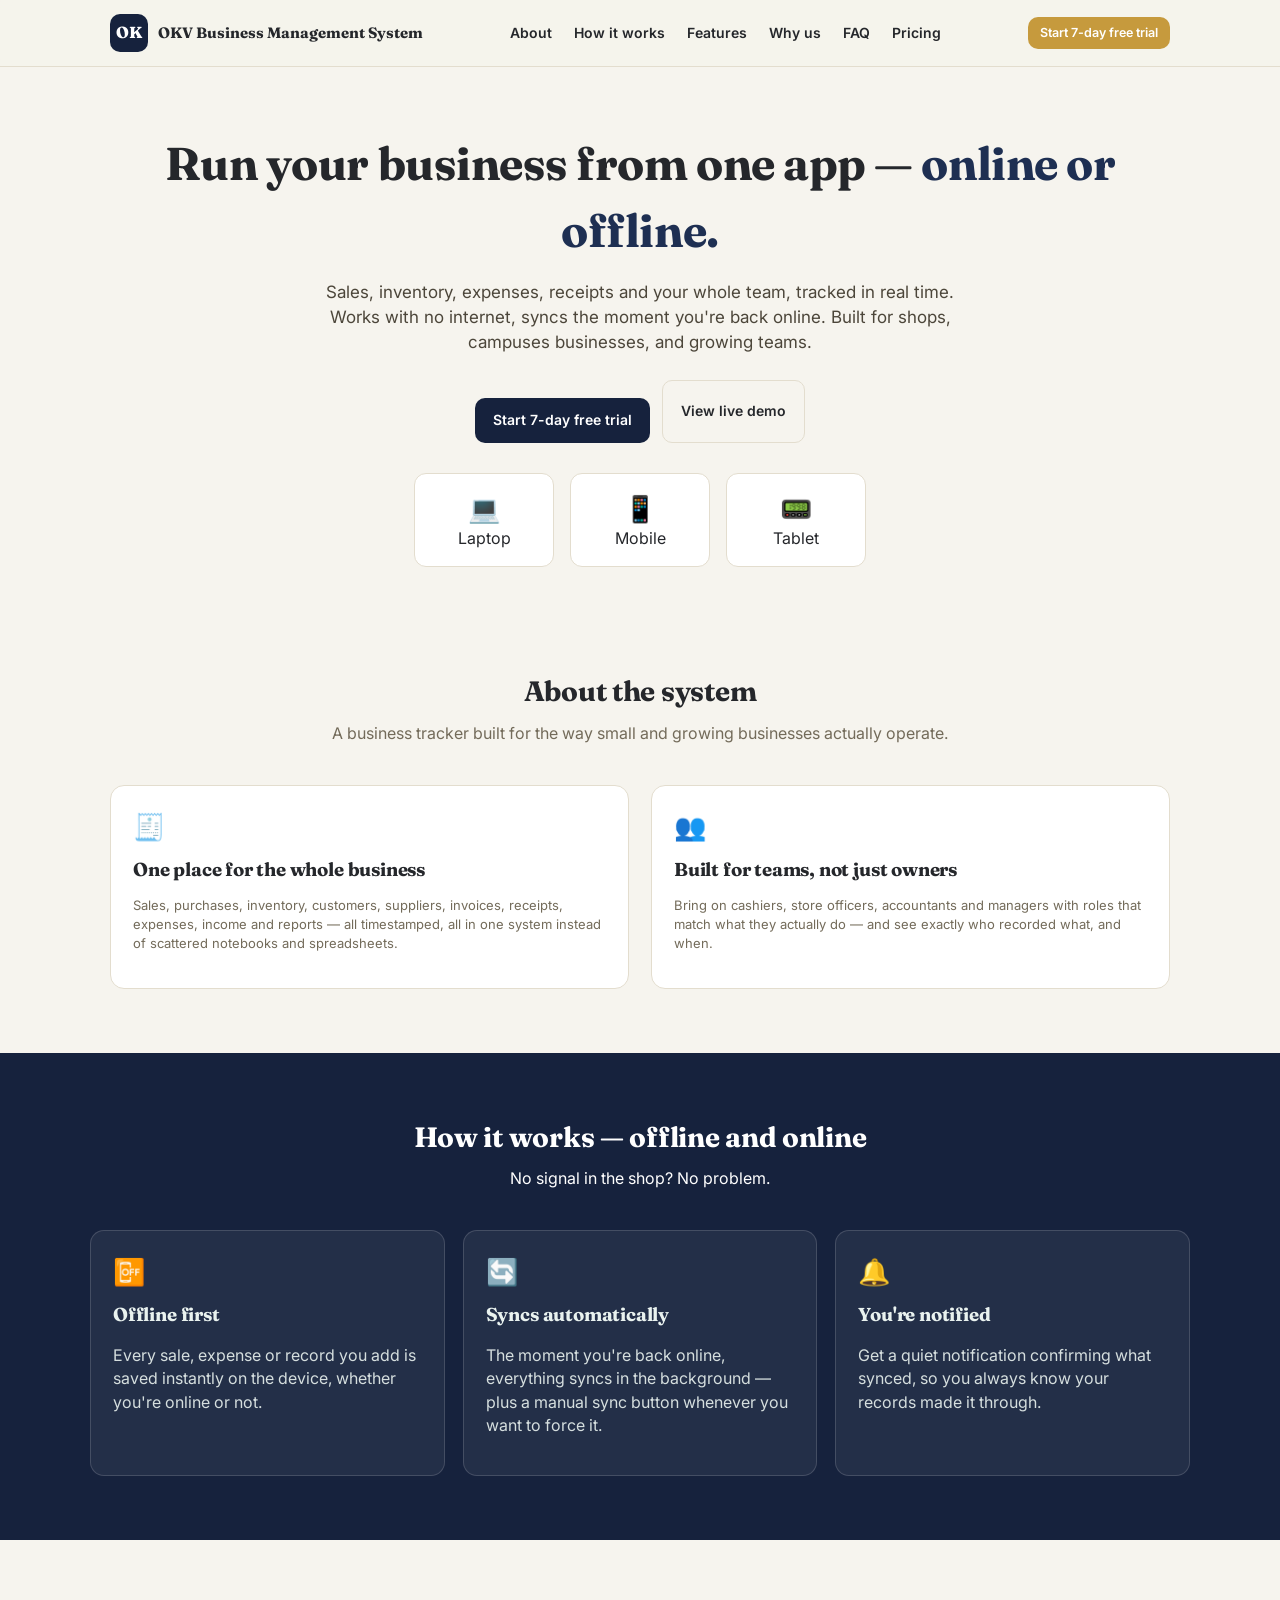
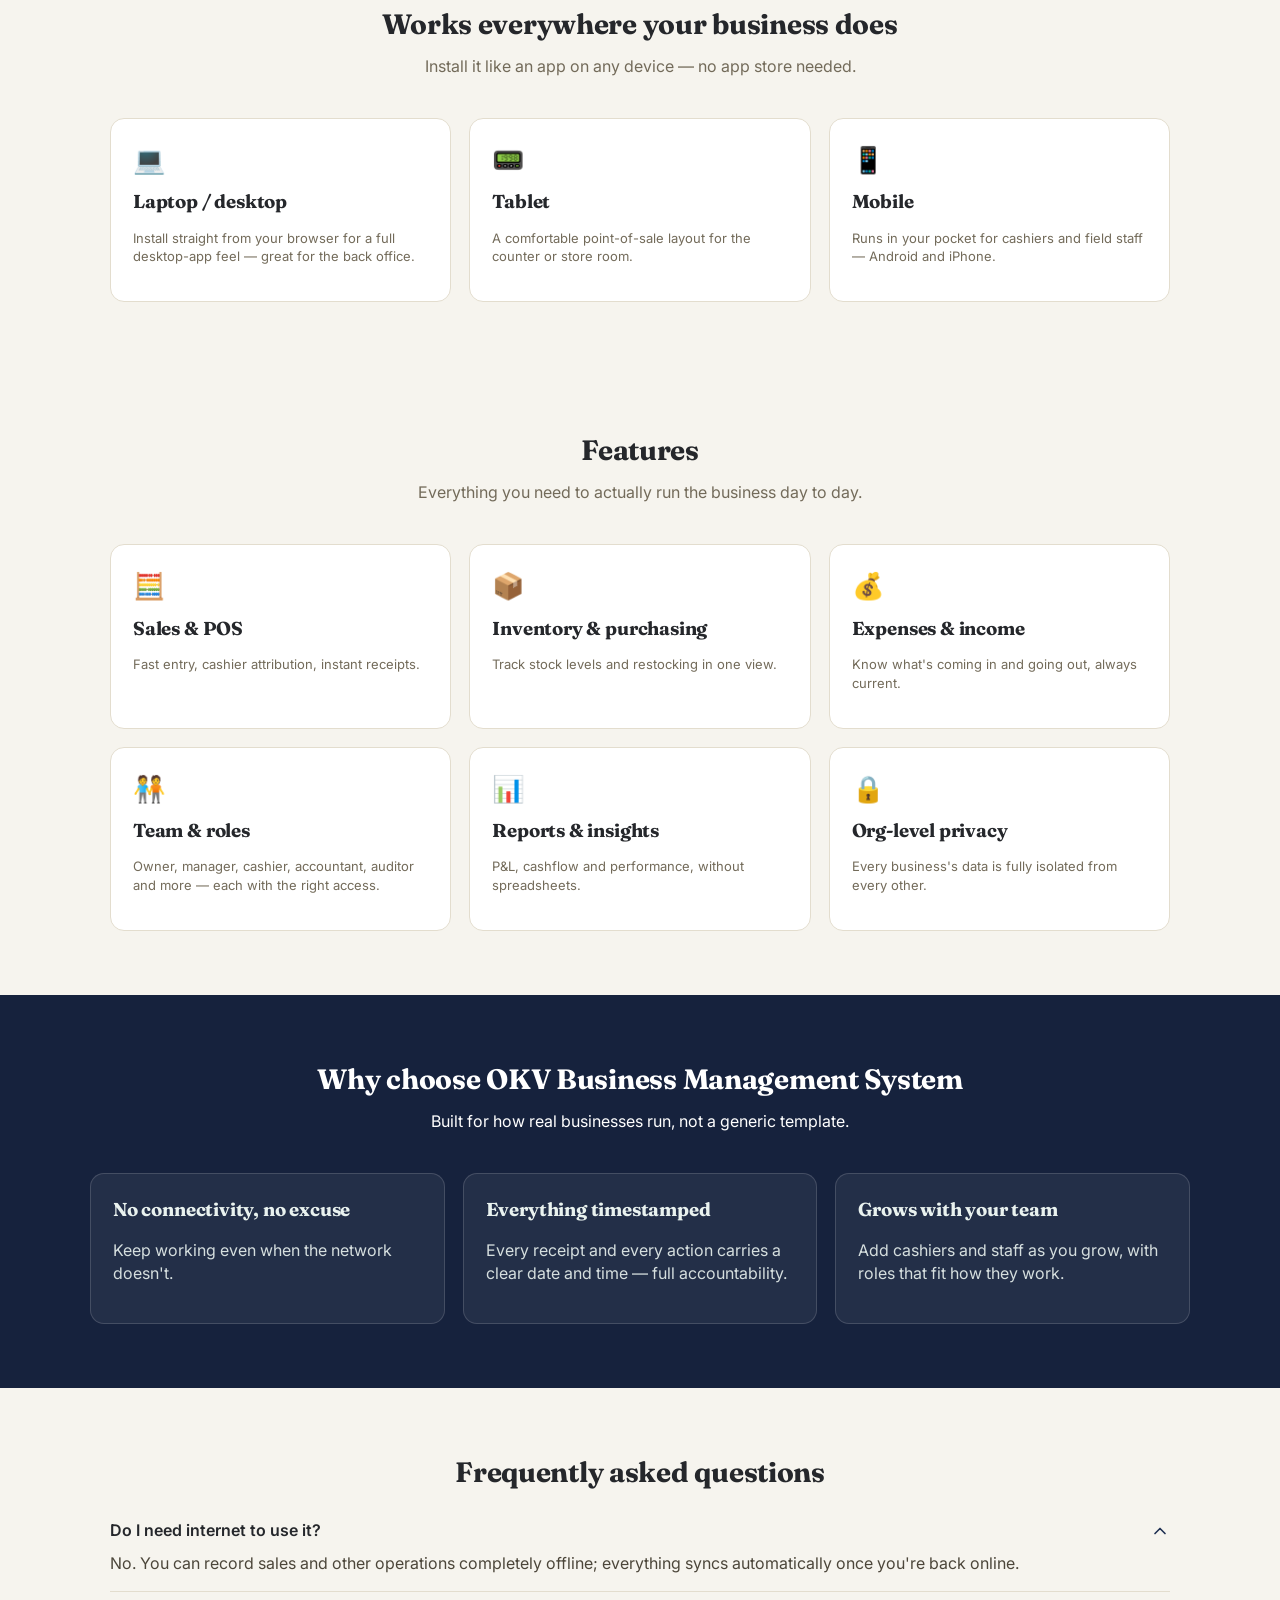
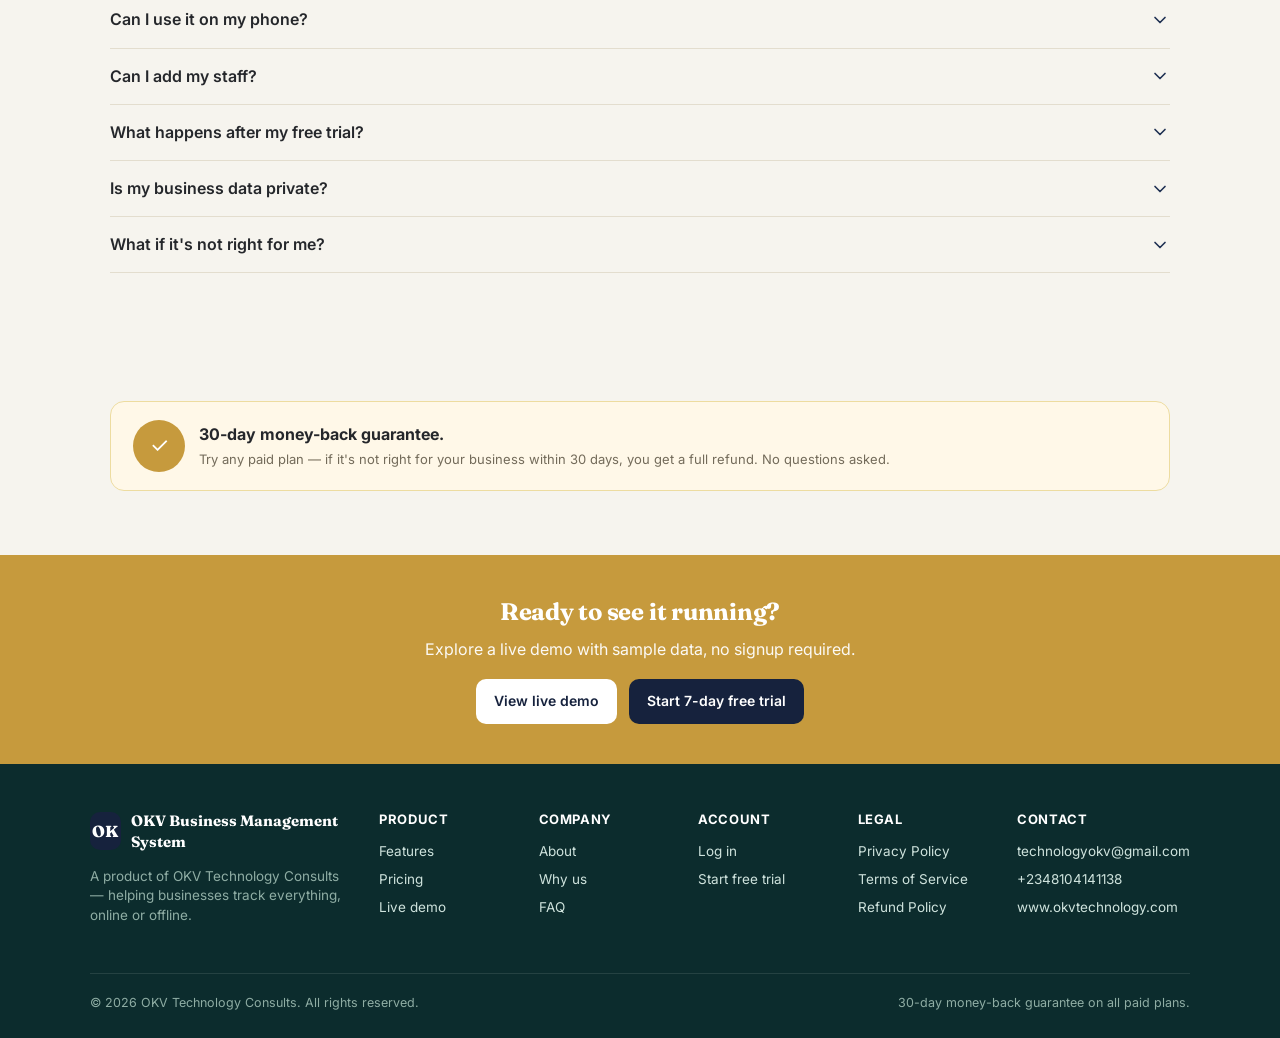
<file: index.html>
<!DOCTYPE html>
<html lang="en">
<head>
<meta charset="UTF-8">
<meta name="viewport" content="width=device-width, initial-scale=1">
<title>OKV Business Management System — Run your business, online or offline</title>
<link rel="icon" type="image/png" href="icons/icon-192.png">
<link rel="apple-touch-icon" href="icons/icon-192.png">
<meta name="description" content="Track sales, inventory, expenses and your whole team from one app that works with or without internet — on laptop, tablet or phone.">
<link rel="canonical" href="https://YOUR-DOMAIN-HERE.com/index.html">
<meta property="og:title" content="OKV Business Management System — Run your business, online or offline">
<meta property="og:description" content="Track sales, inventory, expenses and your whole team from one app that works with or without internet — on laptop, tablet or phone.">
<meta property="og:type" content="website">
<meta property="og:url" content="https://YOUR-DOMAIN-HERE.com/index.html">
<style>
@import url('https://fonts.googleapis.com/css2?family=Fraunces:opsz,wght@9..144,500;9..144,600;9..144,700&family=Inter:wght@400;500;600;700&display=swap');

:root{
  --ink:#25272b;
  --paper:#f6f4ee;
  --card:#ffffff;
  --teal:#16223d;
  --teal-2:#1e2f52;
  --gold:#c69a3d;
  --line:#e3ddce;
  --danger:#a4372f;
  --ok:#2f6d4f;
  --radius:14px;
}
*{box-sizing:border-box}
body{
  margin:0; background:var(--paper); color:var(--ink);
  font-family:'Inter',system-ui,sans-serif; line-height:1.45;
}
h1,h2,h3,.display{ font-family:'Fraunces',serif; letter-spacing:-.01em; }
.wrap{ max-width:460px; margin:0 auto; padding:32px 20px 60px; }
.wrap.wide{ max-width:960px; }
.brand{ display:flex; align-items:center; gap:10px; margin-bottom:28px; }
.brand .mark{ width:38px;height:38px;border-radius:10px;background:var(--teal);
  color:#fff;display:flex;align-items:center;justify-content:center;font-family:'Fraunces';font-weight:800;font-size:16px; }
.brand .name{ font-family:'Fraunces'; font-weight:700; font-size:15px; }
.brand .name small{ display:block; font-family:'Inter'; font-weight:400; font-size:11px; color:#6b6455; }

.card{ background:var(--card); border:1px solid var(--line); border-radius:var(--radius); padding:26px; }
label{ display:block; font-size:13px; font-weight:600; margin:14px 0 6px; }
input[type=text],input[type=password],input[type=email],select,textarea{
  width:100%; padding:11px 12px; border:1px solid var(--line); border-radius:10px;
  font-size:15px; font-family:inherit; background:#fff; color:var(--ink);
}
input:focus,select:focus,textarea:focus{ outline:2px solid var(--gold); outline-offset:1px; border-color:var(--gold); }
button, .btn{
  display:inline-flex; align-items:center; justify-content:center; gap:8px;
  border:none; border-radius:10px; padding:12px 18px; font-size:14px; font-weight:600;
  cursor:pointer; font-family:'Inter'; text-decoration:none;
}
.btn-primary{ background:var(--teal); color:#fff; width:100%; margin-top:18px; }
.btn-primary:hover{ background:var(--teal-2); }
.btn-gold{ background:var(--gold); color:#fff; }
.btn-outline{ background:transparent; border:1px solid var(--line); color:var(--ink); }
.btn-danger{ background:var(--danger); color:#fff; }
.btn-sm{ padding:7px 12px; font-size:12.5px; }
a{ color:var(--teal-2); }
.muted{ color:#736b5a; font-size:13px; }
.row{ display:flex; gap:10px; flex-wrap:wrap; }
.row > *{ flex:1; min-width:0; }
.center{ text-align:center; }
.divider{ height:1px; background:var(--line); margin:20px 0; }
.badge{ display:inline-block; padding:3px 9px; border-radius:20px; font-size:11.5px; font-weight:600; }
.badge.active{ background:#e2f3ea; color:var(--ok); }
.badge.suspended{ background:#f7e3df; color:var(--danger); }
.pill{ display:inline-block; padding:3px 9px; border-radius:20px; font-size:11px; background:#eef0e6; color:#3f4636; margin:2px 3px 0 0; }
table{ width:100%; border-collapse:collapse; font-size:13.5px; }
th,td{ text-align:left; padding:10px 8px; border-bottom:1px solid var(--line); vertical-align:top; }
th{ font-size:11.5px; text-transform:uppercase; letter-spacing:.04em; color:#736b5a; }
.table-scroll{ overflow-x:auto; -webkit-overflow-scrolling:touch; margin:0 -4px; padding:0 4px; }
.table-scroll table{ min-width:520px; }
img{ max-width:100%; }
.topbar{ display:flex; align-items:center; justify-content:space-between; gap:10px; flex-wrap:wrap; padding:14px 16px; background:var(--teal); color:#fff; }
.topbar .name{ font-family:'Fraunces'; font-weight:700; font-size:15px; }
.topbar .row{ flex-wrap:wrap; justify-content:flex-end; flex-direction:row; }
.tabs{ display:flex; gap:6px; overflow-x:auto; -webkit-overflow-scrolling:touch; padding:12px 16px 0; background:var(--teal); }
.tabs button{ background:rgba(255,255,255,.1); color:#fff; padding:9px 14px; border-radius:9px 9px 0 0; font-size:13px; white-space:nowrap; flex:none; }
.tabs button.active{ background:var(--paper); color:var(--ink); }
.panel{ padding:18px 16px 40px; }
.sync-strip{ display:flex; align-items:center; gap:10px; font-size:12.5px; padding:8px 16px; background:#fff; border-bottom:1px solid var(--line); flex-wrap:wrap; }
.dot{ width:8px;height:8px;border-radius:50%; flex:none; }
.dot.on{ background:var(--ok); } .dot.off{ background:var(--danger); }
.install-steps li{ margin-bottom:10px; }
.link-box{ background:#f2f0e7; border:1px dashed var(--line); border-radius:10px; padding:10px 12px; font-size:13px; word-break:break-all; }
.err{ color:var(--danger); font-size:13px; margin-top:8px; }
.ok{ color:var(--ok); font-size:13px; margin-top:8px; }
.modal-backdrop{ position:fixed; inset:0; background:rgba(19,37,35,.5); z-index:100; display:flex; align-items:center; justify-content:center; padding:20px; overflow-y:auto; }
.modal-card{ background:var(--card); border-radius:var(--radius); padding:24px; width:100%; max-width:420px; max-height:86vh; overflow-y:auto; box-shadow:0 20px 60px rgba(0,0,0,.35); margin:auto; }
@media (max-width:640px){
  .card{ padding:18px; }
  .wrap{ padding:22px 14px 50px; }
  h1{ font-size:26px; } h2{ font-size:22px; } h3{ font-size:17px; }
  .row{ flex-direction:column; }
}

</style>
<style>
  .mkt-nav{ position:sticky; top:0; z-index:40; background:rgba(245,243,236,.92); backdrop-filter:blur(6px); border-bottom:1px solid var(--line); }
  .mkt-nav-inner{ max-width:1100px; margin:0 auto; display:flex; align-items:center; justify-content:space-between; padding:14px 20px; gap:12px; }
  .mkt-links{ display:flex; gap:22px; align-items:center; }
  .mkt-links a{ color:var(--ink); text-decoration:none; font-size:14px; font-weight:600; cursor:pointer; }
  .mkt-links a:hover{ color:var(--teal-2); }
  .nav-toggle{ display:none; background:none; border:1px solid var(--line); color:var(--ink); width:40px; height:40px; padding:0; border-radius:10px; align-items:center; justify-content:center; flex:none; }
  .nav-toggle svg{ width:20px; height:20px; }
  .nav-right{ display:flex; align-items:center; gap:10px; }
  .mkt-links .btn-gold{ display:none; }
  .hero{ max-width:1100px; margin:0 auto; padding:64px 20px 40px; text-align:center; }
  .hero h1{ font-size:clamp(30px,5vw,46px); margin:0 0 16px; }
  .hero p.lead{ font-size:17px; color:#4c463a; max-width:640px; margin:0 auto 26px; }
  .hero-ctas{ display:flex; gap:12px; justify-content:center; flex-wrap:wrap; }
  .section{ max-width:1100px; margin:0 auto; padding:64px 20px; scroll-margin-top:72px; }
  .section h2{ font-size:28px; margin:0 0 10px; text-align:center; }
  .section p.kicker{ text-align:center; color:#736b5a; margin:0 0 40px; }
  .grid3{ display:grid; grid-template-columns:repeat(3,1fr); gap:18px; }
  .grid2{ display:grid; grid-template-columns:repeat(2,1fr); gap:22px; }
  .feature-card{ background:var(--card); border:1px solid var(--line); border-radius:var(--radius); padding:22px; }
  .feature-card .ico{ font-size:26px; margin-bottom:10px; }
  .band{ background:var(--teal); color:#fff; }
  .band .section h2, .band .section p.kicker{ color:#fff; }
  .band .feature-card{ background:rgba(255,255,255,.06); border-color:rgba(255,255,255,.15); color:#e9f2ef; }
  .faq-item{ border-bottom:1px solid var(--line); padding:16px 0; }
  .faq-item summary{ cursor:pointer; font-weight:600; list-style:none; display:flex; align-items:center; justify-content:space-between; gap:12px; }
  .faq-item summary::-webkit-details-marker{ display:none; }
  .faq-item summary .chev{ flex:none; width:20px; height:20px; color:var(--teal-2); transition:transform .18s ease; }
  .faq-item[open] summary .chev{ transform:rotate(180deg); }
  .faq-item summary:hover{ color:var(--teal-2); }
  .faq-item p{ color:#4c463a; margin:10px 0 0; }
  .guarantee{ display:flex; align-items:center; gap:14px; background:#fff8e8; border:1px solid #eddca0; border-radius:var(--radius); padding:18px 22px; }
  .guarantee .badge-circle{ width:52px;height:52px;border-radius:50%; background:var(--gold); color:#fff; display:flex; align-items:center; justify-content:center; font-size:22px; flex:none; }
  footer{ background:#0c2c2d; color:#cfe3dd; padding:46px 20px 26px; }
  .footer-inner{ max-width:1100px; margin:0 auto; display:grid; grid-template-columns:2fr 1fr 1fr 1fr 1fr 1fr; gap:30px; }
  footer a{ color:#cfe3dd; text-decoration:none; font-size:13.5px; display:block; margin-bottom:8px; }
  footer h4{ color:#fff; font-size:13px; text-transform:uppercase; letter-spacing:.05em; margin:0 0 14px; }
  footer .bottom{ max-width:1100px; margin:34px auto 0; padding-top:20px; border-top:1px solid rgba(255,255,255,.1); font-size:12.5px; color:#8fada4; display:flex; justify-content:space-between; flex-wrap:wrap; gap:10px; }
  .platform-row{ display:flex; gap:16px; justify-content:center; flex-wrap:wrap; margin-top:30px; }
  .platform-pill{ background:var(--card); border:1px solid var(--line); border-radius:12px; padding:16px 22px; text-align:center; min-width:140px; }
  .platform-pill .ico{ font-size:26px; }
  .cta-strip{ background:var(--gold); color:#fff; text-align:center; padding:40px 20px; }
  .cta-strip h3{ margin:0 0 8px; font-size:24px; }
  @media (max-width:820px){ .grid3{ grid-template-columns:1fr; } .grid2{ grid-template-columns:1fr; } .footer-inner{ grid-template-columns:1fr 1fr; }
    .nav-toggle{ display:inline-flex; }
    .mkt-links{ display:none; position:absolute; left:16px; right:16px; top:calc(100% + 8px); background:var(--card); border:1px solid var(--line); border-radius:12px;
      padding:10px; flex-direction:column; align-items:stretch; gap:0; box-shadow:0 12px 32px rgba(0,0,0,.15); }
    .mkt-links.open{ display:flex; }
    .mkt-links a{ padding:12px 10px; border-radius:8px; }
    .mkt-links a:hover, .mkt-links a:active{ background:var(--paper); }
    .mkt-nav-inner{ position:relative; }
    .mkt-nav-inner .nav-right > .btn-gold{ display:none; }
    .mkt-links .btn-gold{ display:flex; margin-top:6px; width:100%; }
  }
  @media (max-width:480px){ .footer-inner{ grid-template-columns:1fr; } .hero{ padding:44px 16px 30px; } .section{ padding:44px 16px; } }
  @media (max-width:820px){ .section{ scroll-margin-top:72px; } }
</style>
</head>
<body>

<nav class="mkt-nav">
  <div class="mkt-nav-inner">
    <div class="brand" style="margin-bottom:0">
      <div class="mark">OK</div>
      <div class="name">OKV Business Management System</div>
    </div>
    <div class="mkt-links" id="scrollNav">
      <a data-scroll="about">About</a>
      <a data-scroll="how-it-works">How it works</a>
      <a data-scroll="features">Features</a>
      <a data-scroll="why-us">Why us</a>
      <a data-scroll="faq">FAQ</a>
      <a href="pricing.html">Pricing</a>
      <a href="pricing.html" class="btn btn-gold btn-sm">Start 7-day free trial</a>
    </div>
    <div class="nav-right">
      <a href="pricing.html" class="btn btn-gold btn-sm">Start 7-day free trial</a>
      <button class="nav-toggle" id="navToggle" aria-label="Open menu" aria-expanded="false">
        <svg id="navIconOpen" viewBox="0 0 24 24" fill="none" stroke="currentColor" stroke-width="2" stroke-linecap="round"><line x1="4" y1="7" x2="20" y2="7"/><line x1="4" y1="12" x2="20" y2="12"/><line x1="4" y1="17" x2="20" y2="17"/></svg>
        <svg id="navIconClose" viewBox="0 0 24 24" fill="none" stroke="currentColor" stroke-width="2" stroke-linecap="round" style="display:none"><line x1="5" y1="5" x2="19" y2="19"/><line x1="19" y1="5" x2="5" y2="19"/></svg>
      </button>
    </div>
  </div>
</nav>

<header class="hero">
  <h1>Run your business from one app — <span style="color:var(--teal-2)">online or offline.</span></h1>
  <p class="lead">Sales, inventory, expenses, receipts and your whole team, tracked in real time. Works with no internet, syncs the moment you're back online. Built for shops, campuses businesses, and growing teams.</p>
  <div class="hero-ctas">
    <a href="pricing.html" class="btn btn-primary" style="width:auto">Start 7-day free trial</a>
    <a href="demo.html" class="btn btn-outline">View live demo</a>
  </div>
  <div class="platform-row">
    <div class="platform-pill"><div class="ico">💻</div><div>Laptop</div></div>
    <div class="platform-pill"><div class="ico">📱</div><div>Mobile</div></div>
    <div class="platform-pill"><div class="ico">📟</div><div>Tablet</div></div>
  </div>
</header>

<section class="section" id="about">
  <h2>About the system</h2>
  <p class="kicker">A business tracker built for the way small and growing businesses actually operate.</p>
  <div class="grid2">
    <div class="feature-card">
      <div class="ico">🧾</div>
      <h3 style="margin:0 0 6px">One place for the whole business</h3>
      <p class="muted">Sales, purchases, inventory, customers, suppliers, invoices, receipts, expenses, income and reports — all timestamped, all in one system instead of scattered notebooks and spreadsheets.</p>
    </div>
    <div class="feature-card">
      <div class="ico">👥</div>
      <h3 style="margin:0 0 6px">Built for teams, not just owners</h3>
      <p class="muted">Bring on cashiers, store officers, accountants and managers with roles that match what they actually do — and see exactly who recorded what, and when.</p>
    </div>
  </div>
</section>

<section class="section band" id="how-it-works" style="max-width:none">
  <div class="section" style="padding:0;max-width:1100px">
    <h2>How it works — offline and online</h2>
    <p class="kicker">No signal in the shop? No problem.</p>
    <div class="grid3">
      <div class="feature-card">
        <div class="ico">📴</div>
        <h3 style="margin:0 0 6px">Offline first</h3>
        <p style="opacity:.9">Every sale, expense or record you add is saved instantly on the device, whether you're online or not.</p>
      </div>
      <div class="feature-card">
        <div class="ico">🔄</div>
        <h3 style="margin:0 0 6px">Syncs automatically</h3>
        <p style="opacity:.9">The moment you're back online, everything syncs in the background — plus a manual sync button whenever you want to force it.</p>
      </div>
      <div class="feature-card">
        <div class="ico">🔔</div>
        <h3 style="margin:0 0 6px">You're notified</h3>
        <p style="opacity:.9">Get a quiet notification confirming what synced, so you always know your records made it through.</p>
      </div>
    </div>
  </div>
</section>

<section class="section" id="cross-platform">
  <h2>Works everywhere your business does</h2>
  <p class="kicker">Install it like an app on any device — no app store needed.</p>
  <div class="grid3">
    <div class="feature-card"><div class="ico">💻</div><h3 style="margin:0 0 6px">Laptop / desktop</h3><p class="muted">Install straight from your browser for a full desktop-app feel — great for the back office.</p></div>
    <div class="feature-card"><div class="ico">📟</div><h3 style="margin:0 0 6px">Tablet</h3><p class="muted">A comfortable point-of-sale layout for the counter or store room.</p></div>
    <div class="feature-card"><div class="ico">📱</div><h3 style="margin:0 0 6px">Mobile</h3><p class="muted">Runs in your pocket for cashiers and field staff — Android and iPhone.</p></div>
  </div>
</section>

<section class="section" id="features">
  <h2>Features</h2>
  <p class="kicker">Everything you need to actually run the business day to day.</p>
  <div class="grid3">
    <div class="feature-card"><div class="ico">🧮</div><h3 style="margin:0 0 6px">Sales &amp; POS</h3><p class="muted">Fast entry, cashier attribution, instant receipts.</p></div>
    <div class="feature-card"><div class="ico">📦</div><h3 style="margin:0 0 6px">Inventory &amp; purchasing</h3><p class="muted">Track stock levels and restocking in one view.</p></div>
    <div class="feature-card"><div class="ico">💰</div><h3 style="margin:0 0 6px">Expenses &amp; income</h3><p class="muted">Know what's coming in and going out, always current.</p></div>
    <div class="feature-card"><div class="ico">🧑‍🤝‍🧑</div><h3 style="margin:0 0 6px">Team &amp; roles</h3><p class="muted">Owner, manager, cashier, accountant, auditor and more — each with the right access.</p></div>
    <div class="feature-card"><div class="ico">📊</div><h3 style="margin:0 0 6px">Reports &amp; insights</h3><p class="muted">P&amp;L, cashflow and performance, without spreadsheets.</p></div>
    <div class="feature-card"><div class="ico">🔒</div><h3 style="margin:0 0 6px">Org-level privacy</h3><p class="muted">Every business's data is fully isolated from every other.</p></div>
  </div>
</section>

<section class="section band" style="max-width:none" id="why-us">
  <div class="section" style="padding:0;max-width:1100px">
    <h2>Why choose OKV Business Management System</h2>
    <p class="kicker">Built for how real businesses run, not a generic template.</p>
    <div class="grid3">
      <div class="feature-card"><h3 style="margin:0 0 6px">No connectivity, no excuse</h3><p style="opacity:.9">Keep working even when the network doesn't.</p></div>
      <div class="feature-card"><h3 style="margin:0 0 6px">Everything timestamped</h3><p style="opacity:.9">Every receipt and every action carries a clear date and time — full accountability.</p></div>
      <div class="feature-card"><h3 style="margin:0 0 6px">Grows with your team</h3><p style="opacity:.9">Add cashiers and staff as you grow, with roles that fit how they work.</p></div>
    </div>
  </div>
</section>

<section class="section" id="faq">
  <h2>Frequently asked questions</h2>
  <div>
    <details class="faq-item" open><summary><span>Do I need internet to use it?</span><svg class="chev" viewBox="0 0 24 24" fill="none" stroke="currentColor" stroke-width="2" stroke-linecap="round" stroke-linejoin="round"><polyline points="6 9 12 15 18 9"/></svg></summary><p>No. You can record sales and other operations completely offline; everything syncs automatically once you're back online.</p></details>
    <details class="faq-item"><summary><span>Can I use it on my phone?</span><svg class="chev" viewBox="0 0 24 24" fill="none" stroke="currentColor" stroke-width="2" stroke-linecap="round" stroke-linejoin="round"><polyline points="6 9 12 15 18 9"/></svg></summary><p>Yes — it installs like an app on Android and iPhone, plus laptops and tablets, with no app store required.</p></details>
    <details class="faq-item"><summary><span>Can I add my staff?</span><svg class="chev" viewBox="0 0 24 24" fill="none" stroke="currentColor" stroke-width="2" stroke-linecap="round" stroke-linejoin="round"><polyline points="6 9 12 15 18 9"/></svg></summary><p>Yes. Create cashiers, store officers, accountants and more, and assign each one a role that controls what they can do.</p></details>
    <details class="faq-item"><summary><span>What happens after my free trial?</span><svg class="chev" viewBox="0 0 24 24" fill="none" stroke="currentColor" stroke-width="2" stroke-linecap="round" stroke-linejoin="round"><polyline points="6 9 12 15 18 9"/></svg></summary><p>You keep full access for 7 days, no card required. Afterward, choose a plan on the pricing page to continue.</p></details>
    <details class="faq-item"><summary><span>Is my business data private?</span><svg class="chev" viewBox="0 0 24 24" fill="none" stroke="currentColor" stroke-width="2" stroke-linecap="round" stroke-linejoin="round"><polyline points="6 9 12 15 18 9"/></svg></summary><p>Yes — every organization's data is fully isolated. No other business can ever see yours.</p></details>
    <details class="faq-item"><summary><span>What if it's not right for me?</span><svg class="chev" viewBox="0 0 24 24" fill="none" stroke="currentColor" stroke-width="2" stroke-linecap="round" stroke-linejoin="round"><polyline points="6 9 12 15 18 9"/></svg></summary><p>You're covered by our 30-day money-back guarantee — see below.</p></details>
  </div>
</section>

<section class="section">
  <div class="guarantee">
    <div class="badge-circle">✓</div>
    <div>
      <strong>30-day money-back guarantee.</strong>
      <p class="muted" style="margin:4px 0 0">Try any paid plan — if it's not right for your business within 30 days, you get a full refund. No questions asked.</p>
    </div>
  </div>
</section>

<div class="cta-strip">
  <h3>Ready to see it running?</h3>
  <p style="margin:0 0 18px;opacity:.95">Explore a live demo with sample data, no signup required.</p>
  <div class="hero-ctas">
    <a href="demo.html" class="btn" style="background:#fff;color:var(--teal)">View live demo</a>
    <a href="pricing.html" class="btn" style="background:var(--teal);color:#fff">Start 7-day free trial</a>
  </div>
</div>

<footer>
  <div class="footer-inner">
    <div>
      <div class="brand" style="margin-bottom:10px">
        <div class="mark">OK</div><div class="name" style="color:#fff">OKV Business Management System</div>
      </div>
      <p style="color:#8fada4;font-size:13.5px;max-width:280px">A product of OKV Technology Consults — helping businesses track everything, online or offline.</p>
    </div>
    <div>
      <h4>Product</h4>
      <a href="index.html#features">Features</a>
      <a href="pricing.html">Pricing</a>
      <a href="demo.html">Live demo</a>
    </div>
    <div>
      <h4>Company</h4>
      <a href="index.html#about">About</a>
      <a href="index.html#why-us">Why us</a>
      <a href="index.html#faq">FAQ</a>
    </div>
    <div>
      <h4>Account</h4>
      <a href="login.html">Log in</a>
      <a href="pricing.html">Start free trial</a>
    </div>
    <div>
      <h4>Legal</h4>
      <a href="privacy.html">Privacy Policy</a>
      <a href="terms.html">Terms of Service</a>
      <a href="refund-policy.html">Refund Policy</a>
    </div>
    <div>
      <h4>Contact</h4>
      <a href="mailto:technologyokv@gmail.com" id="footerEmail">technologyokv@gmail.com</a>
      <a href="tel:+2348104141138" id="footerPhone">+234 810 414 1138</a>
      <a href="https://www.okvtechnology.com" target="_blank" rel="noopener" id="footerWebsite">www.okvtechnology.com</a>
    </div>
  </div>
  <div class="bottom">
    <span>© <span id="yr"></span> OKV Technology Consults. All rights reserved.</span>
    <span>30-day money-back guarantee on all paid plans.</span>
  </div>
</footer>

<script src="app-common.js"></script>
<script>
document.getElementById('yr').textContent = new Date().getFullYear();

// Mobile menu button — toggles the dropdown nav open/closed and swaps the
// hamburger/close icons. Also closes automatically after picking a link.
(function () {
  const btn = document.getElementById('navToggle');
  const nav = document.getElementById('scrollNav');
  const iconOpen = document.getElementById('navIconOpen');
  const iconClose = document.getElementById('navIconClose');
  function setOpen(open) {
    nav.classList.toggle('open', open);
    btn.setAttribute('aria-expanded', open ? 'true' : 'false');
    iconOpen.style.display = open ? 'none' : '';
    iconClose.style.display = open ? '' : 'none';
  }
  btn.addEventListener('click', () => setOpen(!nav.classList.contains('open')));
  nav.querySelectorAll('a').forEach(a => a.addEventListener('click', () => setOpen(false)));
  document.addEventListener('click', (e) => {
    if (nav.classList.contains('open') && !nav.contains(e.target) && !btn.contains(e.target)) setOpen(false);
  });
})();

document.querySelectorAll('[data-scroll]').forEach(a => {
  a.addEventListener('click', () => {
    document.getElementById(a.dataset.scroll).scrollIntoView({ behavior: 'smooth', block: 'start' });
  });
});
loadLiveSettings().then(() => {
  const e = document.getElementById('footerEmail'); if (e) { e.textContent = SUPPORT_EMAIL; e.href = 'mailto:' + SUPPORT_EMAIL; }
  const p = document.getElementById('footerPhone'); if (p) { p.textContent = SUPPORT_PHONE; p.href = 'tel:' + SUPPORT_PHONE.replace(/\s/g, ''); }
  const w = document.getElementById('footerWebsite'); if (w) { w.textContent = SUPPORT_WEBSITE; w.href = 'https://' + SUPPORT_WEBSITE.replace(/^https?:\/\//, ''); }
});
</script>
</body>
</html>
</file>
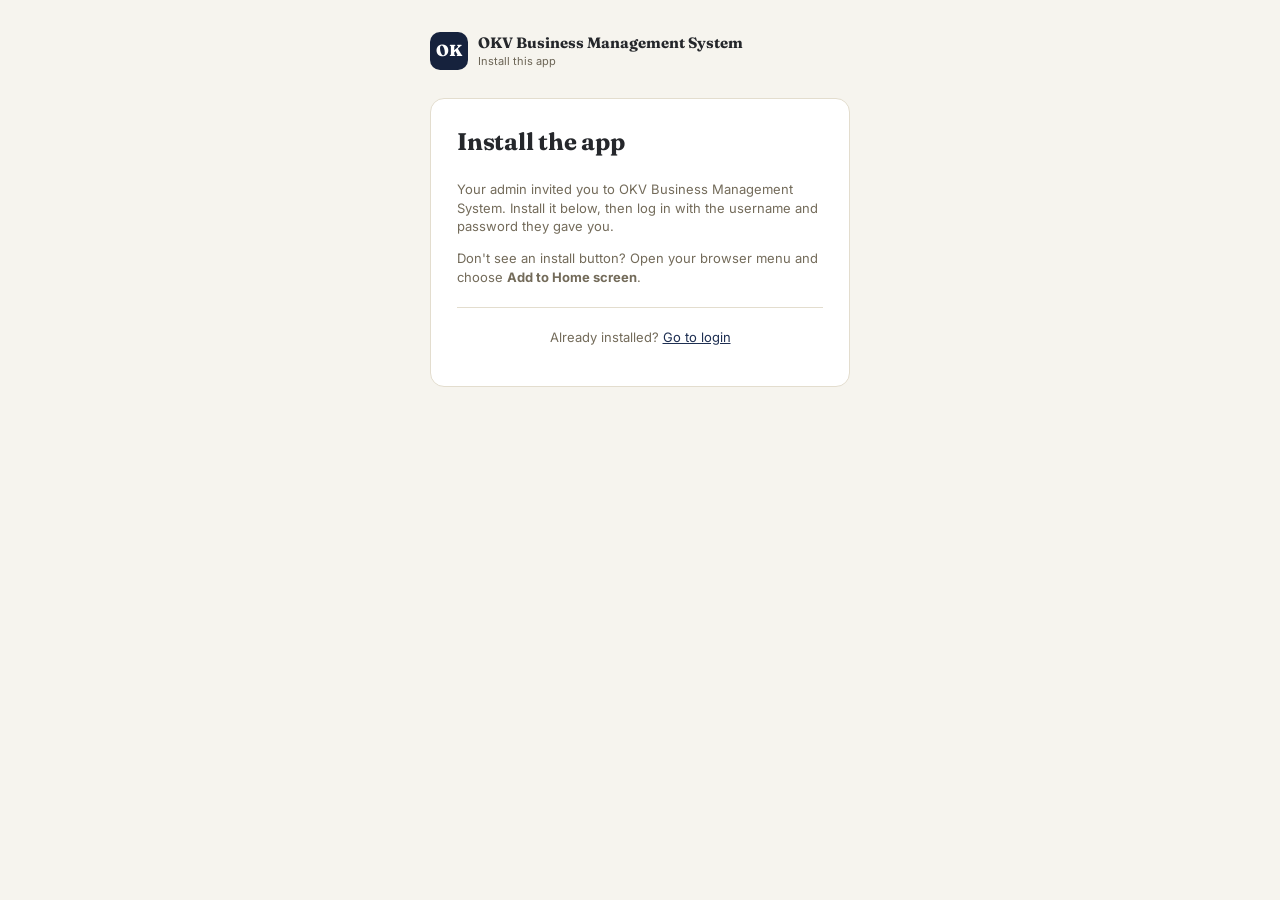
<file: install.html>
<!DOCTYPE html>
<html lang="en">
<head>
<meta charset="UTF-8">
<meta name="viewport" content="width=device-width, initial-scale=1">
<title>Install OKV Business Management System</title>
<meta name="robots" content="noindex, nofollow">
<link rel="manifest" href="manifest.json">
<meta name="theme-color" content="#16223d">
<link rel="icon" type="image/png" href="icons/icon-192.png">
<link rel="apple-touch-icon" href="icons/icon-192.png">
<style>
@import url('https://fonts.googleapis.com/css2?family=Fraunces:opsz,wght@9..144,500;9..144,600;9..144,700&family=Inter:wght@400;500;600;700&display=swap');

:root{
  --ink:#25272b;
  --paper:#f6f4ee;
  --card:#ffffff;
  --teal:#16223d;
  --teal-2:#1e2f52;
  --gold:#c69a3d;
  --line:#e3ddce;
  --danger:#a4372f;
  --ok:#2f6d4f;
  --radius:14px;
}
*{box-sizing:border-box}
body{
  margin:0; background:var(--paper); color:var(--ink);
  font-family:'Inter',system-ui,sans-serif; line-height:1.45;
}
h1,h2,h3,.display{ font-family:'Fraunces',serif; letter-spacing:-.01em; }
.wrap{ max-width:460px; margin:0 auto; padding:32px 20px 60px; }
.wrap.wide{ max-width:960px; }
.brand{ display:flex; align-items:center; gap:10px; margin-bottom:28px; }
.brand .mark{ width:38px;height:38px;border-radius:10px;background:var(--teal);
  color:#fff;display:flex;align-items:center;justify-content:center;font-family:'Fraunces';font-weight:800;font-size:16px; }
.brand .name{ font-family:'Fraunces'; font-weight:700; font-size:15px; }
.brand .name small{ display:block; font-family:'Inter'; font-weight:400; font-size:11px; color:#6b6455; }

.card{ background:var(--card); border:1px solid var(--line); border-radius:var(--radius); padding:26px; }
label{ display:block; font-size:13px; font-weight:600; margin:14px 0 6px; }
input[type=text],input[type=password],input[type=email],select,textarea{
  width:100%; padding:11px 12px; border:1px solid var(--line); border-radius:10px;
  font-size:15px; font-family:inherit; background:#fff; color:var(--ink);
}
input:focus,select:focus,textarea:focus{ outline:2px solid var(--gold); outline-offset:1px; border-color:var(--gold); }
button, .btn{
  display:inline-flex; align-items:center; justify-content:center; gap:8px;
  border:none; border-radius:10px; padding:12px 18px; font-size:14px; font-weight:600;
  cursor:pointer; font-family:'Inter'; text-decoration:none;
}
.btn-primary{ background:var(--teal); color:#fff; width:100%; margin-top:18px; }
.btn-primary:hover{ background:var(--teal-2); }
.btn-gold{ background:var(--gold); color:#fff; }
.btn-outline{ background:transparent; border:1px solid var(--line); color:var(--ink); }
.btn-danger{ background:var(--danger); color:#fff; }
.btn-sm{ padding:7px 12px; font-size:12.5px; }
a{ color:var(--teal-2); }
.muted{ color:#736b5a; font-size:13px; }
.row{ display:flex; gap:10px; flex-wrap:wrap; }
.row > *{ flex:1; min-width:0; }
.center{ text-align:center; }
.divider{ height:1px; background:var(--line); margin:20px 0; }
.badge{ display:inline-block; padding:3px 9px; border-radius:20px; font-size:11.5px; font-weight:600; }
.badge.active{ background:#e2f3ea; color:var(--ok); }
.badge.suspended{ background:#f7e3df; color:var(--danger); }
.pill{ display:inline-block; padding:3px 9px; border-radius:20px; font-size:11px; background:#eef0e6; color:#3f4636; margin:2px 3px 0 0; }
table{ width:100%; border-collapse:collapse; font-size:13.5px; }
th,td{ text-align:left; padding:10px 8px; border-bottom:1px solid var(--line); vertical-align:top; }
th{ font-size:11.5px; text-transform:uppercase; letter-spacing:.04em; color:#736b5a; }
.table-scroll{ overflow-x:auto; -webkit-overflow-scrolling:touch; margin:0 -4px; padding:0 4px; }
.table-scroll table{ min-width:520px; }
img{ max-width:100%; }
.topbar{ display:flex; align-items:center; justify-content:space-between; gap:10px; flex-wrap:wrap; padding:14px 16px; background:var(--teal); color:#fff; }
.topbar .name{ font-family:'Fraunces'; font-weight:700; font-size:15px; }
.topbar .row{ flex-wrap:wrap; justify-content:flex-end; flex-direction:row; }
.tabs{ display:flex; gap:6px; overflow-x:auto; -webkit-overflow-scrolling:touch; padding:12px 16px 0; background:var(--teal); }
.tabs button{ background:rgba(255,255,255,.1); color:#fff; padding:9px 14px; border-radius:9px 9px 0 0; font-size:13px; white-space:nowrap; flex:none; }
.tabs button.active{ background:var(--paper); color:var(--ink); }
.panel{ padding:18px 16px 40px; }
.sync-strip{ display:flex; align-items:center; gap:10px; font-size:12.5px; padding:8px 16px; background:#fff; border-bottom:1px solid var(--line); flex-wrap:wrap; }
.dot{ width:8px;height:8px;border-radius:50%; flex:none; }
.dot.on{ background:var(--ok); } .dot.off{ background:var(--danger); }
.install-steps li{ margin-bottom:10px; }
.link-box{ background:#f2f0e7; border:1px dashed var(--line); border-radius:10px; padding:10px 12px; font-size:13px; word-break:break-all; }
.err{ color:var(--danger); font-size:13px; margin-top:8px; }
.ok{ color:var(--ok); font-size:13px; margin-top:8px; }
.modal-backdrop{ position:fixed; inset:0; background:rgba(19,37,35,.5); z-index:100; display:flex; align-items:center; justify-content:center; padding:20px; overflow-y:auto; }
.modal-card{ background:var(--card); border-radius:var(--radius); padding:24px; width:100%; max-width:420px; max-height:86vh; overflow-y:auto; box-shadow:0 20px 60px rgba(0,0,0,.35); margin:auto; }
@media (max-width:640px){
  .card{ padding:18px; }
  .wrap{ padding:22px 14px 50px; }
  h1{ font-size:26px; } h2{ font-size:22px; } h3{ font-size:17px; }
  .row{ flex-direction:column; }
}

</style>
</head>
<body>
<div class="wrap">
  <div class="brand"><div class="mark">OK</div><div class="name">OKV Business Management System<small id="orgLine">Install this app</small></div></div>

  <div class="card" id="installedCard" style="display:none">
    <h2 style="margin-top:0">You're all set</h2>
    <p class="muted">The app is installed. Open it from your home screen and log in with the details your admin gave you.</p>
    <a class="btn btn-primary" style="width:100%;text-align:center" href="login.html">Go to login</a>
  </div>

  <div class="card" id="mainCard">
    <h2 style="margin-top:0">Install the app</h2>
    <p class="muted">Your admin invited you to OKV Business Management System. Install it below, then log in with the username and password they gave you.</p>

    <button class="btn-gold" id="installBtn" style="display:none;width:100%">Install app</button>

    <div id="androidHint" class="muted" style="display:none;margin-top:10px">
      Don't see an install button? Open your browser menu and choose <strong>Add to Home screen</strong>.
    </div>

    <ol class="install-steps muted" id="iosSteps" style="display:none;padding-left:18px;margin-top:14px">
      <li>Tap the <strong>Share</strong> icon in Safari's toolbar (square with an arrow).</li>
      <li>Scroll down and tap <strong>Add to Home Screen</strong>.</li>
      <li>Tap <strong>Add</strong> in the top right.</li>
      <li>Open the new icon from your home screen to log in.</li>
    </ol>

    <div class="divider"></div>
    <p class="center muted">Already installed? <a href="login.html">Go to login</a></p>
  </div>
</div>

<script src="app-common.js"></script>
<script>
if ('serviceWorker' in navigator) navigator.serviceWorker.register('service-worker.js');
loadLiveSettings(); // picks up the org's live logo/colors set from the Super Admin Settings tab

if (isStandalone()) {
  document.getElementById('mainCard').style.display = 'none';
  document.getElementById('installedCard').style.display = 'block';
} else if (isIos()) {
  document.getElementById('iosSteps').style.display = 'block';
} else {
  document.getElementById('androidHint').style.display = 'block';
}

document.addEventListener('okv-install-available', () => {
  document.getElementById('installBtn').style.display = 'inline-flex';
});
document.getElementById('installBtn').addEventListener('click', async () => {
  const accepted = await triggerInstall();
  if (accepted) {
    document.getElementById('mainCard').style.display = 'none';
    document.getElementById('installedCard').style.display = 'block';
  }
});
</script>
</body>
</html>
</file>
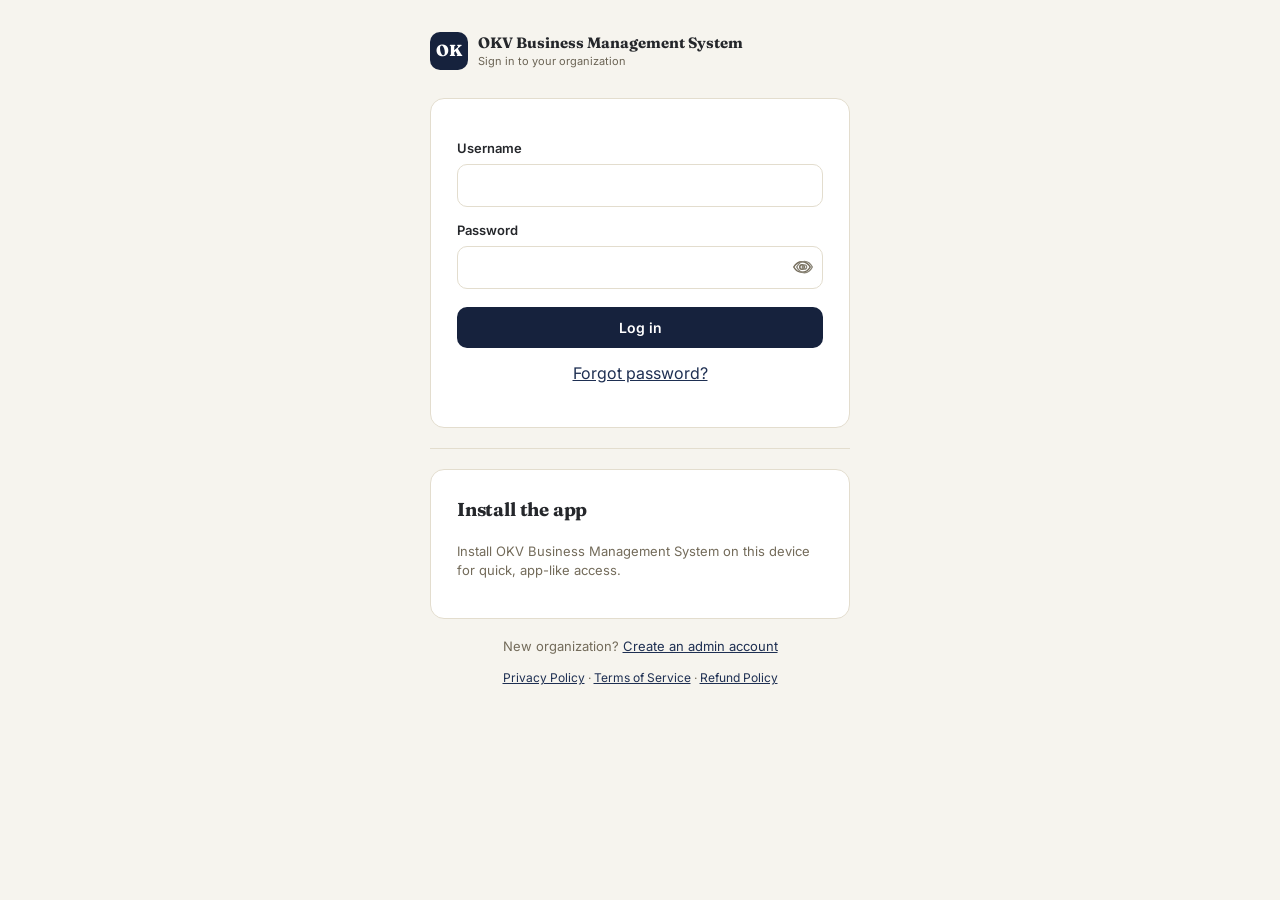
<file: login.html>
<!DOCTYPE html>
<html lang="en">
<head>
<meta charset="UTF-8">
<meta name="viewport" content="width=device-width, initial-scale=1">
<title>Log in — OKV Business Management System</title>
<meta name="robots" content="noindex, nofollow">
<link rel="manifest" href="manifest.json">
<meta name="theme-color" content="#16223d">
<link rel="icon" type="image/png" href="icons/icon-192.png">
<link rel="apple-touch-icon" href="icons/icon-192.png">
<style>
@import url('https://fonts.googleapis.com/css2?family=Fraunces:opsz,wght@9..144,500;9..144,600;9..144,700&family=Inter:wght@400;500;600;700&display=swap');

:root{
  --ink:#25272b;
  --paper:#f6f4ee;
  --card:#ffffff;
  --teal:#16223d;
  --teal-2:#1e2f52;
  --gold:#c69a3d;
  --line:#e3ddce;
  --danger:#a4372f;
  --ok:#2f6d4f;
  --radius:14px;
}
*{box-sizing:border-box}
body{
  margin:0; background:var(--paper); color:var(--ink);
  font-family:'Inter',system-ui,sans-serif; line-height:1.45;
}
h1,h2,h3,.display{ font-family:'Fraunces',serif; letter-spacing:-.01em; }
.wrap{ max-width:460px; margin:0 auto; padding:32px 20px 60px; }
.wrap.wide{ max-width:960px; }
.brand{ display:flex; align-items:center; gap:10px; margin-bottom:28px; }
.brand .mark{ width:38px;height:38px;border-radius:10px;background:var(--teal);
  color:#fff;display:flex;align-items:center;justify-content:center;font-family:'Fraunces';font-weight:800;font-size:16px; }
.brand .name{ font-family:'Fraunces'; font-weight:700; font-size:15px; }
.brand .name small{ display:block; font-family:'Inter'; font-weight:400; font-size:11px; color:#6b6455; }

.card{ background:var(--card); border:1px solid var(--line); border-radius:var(--radius); padding:26px; }
label{ display:block; font-size:13px; font-weight:600; margin:14px 0 6px; }
input[type=text],input[type=password],input[type=email],select,textarea{
  width:100%; padding:11px 12px; border:1px solid var(--line); border-radius:10px;
  font-size:15px; font-family:inherit; background:#fff; color:var(--ink);
}
input:focus,select:focus,textarea:focus{ outline:2px solid var(--gold); outline-offset:1px; border-color:var(--gold); }
button, .btn{
  display:inline-flex; align-items:center; justify-content:center; gap:8px;
  border:none; border-radius:10px; padding:12px 18px; font-size:14px; font-weight:600;
  cursor:pointer; font-family:'Inter'; text-decoration:none;
}
.btn-primary{ background:var(--teal); color:#fff; width:100%; margin-top:18px; }
.btn-primary:hover{ background:var(--teal-2); }
.btn-gold{ background:var(--gold); color:#fff; }
.btn-outline{ background:transparent; border:1px solid var(--line); color:var(--ink); }
.btn-danger{ background:var(--danger); color:#fff; }
.btn-sm{ padding:7px 12px; font-size:12.5px; }
a{ color:var(--teal-2); }
.muted{ color:#736b5a; font-size:13px; }
.row{ display:flex; gap:10px; flex-wrap:wrap; }
.row > *{ flex:1; min-width:0; }
.center{ text-align:center; }
.divider{ height:1px; background:var(--line); margin:20px 0; }
.badge{ display:inline-block; padding:3px 9px; border-radius:20px; font-size:11.5px; font-weight:600; }
.badge.active{ background:#e2f3ea; color:var(--ok); }
.badge.suspended{ background:#f7e3df; color:var(--danger); }
.pill{ display:inline-block; padding:3px 9px; border-radius:20px; font-size:11px; background:#eef0e6; color:#3f4636; margin:2px 3px 0 0; }
table{ width:100%; border-collapse:collapse; font-size:13.5px; }
th,td{ text-align:left; padding:10px 8px; border-bottom:1px solid var(--line); vertical-align:top; }
th{ font-size:11.5px; text-transform:uppercase; letter-spacing:.04em; color:#736b5a; }
.table-scroll{ overflow-x:auto; -webkit-overflow-scrolling:touch; margin:0 -4px; padding:0 4px; }
.table-scroll table{ min-width:520px; }
img{ max-width:100%; }
.topbar{ display:flex; align-items:center; justify-content:space-between; gap:10px; flex-wrap:wrap; padding:14px 16px; background:var(--teal); color:#fff; }
.topbar .name{ font-family:'Fraunces'; font-weight:700; font-size:15px; }
.topbar .row{ flex-wrap:wrap; justify-content:flex-end; flex-direction:row; }
.tabs{ display:flex; gap:6px; overflow-x:auto; -webkit-overflow-scrolling:touch; padding:12px 16px 0; background:var(--teal); }
.tabs button{ background:rgba(255,255,255,.1); color:#fff; padding:9px 14px; border-radius:9px 9px 0 0; font-size:13px; white-space:nowrap; flex:none; }
.tabs button.active{ background:var(--paper); color:var(--ink); }
.panel{ padding:18px 16px 40px; }
.sync-strip{ display:flex; align-items:center; gap:10px; font-size:12.5px; padding:8px 16px; background:#fff; border-bottom:1px solid var(--line); flex-wrap:wrap; }
.dot{ width:8px;height:8px;border-radius:50%; flex:none; }
.dot.on{ background:var(--ok); } .dot.off{ background:var(--danger); }
.install-steps li{ margin-bottom:10px; }
.link-box{ background:#f2f0e7; border:1px dashed var(--line); border-radius:10px; padding:10px 12px; font-size:13px; word-break:break-all; }
.err{ color:var(--danger); font-size:13px; margin-top:8px; }
.ok{ color:var(--ok); font-size:13px; margin-top:8px; }
.modal-backdrop{ position:fixed; inset:0; background:rgba(19,37,35,.5); z-index:100; display:flex; align-items:center; justify-content:center; padding:20px; overflow-y:auto; }
.modal-card{ background:var(--card); border-radius:var(--radius); padding:24px; width:100%; max-width:420px; max-height:86vh; overflow-y:auto; box-shadow:0 20px 60px rgba(0,0,0,.35); margin:auto; }
@media (max-width:640px){
  .card{ padding:18px; }
  .wrap{ padding:22px 14px 50px; }
  h1{ font-size:26px; } h2{ font-size:22px; } h3{ font-size:17px; }
  .row{ flex-direction:column; }
}

</style>
<style>
.okv-pw-wrap{position:relative;display:block}
.okv-pw-wrap input{padding-right:40px !important}
.okv-pw-toggle{position:absolute;right:4px;top:50%;transform:translateY(-50%);background:none;border:none;padding:6px;margin:0;cursor:pointer;color:#8a8578;display:flex;align-items:center;justify-content:center;border-radius:8px;line-height:0}
.okv-pw-toggle:hover{background:rgba(0,0,0,.06);color:var(--ink)}
</style>
<script>
// Adds a show/hide eye icon to EVERY password input on this page, including ones added
// later by JS (modals, dynamically-rendered forms) — no per-form wiring needed elsewhere.
(function(){
  function eyeSvg(hidden){
    return hidden
      ? '<svg width="17" height="17" viewBox="0 0 24 24" fill="none" stroke="currentColor" stroke-width="2" stroke-linecap="round" stroke-linejoin="round"><path d="M17.94 17.94A10.94 10.94 0 0 1 12 20c-7 0-11-8-11-8a21.8 21.8 0 0 1 5.06-6.06M9.9 4.24A10.94 10.94 0 0 1 12 4c7 0 11 8 11 8a21.8 21.8 0 0 1-3.22 4.44M14.12 14.12a3 3 0 1 1-4.24-4.24"/><line x1="1" y1="1" x2="23" y2="23"/></svg>'
      : '<svg width="17" height="17" viewBox="0 0 24 24" fill="none" stroke="currentColor" stroke-width="2" stroke-linecap="round" stroke-linejoin="round"><path d="M1 12s4-8 11-8 11 8 11 8-4 8-11 8-11-8-11-8z"/><circle cx="12" cy="12" r="3"/></svg>';
  }
  function wire(inp){
    if (!inp || inp.dataset.pwWired) return;
    if (!inp.parentNode) return;
    inp.dataset.pwWired = '1';
    var wrap = document.createElement('span');
    wrap.className = 'okv-pw-wrap';
    inp.parentNode.insertBefore(wrap, inp);
    wrap.appendChild(inp);
    var btn = document.createElement('button');
    btn.type = 'button';
    btn.className = 'okv-pw-toggle';
    btn.tabIndex = -1;
    btn.setAttribute('aria-label', 'Show password');
    btn.innerHTML = eyeSvg(false);
    btn.addEventListener('click', function(){
      var showing = inp.type === 'text';
      inp.type = showing ? 'password' : 'text';
      btn.innerHTML = eyeSvg(!showing);
      btn.setAttribute('aria-label', showing ? 'Show password' : 'Hide password');
    });
    wrap.appendChild(btn);
  }
  function scan(root){
    (root || document).querySelectorAll('input[type="password"]').forEach(wire);
  }
  document.addEventListener('DOMContentLoaded', function(){ scan(document); });
  scan(document);
  new MutationObserver(function(muts){
    muts.forEach(function(m){
      m.addedNodes && m.addedNodes.forEach(function(n){
        if (!n || n.nodeType !== 1) return;
        if (n.matches && n.matches('input[type="password"]')) wire(n);
        if (n.querySelectorAll) scan(n);
      });
    });
  }).observe(document.documentElement, { childList: true, subtree: true });
})();
</script>

</head>
<body>
<div class="wrap">
  <div class="brand"><div class="mark">OK</div><div class="name">OKV Business Management System<small>Sign in to your organization</small></div></div>

  <div id="offlineNotice" class="card" style="display:none;border-color:#a4372f;margin-bottom:14px;">
    <strong>Reconnect to continue</strong>
    <p class="muted" style="margin-bottom:0">This app needs an internet connection to log in. It works offline once you're signed in — reconnect and try again.</p>
  </div>

  <div class="card">
    <form id="loginForm">
      <label for="username">Username</label>
      <input type="text" id="username" autocomplete="username" required>
      <label for="password">Password</label>
      <input type="password" id="password" autocomplete="current-password" required>
      <button type="submit" class="btn-primary" id="loginBtn">Log in</button>
      <div id="msg"></div>
    </form>
    <p class="center" style="margin-top:14px"><a href="#" id="forgotLink">Forgot password?</a></p>
  </div>

  <div class="divider"></div>
  <div class="card" id="installCard">
    <h3 style="margin-top:0">Install the app</h3>
    <p class="muted" id="installText">Install OKV Business Management System on this device for quick, app-like access.</p>
    <button class="btn-gold" id="installBtn" style="display:none">Install app</button>
    <ol class="install-steps muted" id="iosSteps" style="display:none;padding-left:18px">
      <li>Tap the <strong>Share</strong> icon in Safari's toolbar.</li>
      <li>Scroll down and tap <strong>Add to Home Screen</strong>.</li>
      <li>Tap <strong>Add</strong> — the app icon will appear on your home screen.</li>
    </ol>
  </div>

  <p class="center muted" style="margin-top:18px">New organization? <a href="signup.html">Create an admin account</a></p>
  <p class="center muted" style="margin-top:10px;font-size:12px">
    <a href="privacy.html">Privacy Policy</a> · <a href="terms.html">Terms of Service</a> · <a href="refund-policy.html">Refund Policy</a>
  </p>
</div>

<script src="app-common.js"></script>
<script>
if ('serviceWorker' in navigator) navigator.serviceWorker.register('service-worker.js');

function updateOfflineNotice() {
  document.getElementById('offlineNotice').style.display = navigator.onLine ? 'none' : 'block';
  document.getElementById('loginBtn').disabled = !navigator.onLine;
}
updateOfflineNotice();
onConnectivityChange(updateOfflineNotice);
loadLiveSettings(); // picks up the org's live logo/colors set from the Super Admin Settings tab

// If already logged in and online (or has cached session), skip straight to the right dashboard.
if (getSession()) window.location.href = getSession().isSuperAdmin ? 'super-admin.html' : 'dashboard.html';

document.getElementById('loginForm').addEventListener('submit', async (e) => {
  e.preventDefault();
  const msg = document.getElementById('msg');
  msg.innerHTML = '';
  if (!navigator.onLine) { msg.innerHTML = '<div class="err">Reconnect to the internet to log in.</div>'; return; }

  const username = document.getElementById('username').value.trim();
  const password = document.getElementById('password').value;
  const btn = document.getElementById('loginBtn');
  btn.disabled = true; btn.textContent = 'Logging in…';

  const passwordHash = await sha256Hex(password);
  const res = await apiCall('login', { username, passwordHash });

  btn.disabled = false; btn.textContent = 'Log in';

  if (res.ok) {
    saveSession(res.authToken, res.user);
    window.location.href = res.user.isSuperAdmin ? 'super-admin.html' : 'dashboard.html';
  } else {
    msg.innerHTML = '<div class="err">' + (res.error || 'Login failed.') + '</div>';
  }
});

// Forgot password — pops up a proper modal with a username field, rather than an inline
// panel, so it's unmistakably an action the person needs to complete right there.
document.getElementById('forgotLink').addEventListener('click', (e) => {
  e.preventDefault();
  const modal = openModal(`
    <h3 style="margin-top:0">Reset admin password</h3>
    <p class="muted">Only Admin accounts can reset via email. Users should contact their Admin.</p>
    <label for="forgotUsername">Username</label>
    <input type="text" id="forgotUsername" autocomplete="username" autofocus>
    <div id="forgotMsg"></div>
    <div class="row" style="margin-top:18px">
      <button class="btn-outline" id="forgotCancelBtn" type="button">Cancel</button>
      <button class="btn-primary" id="forgotBtn" type="button" style="margin-top:0">Send reset link</button>
    </div>
  `);
  modal.querySelector('#forgotCancelBtn').addEventListener('click', () => closeModal(modal));
  const submit = async () => {
    const el = modal.querySelector('#forgotMsg');
    const username = modal.querySelector('#forgotUsername').value.trim();
    if (!username) { el.innerHTML = '<div class="err">Enter your username.</div>'; return; }
    if (!navigator.onLine) { el.innerHTML = '<div class="err">Reconnect to the internet to request a reset.</div>'; return; }
    el.innerHTML = '<div class="muted">Sending…</div>';
    const resetBaseUrl = window.location.origin + window.location.pathname.replace('login.html', 'reset-password.html');
    const res = await apiCall('forgotPassword', { username, resetBaseUrl });
    el.innerHTML = res.ok
      ? '<div class="ok">' + res.message + '</div>'
      : '<div class="err">' + res.error + '</div>';
  };
  modal.querySelector('#forgotBtn').addEventListener('click', submit);
  modal.querySelector('#forgotUsername').addEventListener('keydown', (e2) => { if (e2.key === 'Enter') { e2.preventDefault(); submit(); } });
});

// Install button / iOS instructions
document.addEventListener('okv-install-available', () => {
  document.getElementById('installBtn').style.display = 'inline-flex';
});
document.getElementById('installBtn').addEventListener('click', () => triggerInstall());
if (isIos() && !isStandalone()) document.getElementById('iosSteps').style.display = 'block';
if (isStandalone()) document.getElementById('installCard').style.display = 'none';
</script>
</body>
</html>
</file>
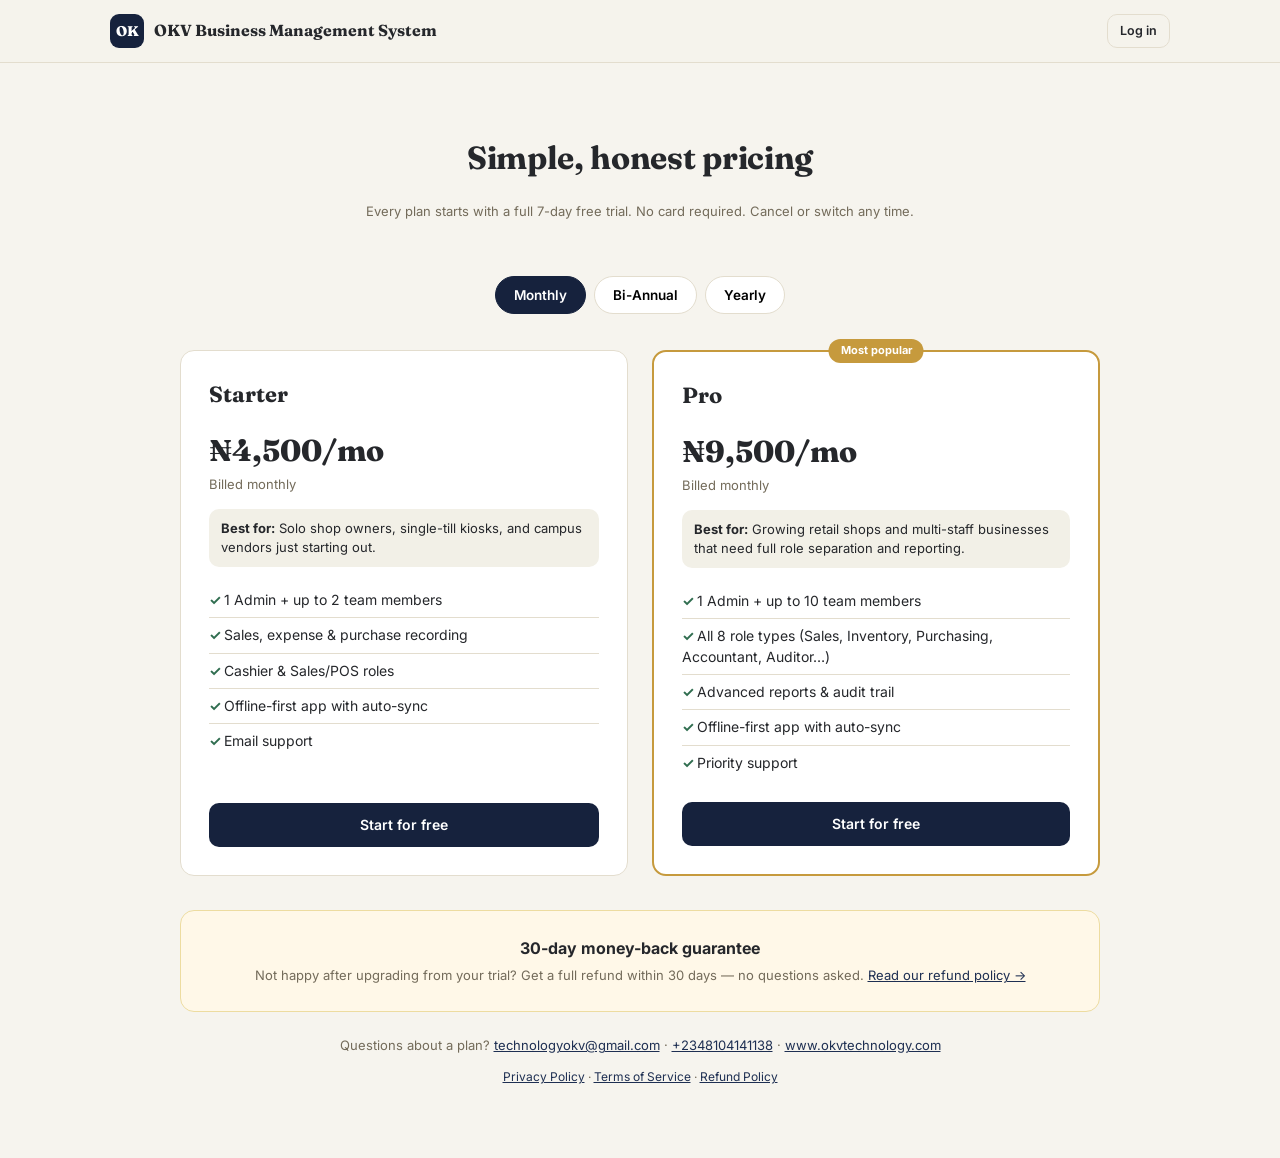
<file: pricing.html>
<!DOCTYPE html>
<html lang="en">
<head>
<meta charset="UTF-8">
<meta name="viewport" content="width=device-width, initial-scale=1">
<title>Pricing — OKV Business Management System</title>
<link rel="icon" type="image/png" href="icons/icon-192.png">
<link rel="apple-touch-icon" href="icons/icon-192.png">
<meta name="description" content="Simple monthly, bi-annual and yearly plans for OKV Business Management System — pick the tier that fits your business and start your free trial today.">
<link rel="canonical" href="https://YOUR-DOMAIN-HERE.com/pricing.html">
<meta property="og:title" content="Pricing — OKV Business Management System">
<meta property="og:description" content="Simple monthly, bi-annual and yearly plans — pick the tier that fits your business and start your free trial today.">
<meta property="og:type" content="website">
<meta property="og:url" content="https://YOUR-DOMAIN-HERE.com/pricing.html">
<style>
@import url('https://fonts.googleapis.com/css2?family=Fraunces:opsz,wght@9..144,500;9..144,600;9..144,700&family=Inter:wght@400;500;600;700&display=swap');

:root{
  --ink:#25272b;
  --paper:#f6f4ee;
  --card:#ffffff;
  --teal:#16223d;
  --teal-2:#1e2f52;
  --gold:#c69a3d;
  --line:#e3ddce;
  --danger:#a4372f;
  --ok:#2f6d4f;
  --radius:14px;
}
*{box-sizing:border-box}
body{
  margin:0; background:var(--paper); color:var(--ink);
  font-family:'Inter',system-ui,sans-serif; line-height:1.45;
}
h1,h2,h3,.display{ font-family:'Fraunces',serif; letter-spacing:-.01em; }
.wrap{ max-width:460px; margin:0 auto; padding:32px 20px 60px; }
.wrap.wide{ max-width:960px; }
.brand{ display:flex; align-items:center; gap:10px; margin-bottom:28px; }
.brand .mark{ width:38px;height:38px;border-radius:10px;background:var(--teal);
  color:#fff;display:flex;align-items:center;justify-content:center;font-family:'Fraunces';font-weight:800;font-size:16px; }
.brand .name{ font-family:'Fraunces'; font-weight:700; font-size:15px; }
.brand .name small{ display:block; font-family:'Inter'; font-weight:400; font-size:11px; color:#6b6455; }

.card{ background:var(--card); border:1px solid var(--line); border-radius:var(--radius); padding:26px; }
label{ display:block; font-size:13px; font-weight:600; margin:14px 0 6px; }
input[type=text],input[type=password],input[type=email],select,textarea{
  width:100%; padding:11px 12px; border:1px solid var(--line); border-radius:10px;
  font-size:15px; font-family:inherit; background:#fff; color:var(--ink);
}
input:focus,select:focus,textarea:focus{ outline:2px solid var(--gold); outline-offset:1px; border-color:var(--gold); }
button, .btn{
  display:inline-flex; align-items:center; justify-content:center; gap:8px;
  border:none; border-radius:10px; padding:12px 18px; font-size:14px; font-weight:600;
  cursor:pointer; font-family:'Inter'; text-decoration:none;
}
.btn-primary{ background:var(--teal); color:#fff; width:100%; margin-top:18px; }
.btn-primary:hover{ background:var(--teal-2); }
.btn-gold{ background:var(--gold); color:#fff; }
.btn-outline{ background:transparent; border:1px solid var(--line); color:var(--ink); }
.btn-danger{ background:var(--danger); color:#fff; }
.btn-sm{ padding:7px 12px; font-size:12.5px; }
a{ color:var(--teal-2); }
.muted{ color:#736b5a; font-size:13px; }
.row{ display:flex; gap:10px; flex-wrap:wrap; }
.row > *{ flex:1; min-width:0; }
.center{ text-align:center; }
.divider{ height:1px; background:var(--line); margin:20px 0; }
.badge{ display:inline-block; padding:3px 9px; border-radius:20px; font-size:11.5px; font-weight:600; }
.badge.active{ background:#e2f3ea; color:var(--ok); }
.badge.suspended{ background:#f7e3df; color:var(--danger); }
.pill{ display:inline-block; padding:3px 9px; border-radius:20px; font-size:11px; background:#eef0e6; color:#3f4636; margin:2px 3px 0 0; }
table{ width:100%; border-collapse:collapse; font-size:13.5px; }
th,td{ text-align:left; padding:10px 8px; border-bottom:1px solid var(--line); vertical-align:top; }
th{ font-size:11.5px; text-transform:uppercase; letter-spacing:.04em; color:#736b5a; }
.table-scroll{ overflow-x:auto; -webkit-overflow-scrolling:touch; margin:0 -4px; padding:0 4px; }
.table-scroll table{ min-width:520px; }
img{ max-width:100%; }
.topbar{ display:flex; align-items:center; justify-content:space-between; gap:10px; flex-wrap:wrap; padding:14px 16px; background:var(--teal); color:#fff; }
.topbar .name{ font-family:'Fraunces'; font-weight:700; font-size:15px; }
.topbar .row{ flex-wrap:wrap; justify-content:flex-end; flex-direction:row; }
.tabs{ display:flex; gap:6px; overflow-x:auto; -webkit-overflow-scrolling:touch; padding:12px 16px 0; background:var(--teal); }
.tabs button{ background:rgba(255,255,255,.1); color:#fff; padding:9px 14px; border-radius:9px 9px 0 0; font-size:13px; white-space:nowrap; flex:none; }
.tabs button.active{ background:var(--paper); color:var(--ink); }
.panel{ padding:18px 16px 40px; }
.sync-strip{ display:flex; align-items:center; gap:10px; font-size:12.5px; padding:8px 16px; background:#fff; border-bottom:1px solid var(--line); flex-wrap:wrap; }
.dot{ width:8px;height:8px;border-radius:50%; flex:none; }
.dot.on{ background:var(--ok); } .dot.off{ background:var(--danger); }
.install-steps li{ margin-bottom:10px; }
.link-box{ background:#f2f0e7; border:1px dashed var(--line); border-radius:10px; padding:10px 12px; font-size:13px; word-break:break-all; }
.err{ color:var(--danger); font-size:13px; margin-top:8px; }
.ok{ color:var(--ok); font-size:13px; margin-top:8px; }
.modal-backdrop{ position:fixed; inset:0; background:rgba(19,37,35,.5); z-index:100; display:flex; align-items:center; justify-content:center; padding:20px; overflow-y:auto; }
.modal-card{ background:var(--card); border-radius:var(--radius); padding:24px; width:100%; max-width:420px; max-height:86vh; overflow-y:auto; box-shadow:0 20px 60px rgba(0,0,0,.35); margin:auto; }
@media (max-width:640px){
  .card{ padding:18px; }
  .wrap{ padding:22px 14px 50px; }
  h1{ font-size:26px; } h2{ font-size:22px; } h3{ font-size:17px; }
  .row{ flex-direction:column; }
}

</style>
<style>
  .pnav{ position:sticky; top:0; z-index:30; background:rgba(245,243,236,.94); backdrop-filter:blur(6px); border-bottom:1px solid var(--line); }
  .pnav-inner{ max-width:1100px; margin:0 auto; display:flex; align-items:center; justify-content:space-between; padding:14px 20px; }
  .phero{ max-width:800px; margin:0 auto; padding:50px 20px 20px; text-align:center; }
  .cycle-tabs{ display:flex; justify-content:center; gap:8px; margin:22px 0 36px; flex-wrap:wrap; }
  .cycle-tabs button{ background:#fff; border:1px solid var(--line); padding:10px 18px; border-radius:30px; font-weight:600; font-size:13.5px; }
  .cycle-tabs button.active{ background:var(--teal); color:#fff; border-color:var(--teal); }
  .plans-wrap{ max-width:960px; margin:0 auto; padding:0 20px 60px; }
  .plan-grid{ display:grid; grid-template-columns:1fr 1fr; gap:24px; }
  .plan-card{ background:var(--card); border:1px solid var(--line); border-radius:var(--radius); padding:28px; display:flex; flex-direction:column; }
  .plan-card.featured{ border:2px solid var(--gold); position:relative; }
  .plan-card.featured::before{ content:'Most popular'; position:absolute; top:-13px; left:50%; transform:translateX(-50%); background:var(--gold); color:#fff; font-size:11px; font-weight:700; padding:4px 12px; border-radius:20px; }
  .plan-tier{ font-family:'Fraunces'; font-size:22px; font-weight:700; margin:0 0 4px; }
  .plan-price{ font-family:'Fraunces'; font-size:30px; font-weight:800; margin:14px 0 0; }
  .plan-note{ color:#736b5a; font-size:13px; margin:2px 0 16px; }
  .plan-suited{ background:#f2f0e7; border-radius:10px; padding:10px 12px; font-size:13px; margin-bottom:16px; }
  .plan-feats{ list-style:none; padding:0; margin:0 0 22px; flex:1; }
  .plan-feats li{ padding:7px 0; border-top:1px solid var(--line); font-size:14px; }
  .plan-feats li:first-child{ border-top:none; }
  .plan-feats li::before{ content:'✓ '; color:var(--ok); font-weight:700; }
  @media (max-width:700px){ .plan-grid{ grid-template-columns:1fr; } }
</style>
</head>
<body>
<nav class="pnav"><div class="pnav-inner">
  <a href="index.html" style="display:flex;align-items:center;gap:10px;text-decoration:none;color:inherit">
    <div class="mark" style="width:34px;height:34px;border-radius:9px;background:var(--teal);color:#fff;display:flex;align-items:center;justify-content:center;font-family:'Fraunces';font-weight:800;font-size:14px">OK</div>
    <strong style="font-family:'Fraunces'">OKV Business Management System</strong>
  </a>
  <a href="login.html" class="btn btn-outline btn-sm">Log in</a>
</div></nav>

<div class="phero">
  <h1>Simple, honest pricing</h1>
  <p class="muted">Every plan starts with a full 7-day free trial. No card required. Cancel or switch any time.</p>
</div>

<div class="cycle-tabs" id="cycleTabs"></div>

<div class="plans-wrap">
  <div class="plan-grid" id="planGrid"></div>
  <div class="card" style="margin-top:34px;text-align:center;background:#fff8e8;border-color:#eddca0">
    <strong>30-day money-back guarantee</strong>
    <p class="muted" style="margin:6px 0 0">Not happy after upgrading from your trial? Get a full refund within 30 days — no questions asked. <a href="refund-policy.html">Read our refund policy →</a></p>
  </div>
  <p class="center muted" style="margin-top:24px">Questions about a plan? <a href="mailto:technologyokv@gmail.com" id="footerEmail">technologyokv@gmail.com</a> · <a href="tel:+2348104141138" id="footerPhone">+234 810 414 1138</a> · <a href="https://www.okvtechnology.com" target="_blank" rel="noopener" id="footerWebsite">www.okvtechnology.com</a></p>
  <p class="center muted" style="margin-top:8px;font-size:12px">
    <a href="privacy.html">Privacy Policy</a> · <a href="terms.html">Terms of Service</a> · <a href="refund-policy.html">Refund Policy</a>
  </p>
</div>

<script src="app-common.js"></script>
<script>
const CYCLES = ['Monthly', 'Bi-Annual', 'Yearly'];
let activeCycle = 'Monthly';

function renderCycleTabs() {
  document.getElementById('cycleTabs').innerHTML = CYCLES.map(c =>
    `<button data-cycle="${c}" class="${c === activeCycle ? 'active' : ''}">${c}</button>`).join('');
  document.querySelectorAll('#cycleTabs button').forEach(b =>
    b.addEventListener('click', () => { activeCycle = b.dataset.cycle; renderCycleTabs(); renderPlans(); }));
}

function renderPlans() {
  const plans = PLAN_CATALOG.filter(p => p.cycle === activeCycle);
  document.getElementById('planGrid').innerHTML = plans.map(p => `
    <div class="plan-card ${p.tier === 'Pro' ? 'featured' : ''}">
      <div class="plan-tier">${p.tier}</div>
      <div class="plan-price">${p.priceLabel}</div>
      <div class="plan-note">${p.billedNote}</div>
      <div class="plan-suited"><strong>Best for:</strong> ${p.suited}</div>
      <ul class="plan-feats">${p.features.map(f => `<li>${f}</li>`).join('')}</ul>
      <a class="btn btn-primary" style="margin-top:0" href="signup.html?plan=${p.id}">Start for free</a>
    </div>`).join('');
}

renderCycleTabs();
renderPlans();
loadLiveSettings().then(() => {
  renderPlans();
  const e = document.getElementById('footerEmail'); if (e) { e.textContent = SUPPORT_EMAIL; e.href = 'mailto:' + SUPPORT_EMAIL; }
  const p = document.getElementById('footerPhone'); if (p) { p.textContent = SUPPORT_PHONE; p.href = 'tel:' + SUPPORT_PHONE.replace(/\s/g, ''); }
  const w = document.getElementById('footerWebsite'); if (w) { w.textContent = SUPPORT_WEBSITE; w.href = 'https://' + SUPPORT_WEBSITE.replace(/^https?:\/\//, ''); }
});
</script>
</body>
</html>
</file>
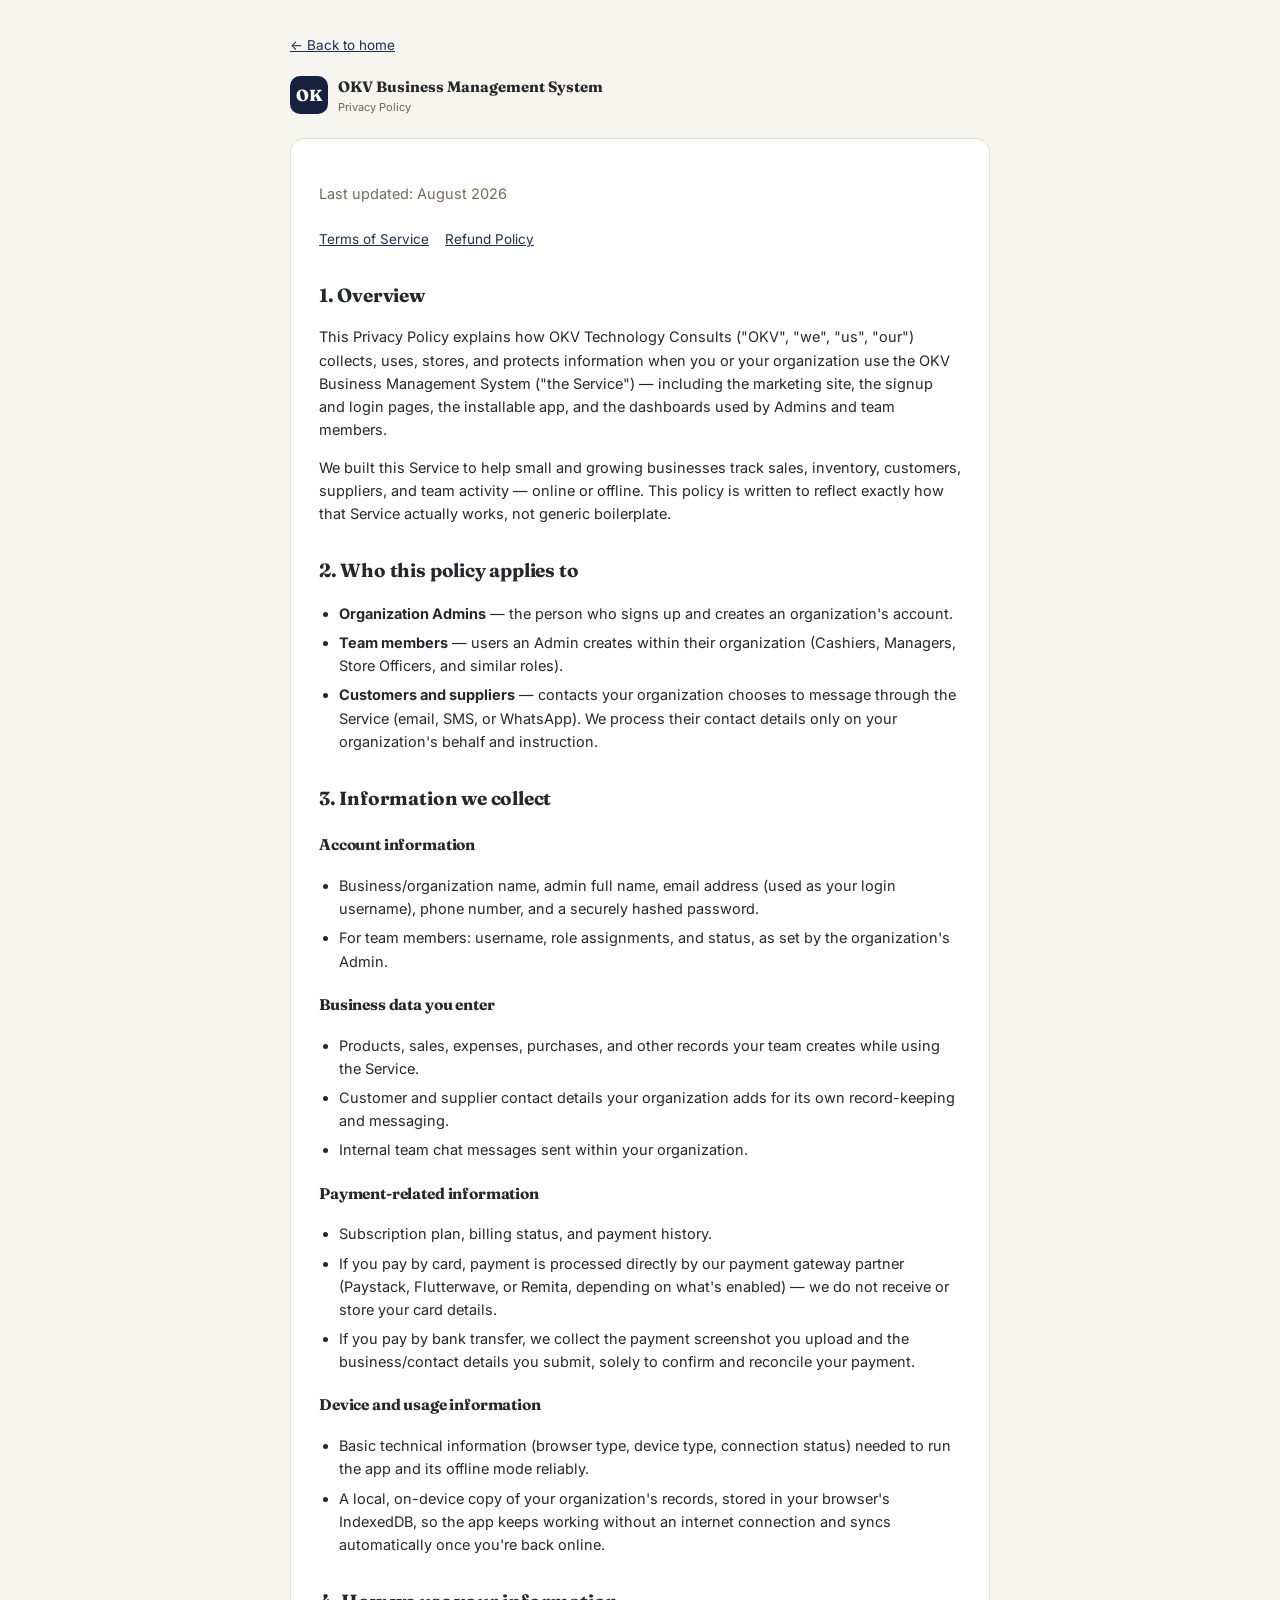
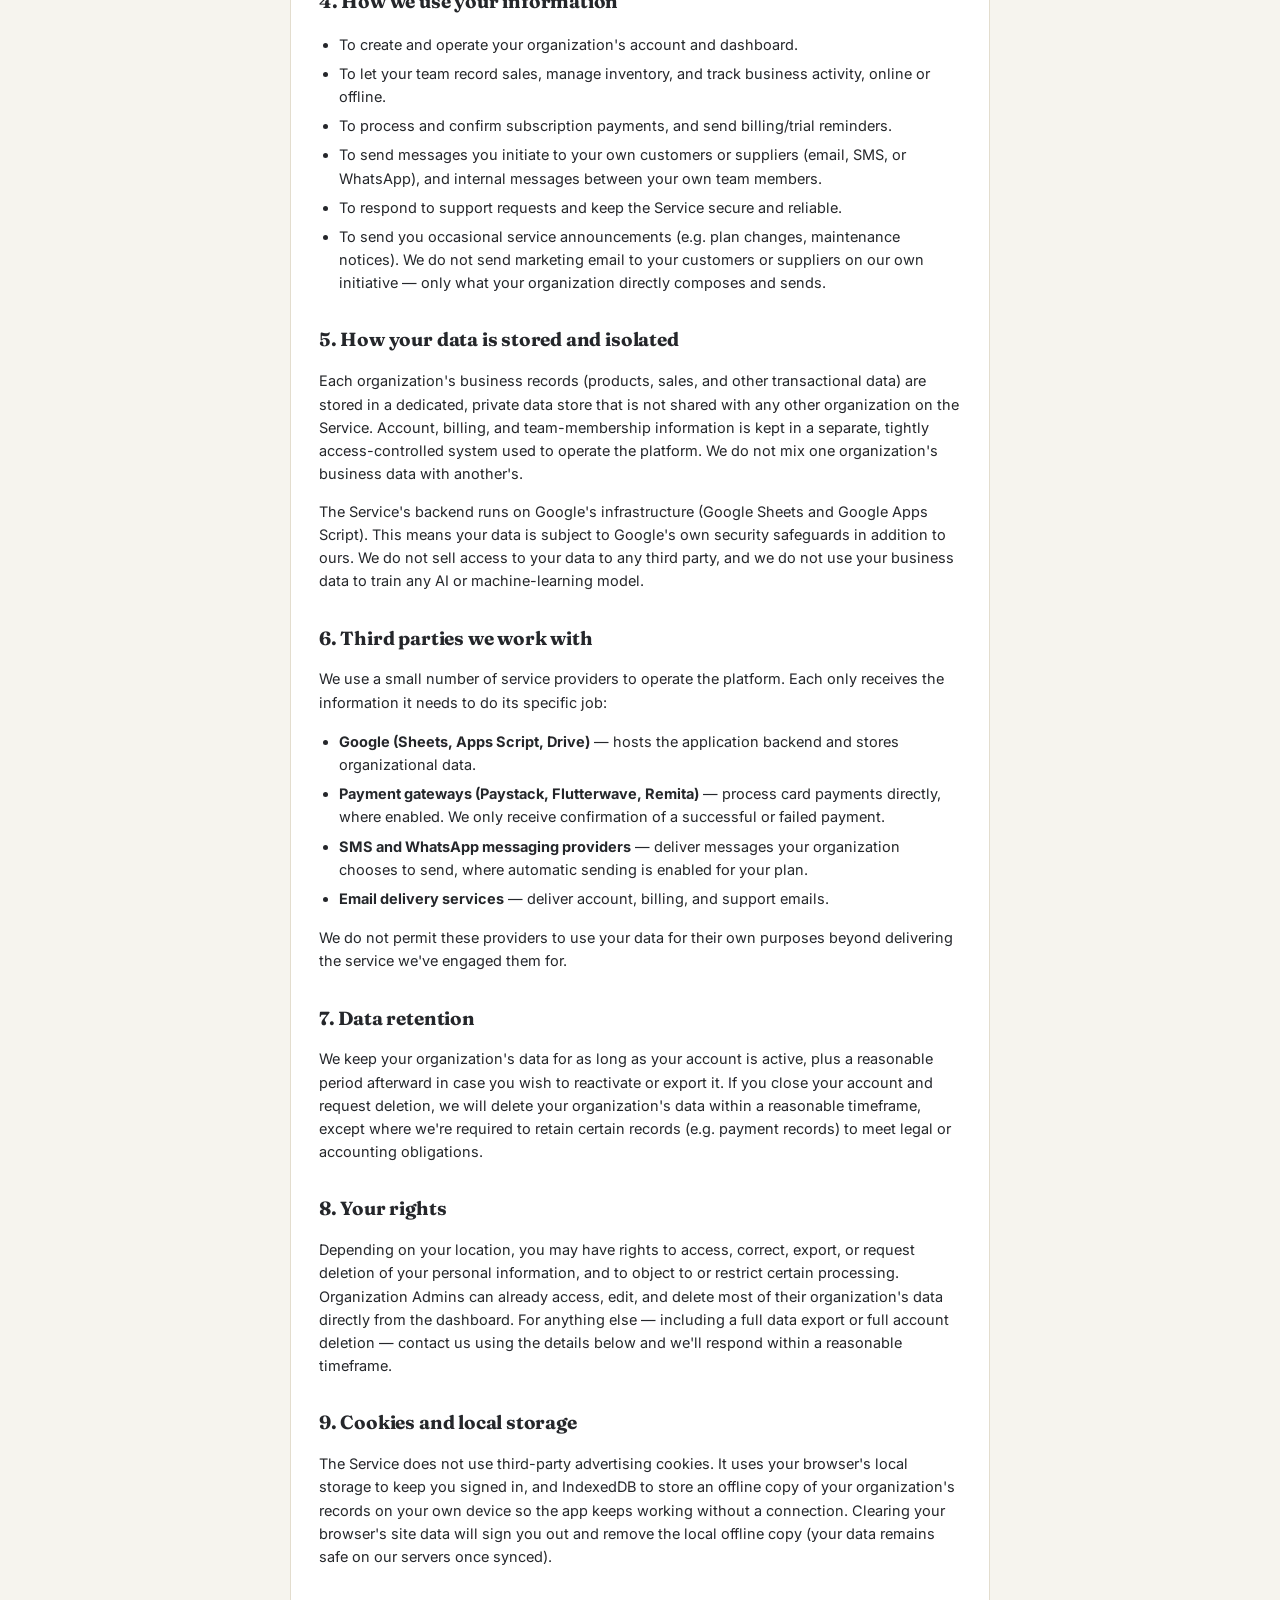
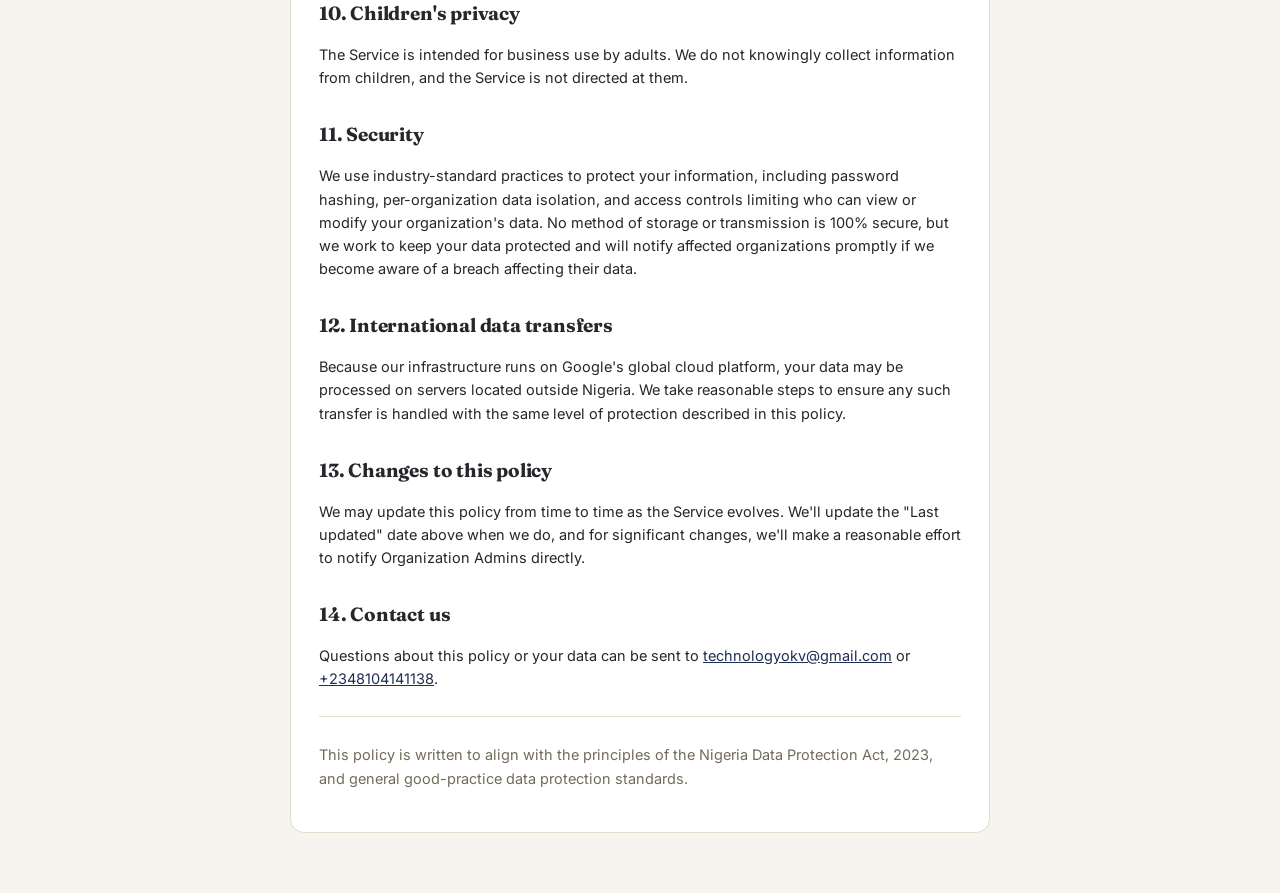
<file: privacy.html>
<!DOCTYPE html>
<html lang="en">
<head>
<meta charset="UTF-8">
<meta name="viewport" content="width=device-width, initial-scale=1">
<title>Privacy Policy — OKV Business Management System</title>
<link rel="icon" type="image/png" href="icons/icon-192.png">
<link rel="apple-touch-icon" href="icons/icon-192.png">
<style>
@import url('https://fonts.googleapis.com/css2?family=Fraunces:opsz,wght@9..144,500;9..144,600;9..144,700&family=Inter:wght@400;500;600;700&display=swap');

:root{
  --ink:#25272b;
  --paper:#f6f4ee;
  --card:#ffffff;
  --teal:#16223d;
  --teal-2:#1e2f52;
  --gold:#c69a3d;
  --line:#e3ddce;
  --danger:#a4372f;
  --ok:#2f6d4f;
  --radius:14px;
}
*{box-sizing:border-box}
body{
  margin:0; background:var(--paper); color:var(--ink);
  font-family:'Inter',system-ui,sans-serif; line-height:1.6;
}
h1,h2,h3,.display{ font-family:'Fraunces',serif; letter-spacing:-.01em; }
.wrap{ max-width:740px; margin:0 auto; padding:32px 20px 60px; }
.brand{ display:flex; align-items:center; gap:10px; margin-bottom:22px; }
.brand .mark{ width:38px;height:38px;border-radius:10px;background:var(--teal);
  color:#fff;display:flex;align-items:center;justify-content:center;font-family:'Fraunces';font-weight:800;font-size:16px; flex:none; }
.brand .name{ font-family:'Fraunces'; font-weight:700; font-size:15px; }
.brand .name small{ display:block; font-family:'Inter'; font-weight:400; font-size:11px; color:#6b6455; }
a{ color:var(--teal-2); }
.muted{ color:#736b5a; font-size:13.5px; }
.card{ background:var(--card); border:1px solid var(--line); border-radius:var(--radius); padding:28px; }
.card h2{ font-size:19px; margin:30px 0 10px; }
.card h2:first-child{ margin-top:0; }
.card h3{ font-size:15.5px; margin:20px 0 8px; }
.card p, .card li{ font-size:14.5px; }
.card ul{ padding-left:20px; }
.card li{ margin-bottom:6px; }
.legal-nav{ display:flex; gap:16px; flex-wrap:wrap; margin:0 0 20px; font-size:13.5px; }
.updated{ font-size:12.5px; color:#736b5a; margin-bottom:24px; }
.divider{ height:1px; background:var(--line); margin:26px 0; }
.back-link{ display:inline-block; margin-bottom:18px; font-size:13.5px; }
@media (max-width:640px){
  .card{ padding:20px; }
  .wrap{ padding:22px 14px 50px; }
  h1{ font-size:24px; }
}
</style>
</head>
<body>
<div class="wrap">
  <a href="index.html" class="back-link">← Back to home</a>
  <div class="brand"><div class="mark">OK</div><div class="name" id="orgName">OKV Business Management System<small>Privacy Policy</small></div></div>

  <div class="card">
    <p class="updated">Last updated: August 2026</p>
    <div class="legal-nav">
      <a href="terms.html">Terms of Service</a>
      <a href="refund-policy.html">Refund Policy</a>
    </div>

    <h2>1. Overview</h2>
    <p>This Privacy Policy explains how OKV Technology Consults ("OKV", "we", "us", "our") collects, uses, stores, and protects information when you or your organization use the OKV Business Management System ("the Service") — including the marketing site, the signup and login pages, the installable app, and the dashboards used by Admins and team members.</p>
    <p>We built this Service to help small and growing businesses track sales, inventory, customers, suppliers, and team activity — online or offline. This policy is written to reflect exactly how that Service actually works, not generic boilerplate.</p>

    <h2>2. Who this policy applies to</h2>
    <ul>
      <li><strong>Organization Admins</strong> — the person who signs up and creates an organization's account.</li>
      <li><strong>Team members</strong> — users an Admin creates within their organization (Cashiers, Managers, Store Officers, and similar roles).</li>
      <li><strong>Customers and suppliers</strong> — contacts your organization chooses to message through the Service (email, SMS, or WhatsApp). We process their contact details only on your organization's behalf and instruction.</li>
    </ul>

    <h2>3. Information we collect</h2>
    <h3>Account information</h3>
    <ul>
      <li>Business/organization name, admin full name, email address (used as your login username), phone number, and a securely hashed password.</li>
      <li>For team members: username, role assignments, and status, as set by the organization's Admin.</li>
    </ul>
    <h3>Business data you enter</h3>
    <ul>
      <li>Products, sales, expenses, purchases, and other records your team creates while using the Service.</li>
      <li>Customer and supplier contact details your organization adds for its own record-keeping and messaging.</li>
      <li>Internal team chat messages sent within your organization.</li>
    </ul>
    <h3>Payment-related information</h3>
    <ul>
      <li>Subscription plan, billing status, and payment history.</li>
      <li>If you pay by card, payment is processed directly by our payment gateway partner (Paystack, Flutterwave, or Remita, depending on what's enabled) — we do not receive or store your card details.</li>
      <li>If you pay by bank transfer, we collect the payment screenshot you upload and the business/contact details you submit, solely to confirm and reconcile your payment.</li>
    </ul>
    <h3>Device and usage information</h3>
    <ul>
      <li>Basic technical information (browser type, device type, connection status) needed to run the app and its offline mode reliably.</li>
      <li>A local, on-device copy of your organization's records, stored in your browser's IndexedDB, so the app keeps working without an internet connection and syncs automatically once you're back online.</li>
    </ul>

    <h2>4. How we use your information</h2>
    <ul>
      <li>To create and operate your organization's account and dashboard.</li>
      <li>To let your team record sales, manage inventory, and track business activity, online or offline.</li>
      <li>To process and confirm subscription payments, and send billing/trial reminders.</li>
      <li>To send messages you initiate to your own customers or suppliers (email, SMS, or WhatsApp), and internal messages between your own team members.</li>
      <li>To respond to support requests and keep the Service secure and reliable.</li>
      <li>To send you occasional service announcements (e.g. plan changes, maintenance notices). We do not send marketing email to your customers or suppliers on our own initiative — only what your organization directly composes and sends.</li>
    </ul>

    <h2>5. How your data is stored and isolated</h2>
    <p>Each organization's business records (products, sales, and other transactional data) are stored in a dedicated, private data store that is not shared with any other organization on the Service. Account, billing, and team-membership information is kept in a separate, tightly access-controlled system used to operate the platform. We do not mix one organization's business data with another's.</p>
    <p>The Service's backend runs on Google's infrastructure (Google Sheets and Google Apps Script). This means your data is subject to Google's own security safeguards in addition to ours. We do not sell access to your data to any third party, and we do not use your business data to train any AI or machine-learning model.</p>

    <h2>6. Third parties we work with</h2>
    <p>We use a small number of service providers to operate the platform. Each only receives the information it needs to do its specific job:</p>
    <ul>
      <li><strong>Google (Sheets, Apps Script, Drive)</strong> — hosts the application backend and stores organizational data.</li>
      <li><strong>Payment gateways (Paystack, Flutterwave, Remita)</strong> — process card payments directly, where enabled. We only receive confirmation of a successful or failed payment.</li>
      <li><strong>SMS and WhatsApp messaging providers</strong> — deliver messages your organization chooses to send, where automatic sending is enabled for your plan.</li>
      <li><strong>Email delivery services</strong> — deliver account, billing, and support emails.</li>
    </ul>
    <p>We do not permit these providers to use your data for their own purposes beyond delivering the service we've engaged them for.</p>

    <h2>7. Data retention</h2>
    <p>We keep your organization's data for as long as your account is active, plus a reasonable period afterward in case you wish to reactivate or export it. If you close your account and request deletion, we will delete your organization's data within a reasonable timeframe, except where we're required to retain certain records (e.g. payment records) to meet legal or accounting obligations.</p>

    <h2>8. Your rights</h2>
    <p>Depending on your location, you may have rights to access, correct, export, or request deletion of your personal information, and to object to or restrict certain processing. Organization Admins can already access, edit, and delete most of their organization's data directly from the dashboard. For anything else — including a full data export or full account deletion — contact us using the details below and we'll respond within a reasonable timeframe.</p>

    <h2>9. Cookies and local storage</h2>
    <p>The Service does not use third-party advertising cookies. It uses your browser's local storage to keep you signed in, and IndexedDB to store an offline copy of your organization's records on your own device so the app keeps working without a connection. Clearing your browser's site data will sign you out and remove the local offline copy (your data remains safe on our servers once synced).</p>

    <h2>10. Children's privacy</h2>
    <p>The Service is intended for business use by adults. We do not knowingly collect information from children, and the Service is not directed at them.</p>

    <h2>11. Security</h2>
    <p>We use industry-standard practices to protect your information, including password hashing, per-organization data isolation, and access controls limiting who can view or modify your organization's data. No method of storage or transmission is 100% secure, but we work to keep your data protected and will notify affected organizations promptly if we become aware of a breach affecting their data.</p>

    <h2>12. International data transfers</h2>
    <p>Because our infrastructure runs on Google's global cloud platform, your data may be processed on servers located outside Nigeria. We take reasonable steps to ensure any such transfer is handled with the same level of protection described in this policy.</p>

    <h2>13. Changes to this policy</h2>
    <p>We may update this policy from time to time as the Service evolves. We'll update the "Last updated" date above when we do, and for significant changes, we'll make a reasonable effort to notify Organization Admins directly.</p>

    <h2>14. Contact us</h2>
    <p>Questions about this policy or your data can be sent to <a href="mailto:technologyokv@gmail.com" id="footerEmail">technologyokv@gmail.com</a> or <a href="tel:+2348104141138" id="footerPhone">+234 810 414 1138</a>.</p>

    <div class="divider"></div>
    <p class="muted">This policy is written to align with the principles of the Nigeria Data Protection Act, 2023, and general good-practice data protection standards.</p>
  </div>
</div>

<script src="app-common.js"></script>
<script>
// Keep the support contact line and branding in sync with whatever the Super Admin
// has configured, same pattern used on index.html / pricing.html.
loadLiveSettings().then(() => {
  applyBranding();
  const e = document.getElementById('footerEmail'); if (e) { e.textContent = SUPPORT_EMAIL; e.href = 'mailto:' + SUPPORT_EMAIL; }
  const p = document.getElementById('footerPhone'); if (p) { p.textContent = SUPPORT_PHONE; p.href = 'tel:' + SUPPORT_PHONE.replace(/\s/g, ''); }
});
</script>
</body>
</html>
</file>
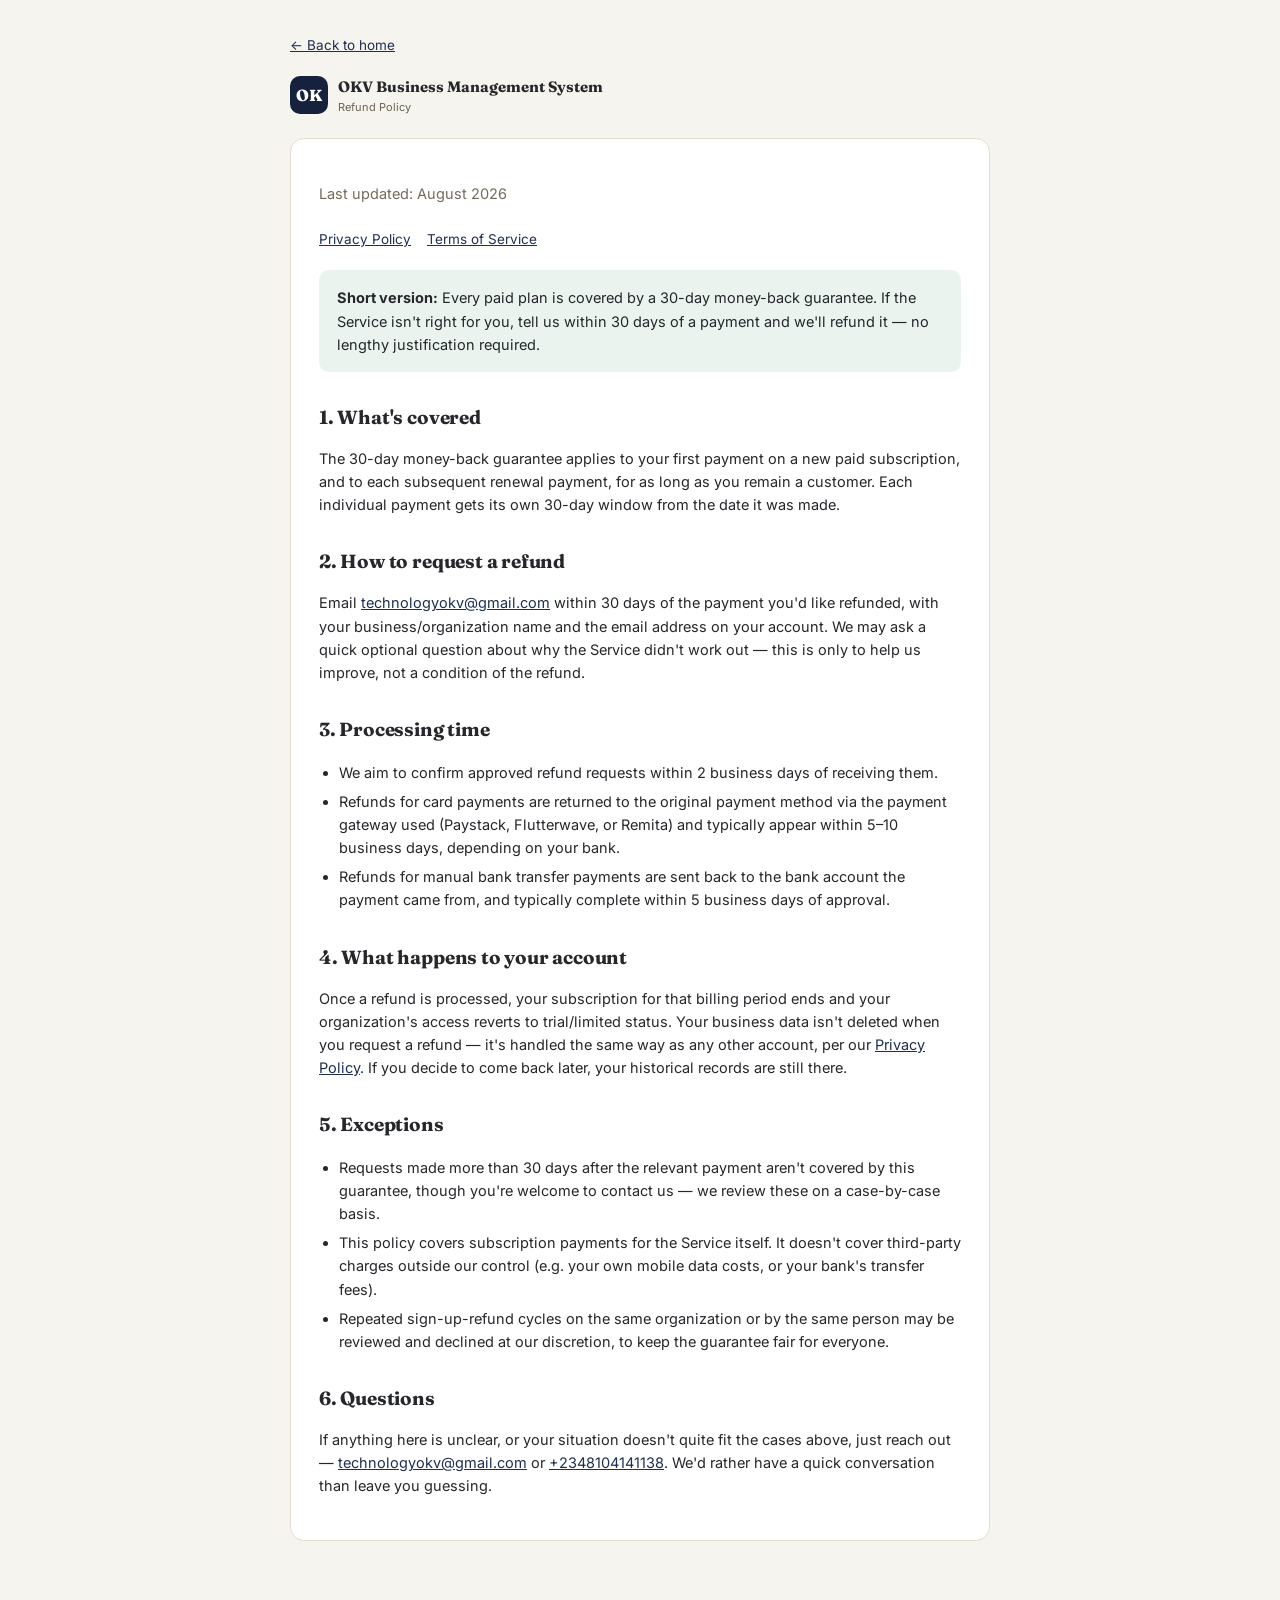
<file: refund-policy.html>
<!DOCTYPE html>
<html lang="en">
<head>
<meta charset="UTF-8">
<meta name="viewport" content="width=device-width, initial-scale=1">
<title>Refund Policy — OKV Business Management System</title>
<link rel="icon" type="image/png" href="icons/icon-192.png">
<link rel="apple-touch-icon" href="icons/icon-192.png">
<style>
@import url('https://fonts.googleapis.com/css2?family=Fraunces:opsz,wght@9..144,500;9..144,600;9..144,700&family=Inter:wght@400;500;600;700&display=swap');

:root{
  --ink:#25272b;
  --paper:#f6f4ee;
  --card:#ffffff;
  --teal:#16223d;
  --teal-2:#1e2f52;
  --gold:#c69a3d;
  --line:#e3ddce;
  --danger:#a4372f;
  --ok:#2f6d4f;
  --radius:14px;
}
*{box-sizing:border-box}
body{
  margin:0; background:var(--paper); color:var(--ink);
  font-family:'Inter',system-ui,sans-serif; line-height:1.6;
}
h1,h2,h3,.display{ font-family:'Fraunces',serif; letter-spacing:-.01em; }
.wrap{ max-width:740px; margin:0 auto; padding:32px 20px 60px; }
.brand{ display:flex; align-items:center; gap:10px; margin-bottom:22px; }
.brand .mark{ width:38px;height:38px;border-radius:10px;background:var(--teal);
  color:#fff;display:flex;align-items:center;justify-content:center;font-family:'Fraunces';font-weight:800;font-size:16px; flex:none; }
.brand .name{ font-family:'Fraunces'; font-weight:700; font-size:15px; }
.brand .name small{ display:block; font-family:'Inter'; font-weight:400; font-size:11px; color:#6b6455; }
a{ color:var(--teal-2); }
.muted{ color:#736b5a; font-size:13.5px; }
.card{ background:var(--card); border:1px solid var(--line); border-radius:var(--radius); padding:28px; }
.card h2{ font-size:19px; margin:30px 0 10px; }
.card h2:first-child{ margin-top:0; }
.card h3{ font-size:15.5px; margin:20px 0 8px; }
.card p, .card li{ font-size:14.5px; }
.card ul{ padding-left:20px; }
.card li{ margin-bottom:6px; }
.legal-nav{ display:flex; gap:16px; flex-wrap:wrap; margin:0 0 20px; font-size:13.5px; }
.updated{ font-size:12.5px; color:#736b5a; margin-bottom:24px; }
.back-link{ display:inline-block; margin-bottom:18px; font-size:13.5px; }
.callout{ background:#eaf3ee; border-radius:10px; padding:16px 18px; margin:0 0 20px; }
.callout p{ margin:0; }
@media (max-width:640px){
  .card{ padding:20px; }
  .wrap{ padding:22px 14px 50px; }
  h1{ font-size:24px; }
}
</style>
</head>
<body>
<div class="wrap">
  <a href="index.html" class="back-link">← Back to home</a>
  <div class="brand"><div class="mark">OK</div><div class="name" id="orgName">OKV Business Management System<small>Refund Policy</small></div></div>

  <div class="card">
    <p class="updated">Last updated: August 2026</p>
    <div class="legal-nav">
      <a href="privacy.html">Privacy Policy</a>
      <a href="terms.html">Terms of Service</a>
    </div>

    <div class="callout"><p><strong>Short version:</strong> Every paid plan is covered by a 30-day money-back guarantee. If the Service isn't right for you, tell us within 30 days of a payment and we'll refund it — no lengthy justification required.</p></div>

    <h2>1. What's covered</h2>
    <p>The 30-day money-back guarantee applies to your first payment on a new paid subscription, and to each subsequent renewal payment, for as long as you remain a customer. Each individual payment gets its own 30-day window from the date it was made.</p>

    <h2>2. How to request a refund</h2>
    <p>Email <a href="mailto:technologyokv@gmail.com" id="footerEmail">technologyokv@gmail.com</a> within 30 days of the payment you'd like refunded, with your business/organization name and the email address on your account. We may ask a quick optional question about why the Service didn't work out — this is only to help us improve, not a condition of the refund.</p>

    <h2>3. Processing time</h2>
    <ul>
      <li>We aim to confirm approved refund requests within 2 business days of receiving them.</li>
      <li>Refunds for card payments are returned to the original payment method via the payment gateway used (Paystack, Flutterwave, or Remita) and typically appear within 5–10 business days, depending on your bank.</li>
      <li>Refunds for manual bank transfer payments are sent back to the bank account the payment came from, and typically complete within 5 business days of approval.</li>
    </ul>

    <h2>4. What happens to your account</h2>
    <p>Once a refund is processed, your subscription for that billing period ends and your organization's access reverts to trial/limited status. Your business data isn't deleted when you request a refund — it's handled the same way as any other account, per our <a href="privacy.html">Privacy Policy</a>. If you decide to come back later, your historical records are still there.</p>

    <h2>5. Exceptions</h2>
    <ul>
      <li>Requests made more than 30 days after the relevant payment aren't covered by this guarantee, though you're welcome to contact us — we review these on a case-by-case basis.</li>
      <li>This policy covers subscription payments for the Service itself. It doesn't cover third-party charges outside our control (e.g. your own mobile data costs, or your bank's transfer fees).</li>
      <li>Repeated sign-up-refund cycles on the same organization or by the same person may be reviewed and declined at our discretion, to keep the guarantee fair for everyone.</li>
    </ul>

    <h2>6. Questions</h2>
    <p>If anything here is unclear, or your situation doesn't quite fit the cases above, just reach out — <a href="mailto:technologyokv@gmail.com" id="footerEmail2">technologyokv@gmail.com</a> or <a href="tel:+2348104141138" id="footerPhone">+234 810 414 1138</a>. We'd rather have a quick conversation than leave you guessing.</p>
  </div>
</div>

<script src="app-common.js"></script>
<script>
loadLiveSettings().then(() => {
  applyBranding();
  ['footerEmail', 'footerEmail2'].forEach(id => {
    const e = document.getElementById(id); if (e) { e.textContent = SUPPORT_EMAIL; e.href = 'mailto:' + SUPPORT_EMAIL; }
  });
  const p = document.getElementById('footerPhone'); if (p) { p.textContent = SUPPORT_PHONE; p.href = 'tel:' + SUPPORT_PHONE.replace(/\s/g, ''); }
});
</script>
</body>
</html>
</file>
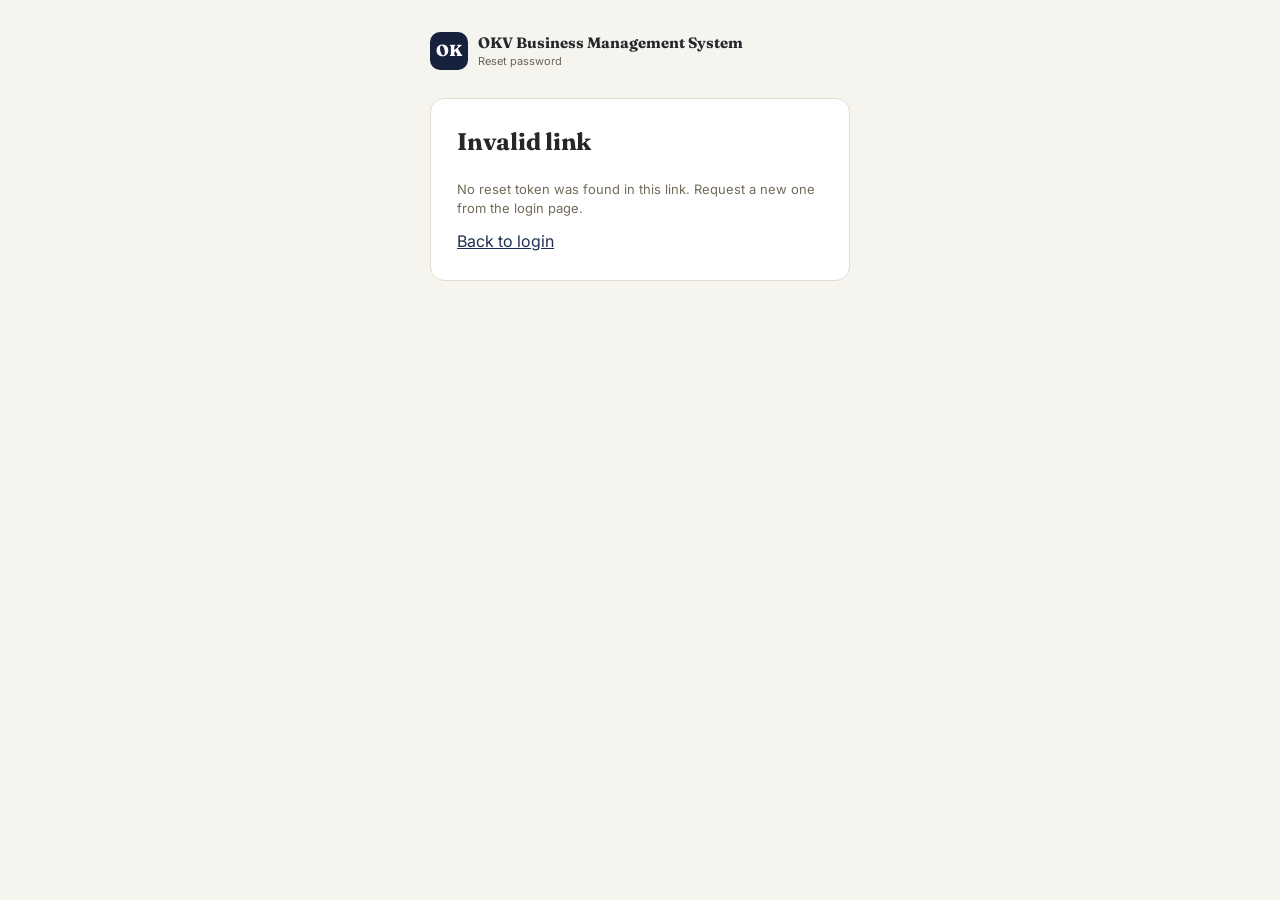
<file: reset-password.html>
<!DOCTYPE html>
<html lang="en">
<head>
<meta charset="UTF-8">
<meta name="viewport" content="width=device-width, initial-scale=1">
<title>Reset password — OKV Business Management System</title>
<link rel="icon" type="image/png" href="icons/icon-192.png">
<link rel="apple-touch-icon" href="icons/icon-192.png">
<meta name="robots" content="noindex, nofollow">
<style>
@import url('https://fonts.googleapis.com/css2?family=Fraunces:opsz,wght@9..144,500;9..144,600;9..144,700&family=Inter:wght@400;500;600;700&display=swap');

:root{
  --ink:#25272b;
  --paper:#f6f4ee;
  --card:#ffffff;
  --teal:#16223d;
  --teal-2:#1e2f52;
  --gold:#c69a3d;
  --line:#e3ddce;
  --danger:#a4372f;
  --ok:#2f6d4f;
  --radius:14px;
}
*{box-sizing:border-box}
body{
  margin:0; background:var(--paper); color:var(--ink);
  font-family:'Inter',system-ui,sans-serif; line-height:1.45;
}
h1,h2,h3,.display{ font-family:'Fraunces',serif; letter-spacing:-.01em; }
.wrap{ max-width:460px; margin:0 auto; padding:32px 20px 60px; }
.wrap.wide{ max-width:960px; }
.brand{ display:flex; align-items:center; gap:10px; margin-bottom:28px; }
.brand .mark{ width:38px;height:38px;border-radius:10px;background:var(--teal);
  color:#fff;display:flex;align-items:center;justify-content:center;font-family:'Fraunces';font-weight:800;font-size:16px; }
.brand .name{ font-family:'Fraunces'; font-weight:700; font-size:15px; }
.brand .name small{ display:block; font-family:'Inter'; font-weight:400; font-size:11px; color:#6b6455; }

.card{ background:var(--card); border:1px solid var(--line); border-radius:var(--radius); padding:26px; }
label{ display:block; font-size:13px; font-weight:600; margin:14px 0 6px; }
input[type=text],input[type=password],input[type=email],select,textarea{
  width:100%; padding:11px 12px; border:1px solid var(--line); border-radius:10px;
  font-size:15px; font-family:inherit; background:#fff; color:var(--ink);
}
input:focus,select:focus,textarea:focus{ outline:2px solid var(--gold); outline-offset:1px; border-color:var(--gold); }
button, .btn{
  display:inline-flex; align-items:center; justify-content:center; gap:8px;
  border:none; border-radius:10px; padding:12px 18px; font-size:14px; font-weight:600;
  cursor:pointer; font-family:'Inter'; text-decoration:none;
}
.btn-primary{ background:var(--teal); color:#fff; width:100%; margin-top:18px; }
.btn-primary:hover{ background:var(--teal-2); }
.btn-gold{ background:var(--gold); color:#fff; }
.btn-outline{ background:transparent; border:1px solid var(--line); color:var(--ink); }
.btn-danger{ background:var(--danger); color:#fff; }
.btn-sm{ padding:7px 12px; font-size:12.5px; }
a{ color:var(--teal-2); }
.muted{ color:#736b5a; font-size:13px; }
.row{ display:flex; gap:10px; flex-wrap:wrap; }
.row > *{ flex:1; min-width:0; }
.center{ text-align:center; }
.divider{ height:1px; background:var(--line); margin:20px 0; }
.badge{ display:inline-block; padding:3px 9px; border-radius:20px; font-size:11.5px; font-weight:600; }
.badge.active{ background:#e2f3ea; color:var(--ok); }
.badge.suspended{ background:#f7e3df; color:var(--danger); }
.pill{ display:inline-block; padding:3px 9px; border-radius:20px; font-size:11px; background:#eef0e6; color:#3f4636; margin:2px 3px 0 0; }
table{ width:100%; border-collapse:collapse; font-size:13.5px; }
th,td{ text-align:left; padding:10px 8px; border-bottom:1px solid var(--line); vertical-align:top; }
th{ font-size:11.5px; text-transform:uppercase; letter-spacing:.04em; color:#736b5a; }
.table-scroll{ overflow-x:auto; -webkit-overflow-scrolling:touch; margin:0 -4px; padding:0 4px; }
.table-scroll table{ min-width:520px; }
img{ max-width:100%; }
.topbar{ display:flex; align-items:center; justify-content:space-between; gap:10px; flex-wrap:wrap; padding:14px 16px; background:var(--teal); color:#fff; }
.topbar .name{ font-family:'Fraunces'; font-weight:700; font-size:15px; }
.topbar .row{ flex-wrap:wrap; justify-content:flex-end; flex-direction:row; }
.tabs{ display:flex; gap:6px; overflow-x:auto; -webkit-overflow-scrolling:touch; padding:12px 16px 0; background:var(--teal); }
.tabs button{ background:rgba(255,255,255,.1); color:#fff; padding:9px 14px; border-radius:9px 9px 0 0; font-size:13px; white-space:nowrap; flex:none; }
.tabs button.active{ background:var(--paper); color:var(--ink); }
.panel{ padding:18px 16px 40px; }
.sync-strip{ display:flex; align-items:center; gap:10px; font-size:12.5px; padding:8px 16px; background:#fff; border-bottom:1px solid var(--line); flex-wrap:wrap; }
.dot{ width:8px;height:8px;border-radius:50%; flex:none; }
.dot.on{ background:var(--ok); } .dot.off{ background:var(--danger); }
.install-steps li{ margin-bottom:10px; }
.link-box{ background:#f2f0e7; border:1px dashed var(--line); border-radius:10px; padding:10px 12px; font-size:13px; word-break:break-all; }
.err{ color:var(--danger); font-size:13px; margin-top:8px; }
.ok{ color:var(--ok); font-size:13px; margin-top:8px; }
.modal-backdrop{ position:fixed; inset:0; background:rgba(19,37,35,.5); z-index:100; display:flex; align-items:center; justify-content:center; padding:20px; overflow-y:auto; }
.modal-card{ background:var(--card); border-radius:var(--radius); padding:24px; width:100%; max-width:420px; max-height:86vh; overflow-y:auto; box-shadow:0 20px 60px rgba(0,0,0,.35); margin:auto; }
@media (max-width:640px){
  .card{ padding:18px; }
  .wrap{ padding:22px 14px 50px; }
  h1{ font-size:26px; } h2{ font-size:22px; } h3{ font-size:17px; }
  .row{ flex-direction:column; }
}

</style>
<style>
.okv-pw-wrap{position:relative;display:block}
.okv-pw-wrap input{padding-right:40px !important}
.okv-pw-toggle{position:absolute;right:4px;top:50%;transform:translateY(-50%);background:none;border:none;padding:6px;margin:0;cursor:pointer;color:#8a8578;display:flex;align-items:center;justify-content:center;border-radius:8px;line-height:0}
.okv-pw-toggle:hover{background:rgba(0,0,0,.06);color:var(--ink)}
</style>
<script>
// Adds a show/hide eye icon to EVERY password input on this page, including ones added
// later by JS (modals, dynamically-rendered forms) — no per-form wiring needed elsewhere.
(function(){
  function eyeSvg(hidden){
    return hidden
      ? '<svg width="17" height="17" viewBox="0 0 24 24" fill="none" stroke="currentColor" stroke-width="2" stroke-linecap="round" stroke-linejoin="round"><path d="M17.94 17.94A10.94 10.94 0 0 1 12 20c-7 0-11-8-11-8a21.8 21.8 0 0 1 5.06-6.06M9.9 4.24A10.94 10.94 0 0 1 12 4c7 0 11 8 11 8a21.8 21.8 0 0 1-3.22 4.44M14.12 14.12a3 3 0 1 1-4.24-4.24"/><line x1="1" y1="1" x2="23" y2="23"/></svg>'
      : '<svg width="17" height="17" viewBox="0 0 24 24" fill="none" stroke="currentColor" stroke-width="2" stroke-linecap="round" stroke-linejoin="round"><path d="M1 12s4-8 11-8 11 8 11 8-4 8-11 8-11-8-11-8z"/><circle cx="12" cy="12" r="3"/></svg>';
  }
  function wire(inp){
    if (!inp || inp.dataset.pwWired) return;
    if (!inp.parentNode) return;
    inp.dataset.pwWired = '1';
    var wrap = document.createElement('span');
    wrap.className = 'okv-pw-wrap';
    inp.parentNode.insertBefore(wrap, inp);
    wrap.appendChild(inp);
    var btn = document.createElement('button');
    btn.type = 'button';
    btn.className = 'okv-pw-toggle';
    btn.tabIndex = -1;
    btn.setAttribute('aria-label', 'Show password');
    btn.innerHTML = eyeSvg(false);
    btn.addEventListener('click', function(){
      var showing = inp.type === 'text';
      inp.type = showing ? 'password' : 'text';
      btn.innerHTML = eyeSvg(!showing);
      btn.setAttribute('aria-label', showing ? 'Show password' : 'Hide password');
    });
    wrap.appendChild(btn);
  }
  function scan(root){
    (root || document).querySelectorAll('input[type="password"]').forEach(wire);
  }
  document.addEventListener('DOMContentLoaded', function(){ scan(document); });
  scan(document);
  new MutationObserver(function(muts){
    muts.forEach(function(m){
      m.addedNodes && m.addedNodes.forEach(function(n){
        if (!n || n.nodeType !== 1) return;
        if (n.matches && n.matches('input[type="password"]')) wire(n);
        if (n.querySelectorAll) scan(n);
      });
    });
  }).observe(document.documentElement, { childList: true, subtree: true });
})();
</script>

</head>
<body>
<div class="wrap">
  <div class="brand"><div class="mark">OK</div><div class="name">OKV Business Management System<small>Reset password</small></div></div>
  <div class="card" id="card">Loading…</div>
</div>

<script src="app-common.js"></script>
<script>
loadLiveSettings(); // picks up the org's live logo/colors set from the Super Admin Settings tab
const token = new URLSearchParams(window.location.search).get('token');
const card = document.getElementById('card');

function renderForm(username) {
  card.innerHTML = `
    <h2 style="margin-top:0">Set a new password</h2>
    <p class="muted">Resetting password for <strong>${username}</strong></p>
    <form id="rpForm">
      <label for="p1">New password</label>
      <input type="password" id="p1" minlength="6" required>
      <label for="p2">Confirm new password</label>
      <input type="password" id="p2" minlength="6" required>
      <button type="submit" class="btn-primary" id="rpBtn">Reset password</button>
      <div id="rpMsg"></div>
    </form>`;
  document.getElementById('rpForm').addEventListener('submit', async (e) => {
    e.preventDefault();
    const p1 = document.getElementById('p1').value;
    const p2 = document.getElementById('p2').value;
    const msg = document.getElementById('rpMsg');
    if (p1 !== p2) { msg.innerHTML = '<div class="err">Passwords do not match.</div>'; return; }
    const btn = document.getElementById('rpBtn');
    btn.disabled = true; btn.textContent = 'Resetting…';
    const newPasswordHash = await sha256Hex(p1);
    const res = await apiCall('resetPassword', { token, newPasswordHash });
    btn.disabled = false; btn.textContent = 'Reset password';
    if (res.ok) {
      card.innerHTML = '<h2 style="margin-top:0">Password reset</h2><p>You can now log in with your new password.</p><a class="btn btn-primary" style="width:100%;text-align:center" href="login.html">Go to login</a>';
    } else {
      msg.innerHTML = '<div class="err">' + res.error + '</div>';
    }
  });
}

async function init() {
  if (!token) {
    card.innerHTML = '<h2 style="margin-top:0">Invalid link</h2><p class="muted">No reset token was found in this link. Request a new one from the login page.</p><a href="login.html">Back to login</a>';
    return;
  }
  if (!navigator.onLine) {
    card.innerHTML = '<h2 style="margin-top:0">Reconnect to continue</h2><p class="muted">An internet connection is needed to verify your reset link.</p>';
    return;
  }
  const check = await apiCall('validateResetToken', { token });
  if (!check.ok) {
    card.innerHTML = '<h2 style="margin-top:0">Link not valid</h2><p class="muted">' + check.error + '</p><a href="login.html">Back to login</a>';
    return;
  }
  renderForm(check.username);
}
init();
</script>
</body>
</html>
</file>
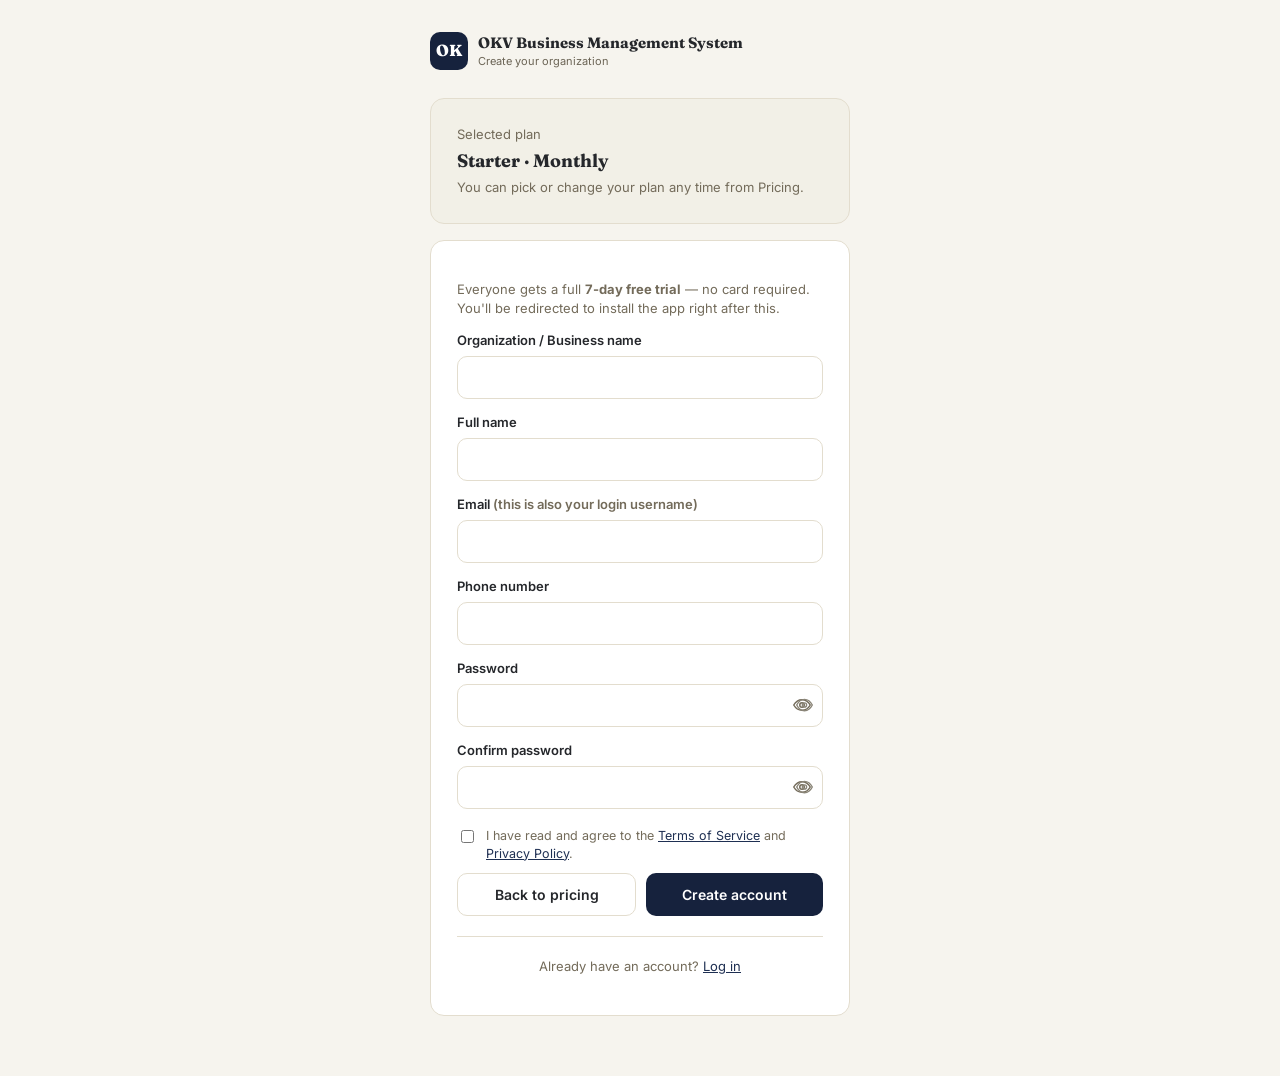
<file: signup.html>
<!DOCTYPE html>
<html lang="en">
<head>
<meta charset="UTF-8">
<meta name="viewport" content="width=device-width, initial-scale=1">
<title>Create your account — OKV Business Management System</title>
<link rel="icon" type="image/png" href="icons/icon-192.png">
<link rel="apple-touch-icon" href="icons/icon-192.png">
<meta name="robots" content="noindex, nofollow">
<style>
@import url('https://fonts.googleapis.com/css2?family=Fraunces:opsz,wght@9..144,500;9..144,600;9..144,700&family=Inter:wght@400;500;600;700&display=swap');

:root{
  --ink:#25272b;
  --paper:#f6f4ee;
  --card:#ffffff;
  --teal:#16223d;
  --teal-2:#1e2f52;
  --gold:#c69a3d;
  --line:#e3ddce;
  --danger:#a4372f;
  --ok:#2f6d4f;
  --radius:14px;
}
*{box-sizing:border-box}
body{
  margin:0; background:var(--paper); color:var(--ink);
  font-family:'Inter',system-ui,sans-serif; line-height:1.45;
}
h1,h2,h3,.display{ font-family:'Fraunces',serif; letter-spacing:-.01em; }
.wrap{ max-width:460px; margin:0 auto; padding:32px 20px 60px; }
.wrap.wide{ max-width:960px; }
.brand{ display:flex; align-items:center; gap:10px; margin-bottom:28px; }
.brand .mark{ width:38px;height:38px;border-radius:10px;background:var(--teal);
  color:#fff;display:flex;align-items:center;justify-content:center;font-family:'Fraunces';font-weight:800;font-size:16px; }
.brand .name{ font-family:'Fraunces'; font-weight:700; font-size:15px; }
.brand .name small{ display:block; font-family:'Inter'; font-weight:400; font-size:11px; color:#6b6455; }

.card{ background:var(--card); border:1px solid var(--line); border-radius:var(--radius); padding:26px; }
label{ display:block; font-size:13px; font-weight:600; margin:14px 0 6px; }
input[type=text],input[type=password],input[type=email],select,textarea{
  width:100%; padding:11px 12px; border:1px solid var(--line); border-radius:10px;
  font-size:15px; font-family:inherit; background:#fff; color:var(--ink);
}
input:focus,select:focus,textarea:focus{ outline:2px solid var(--gold); outline-offset:1px; border-color:var(--gold); }
button, .btn{
  display:inline-flex; align-items:center; justify-content:center; gap:8px;
  border:none; border-radius:10px; padding:12px 18px; font-size:14px; font-weight:600;
  cursor:pointer; font-family:'Inter'; text-decoration:none;
}
.btn-primary{ background:var(--teal); color:#fff; width:100%; margin-top:18px; }
.btn-primary:hover{ background:var(--teal-2); }
.btn-gold{ background:var(--gold); color:#fff; }
.btn-outline{ background:transparent; border:1px solid var(--line); color:var(--ink); }
.btn-danger{ background:var(--danger); color:#fff; }
.btn-sm{ padding:7px 12px; font-size:12.5px; }
a{ color:var(--teal-2); }
.muted{ color:#736b5a; font-size:13px; }
.row{ display:flex; gap:10px; flex-wrap:wrap; }
.row > *{ flex:1; min-width:0; }
.center{ text-align:center; }
.divider{ height:1px; background:var(--line); margin:20px 0; }
.badge{ display:inline-block; padding:3px 9px; border-radius:20px; font-size:11.5px; font-weight:600; }
.badge.active{ background:#e2f3ea; color:var(--ok); }
.badge.suspended{ background:#f7e3df; color:var(--danger); }
.pill{ display:inline-block; padding:3px 9px; border-radius:20px; font-size:11px; background:#eef0e6; color:#3f4636; margin:2px 3px 0 0; }
table{ width:100%; border-collapse:collapse; font-size:13.5px; }
th,td{ text-align:left; padding:10px 8px; border-bottom:1px solid var(--line); vertical-align:top; }
th{ font-size:11.5px; text-transform:uppercase; letter-spacing:.04em; color:#736b5a; }
.table-scroll{ overflow-x:auto; -webkit-overflow-scrolling:touch; margin:0 -4px; padding:0 4px; }
.table-scroll table{ min-width:520px; }
img{ max-width:100%; }
.topbar{ display:flex; align-items:center; justify-content:space-between; gap:10px; flex-wrap:wrap; padding:14px 16px; background:var(--teal); color:#fff; }
.topbar .name{ font-family:'Fraunces'; font-weight:700; font-size:15px; }
.topbar .row{ flex-wrap:wrap; justify-content:flex-end; flex-direction:row; }
.tabs{ display:flex; gap:6px; overflow-x:auto; -webkit-overflow-scrolling:touch; padding:12px 16px 0; background:var(--teal); }
.tabs button{ background:rgba(255,255,255,.1); color:#fff; padding:9px 14px; border-radius:9px 9px 0 0; font-size:13px; white-space:nowrap; flex:none; }
.tabs button.active{ background:var(--paper); color:var(--ink); }
.panel{ padding:18px 16px 40px; }
.sync-strip{ display:flex; align-items:center; gap:10px; font-size:12.5px; padding:8px 16px; background:#fff; border-bottom:1px solid var(--line); flex-wrap:wrap; }
.dot{ width:8px;height:8px;border-radius:50%; flex:none; }
.dot.on{ background:var(--ok); } .dot.off{ background:var(--danger); }
.install-steps li{ margin-bottom:10px; }
.link-box{ background:#f2f0e7; border:1px dashed var(--line); border-radius:10px; padding:10px 12px; font-size:13px; word-break:break-all; }
.err{ color:var(--danger); font-size:13px; margin-top:8px; }
.ok{ color:var(--ok); font-size:13px; margin-top:8px; }
.modal-backdrop{ position:fixed; inset:0; background:rgba(19,37,35,.5); z-index:100; display:flex; align-items:center; justify-content:center; padding:20px; overflow-y:auto; }
.modal-card{ background:var(--card); border-radius:var(--radius); padding:24px; width:100%; max-width:420px; max-height:86vh; overflow-y:auto; box-shadow:0 20px 60px rgba(0,0,0,.35); margin:auto; }
@media (max-width:640px){
  .card{ padding:18px; }
  .wrap{ padding:22px 14px 50px; }
  h1{ font-size:26px; } h2{ font-size:22px; } h3{ font-size:17px; }
  .row{ flex-direction:column; }
}

</style>
<style>
.okv-pw-wrap{position:relative;display:block}
.okv-pw-wrap input{padding-right:40px !important}
.okv-pw-toggle{position:absolute;right:4px;top:50%;transform:translateY(-50%);background:none;border:none;padding:6px;margin:0;cursor:pointer;color:#8a8578;display:flex;align-items:center;justify-content:center;border-radius:8px;line-height:0}
.okv-pw-toggle:hover{background:rgba(0,0,0,.06);color:var(--ink)}
</style>
<script>
// Adds a show/hide eye icon to EVERY password input on this page, including ones added
// later by JS (modals, dynamically-rendered forms) — no per-form wiring needed elsewhere.
(function(){
  function eyeSvg(hidden){
    return hidden
      ? '<svg width="17" height="17" viewBox="0 0 24 24" fill="none" stroke="currentColor" stroke-width="2" stroke-linecap="round" stroke-linejoin="round"><path d="M17.94 17.94A10.94 10.94 0 0 1 12 20c-7 0-11-8-11-8a21.8 21.8 0 0 1 5.06-6.06M9.9 4.24A10.94 10.94 0 0 1 12 4c7 0 11 8 11 8a21.8 21.8 0 0 1-3.22 4.44M14.12 14.12a3 3 0 1 1-4.24-4.24"/><line x1="1" y1="1" x2="23" y2="23"/></svg>'
      : '<svg width="17" height="17" viewBox="0 0 24 24" fill="none" stroke="currentColor" stroke-width="2" stroke-linecap="round" stroke-linejoin="round"><path d="M1 12s4-8 11-8 11 8 11 8-4 8-11 8-11-8-11-8z"/><circle cx="12" cy="12" r="3"/></svg>';
  }
  function wire(inp){
    if (!inp || inp.dataset.pwWired) return;
    if (!inp.parentNode) return;
    inp.dataset.pwWired = '1';
    var wrap = document.createElement('span');
    wrap.className = 'okv-pw-wrap';
    inp.parentNode.insertBefore(wrap, inp);
    wrap.appendChild(inp);
    var btn = document.createElement('button');
    btn.type = 'button';
    btn.className = 'okv-pw-toggle';
    btn.tabIndex = -1;
    btn.setAttribute('aria-label', 'Show password');
    btn.innerHTML = eyeSvg(false);
    btn.addEventListener('click', function(){
      var showing = inp.type === 'text';
      inp.type = showing ? 'password' : 'text';
      btn.innerHTML = eyeSvg(!showing);
      btn.setAttribute('aria-label', showing ? 'Show password' : 'Hide password');
    });
    wrap.appendChild(btn);
  }
  function scan(root){
    (root || document).querySelectorAll('input[type="password"]').forEach(wire);
  }
  document.addEventListener('DOMContentLoaded', function(){ scan(document); });
  scan(document);
  new MutationObserver(function(muts){
    muts.forEach(function(m){
      m.addedNodes && m.addedNodes.forEach(function(n){
        if (!n || n.nodeType !== 1) return;
        if (n.matches && n.matches('input[type="password"]')) wire(n);
        if (n.querySelectorAll) scan(n);
      });
    });
  }).observe(document.documentElement, { childList: true, subtree: true });
})();
</script>

</head>
<body>
<div class="wrap">
  <div class="brand"><div class="mark">OK</div><div class="name">OKV Business Management System<small>Create your organization</small></div></div>

  <div class="card" id="planCard" style="margin-bottom:16px;background:#f2f0e7">
    <p class="muted" style="margin:0 0 4px">Selected plan</p>
    <div id="planSummary" style="font-family:'Fraunces';font-weight:700;font-size:18px"></div>
    <p class="muted" style="margin:4px 0 0" id="planSuited"></p>
  </div>

  <div class="card">
    <p class="muted">Everyone gets a full <strong>7-day free trial</strong> — no card required. You'll be redirected to install the app right after this.</p>

    <form id="signupForm">
      <label for="businessName">Organization / Business name</label>
      <input type="text" id="businessName" autocomplete="organization" required>

      <label for="fullName">Full name</label>
      <input type="text" id="fullName" autocomplete="name" required>

      <label for="email">Email <span class="muted">(this is also your login username)</span></label>
      <input type="email" id="email" autocomplete="email" required>

      <label for="phone">Phone number</label>
      <input type="text" id="phone" autocomplete="tel" inputmode="tel" required>

      <label for="password">Password</label>
      <input type="password" id="password" autocomplete="new-password" required minlength="6">

      <label for="password2">Confirm password</label>
      <input type="password" id="password2" autocomplete="new-password" required minlength="6">

      <label class="okv-agree" style="display:flex;align-items:flex-start;gap:9px;font-weight:400;margin-top:18px;cursor:pointer">
        <input type="checkbox" id="agreeTerms" required style="width:auto;margin-top:3px;flex:none">
        <span style="font-size:12.5px" class="muted">I have read and agree to the <a href="terms.html" target="_blank">Terms of Service</a> and <a href="privacy.html" target="_blank">Privacy Policy</a>.</span>
      </label>
      <div id="agreeMsg"></div>
      <div class="row" style="margin-top:10px">
        <button type="button" class="btn-outline" id="backBtn" style="width:100%">Back to pricing</button>
        <button type="submit" class="btn-primary" id="submitBtn" style="margin-top:0;width:100%">Create account</button>
      </div>
      <div id="msg"></div>
    </form>
    <div class="divider"></div>
    <p class="center muted">Already have an account? <a href="login.html">Log in</a></p>
  </div>
</div>

<script src="app-common.js"></script>
<script>
const params = new URLSearchParams(window.location.search);
const planId = params.get('plan'); // e.g. "starter-monthly"
let plan = getPlanById(planId);
let planLabel = plan ? (plan.tier + ' · ' + plan.cycle) : 'Starter · Monthly'; // default if arrived without a plan

function renderPlanSummary() {
  document.getElementById('planSummary').textContent = planLabel + (plan ? ' — ' + plan.priceLabel : '');
  document.getElementById('planSuited').textContent = plan ? plan.suited : 'You can pick or change your plan any time from Pricing.';
}
renderPlanSummary();
loadLiveSettings().then(() => {
  plan = getPlanById(planId);
  if (plan) planLabel = plan.tier + ' · ' + plan.cycle;
  renderPlanSummary();
});
document.getElementById('backBtn').addEventListener('click', () => window.location.href = 'pricing.html');

document.getElementById('signupForm').addEventListener('submit', async (e) => {
  e.preventDefault();
  const msg = document.getElementById('msg');
  msg.innerHTML = '';

  const businessName = document.getElementById('businessName').value.trim();
  const fullName = document.getElementById('fullName').value.trim();
  const email = document.getElementById('email').value.trim();
  const phone = document.getElementById('phone').value.trim();
  const password = document.getElementById('password').value;
  const password2 = document.getElementById('password2').value;

  if (password !== password2) { msg.innerHTML = '<div class="err">Passwords do not match.</div>'; return; }
  if (!document.getElementById('agreeTerms').checked) {
    document.getElementById('agreeMsg').innerHTML = '<div class="err">Please check the box to agree to the Terms of Service and Privacy Policy before continuing.</div>';
    document.getElementById('agreeTerms').focus();
    return;
  }
  document.getElementById('agreeMsg').innerHTML = '';
  if (!navigator.onLine) { msg.innerHTML = '<div class="err">You need an internet connection to sign up.</div>'; return; }

  const btn = document.getElementById('submitBtn');
  btn.disabled = true; btn.textContent = 'Creating…';

  const passwordHash = await sha256Hex(password);
  const res = await apiCall('signup', { businessName, fullName, email, phone, passwordHash, plan: planLabel });

  btn.disabled = false; btn.textContent = 'Create account';

  if (res.ok) {
    msg.innerHTML = '<div class="ok">Account created! Redirecting to install the app…</div>';
    setTimeout(() => window.location.href = 'install.html', 1200);
  } else {
    msg.innerHTML = '<div class="err">' + (res.error || 'Something went wrong.') + '</div>';
  }
});
</script>
</body>
</html>
</file>
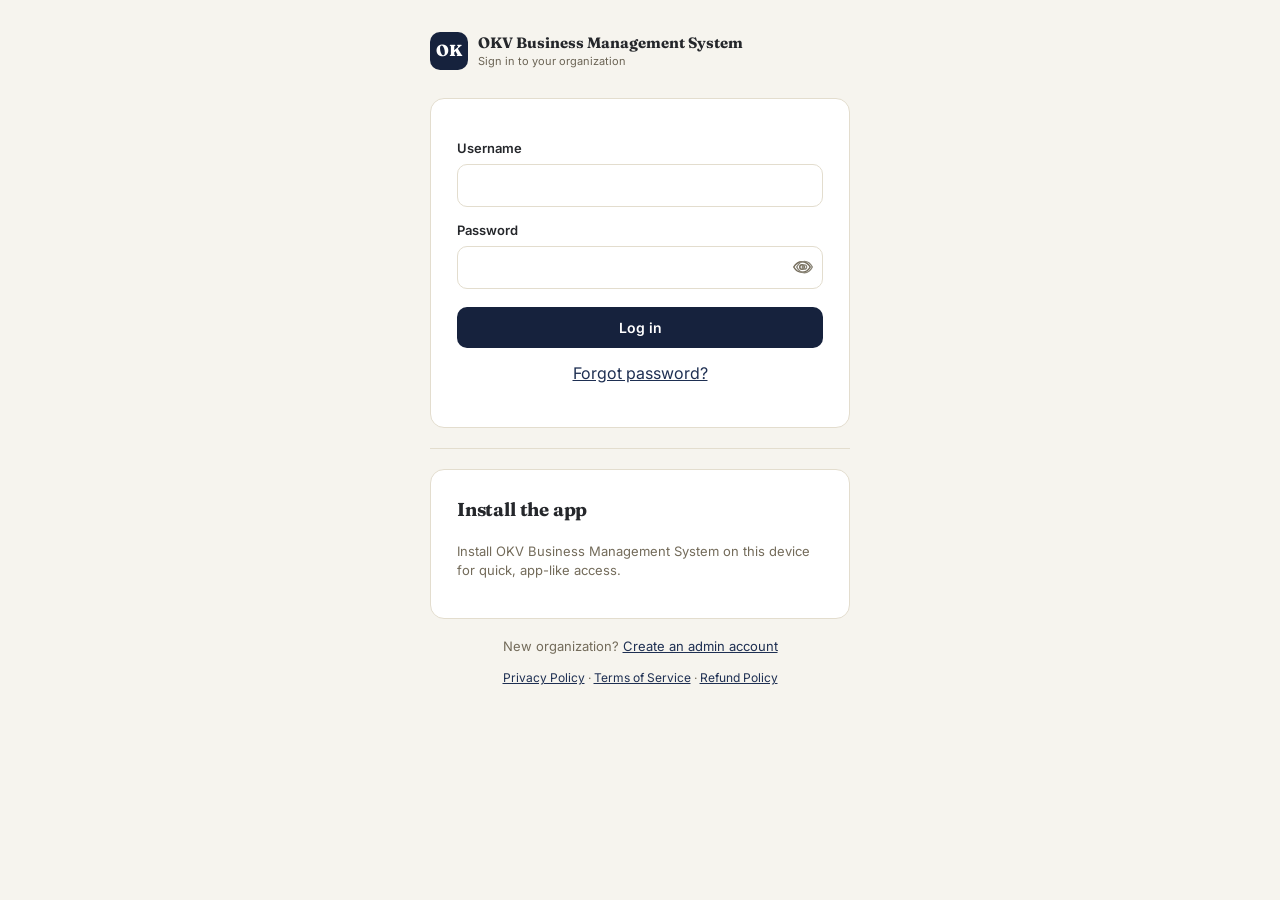
<file: super-admin.html>
<!DOCTYPE html>
<html lang="en">
<head>
<meta charset="UTF-8">
<meta name="viewport" content="width=device-width, initial-scale=1">
<title>Super Admin — OKV Business Management System</title>
<link rel="icon" type="image/png" href="icons/icon-192.png">
<link rel="apple-touch-icon" href="icons/icon-192.png">
<meta name="robots" content="noindex, nofollow">
<meta name="theme-color" content="#16223d">
<style>
@import url('https://fonts.googleapis.com/css2?family=Fraunces:opsz,wght@9..144,500;9..144,600;9..144,700&family=Inter:wght@400;500;600;700&display=swap');

:root{
  --ink:#25272b;
  --paper:#f6f4ee;
  --card:#ffffff;
  --teal:#16223d;
  --teal-2:#1e2f52;
  --gold:#c69a3d;
  --line:#e3ddce;
  --danger:#a4372f;
  --ok:#2f6d4f;
  --radius:14px;
}
*{box-sizing:border-box}
body{
  margin:0; background:var(--paper); color:var(--ink);
  font-family:'Inter',system-ui,sans-serif; line-height:1.45;
}
h1,h2,h3,.display{ font-family:'Fraunces',serif; letter-spacing:-.01em; }
.wrap{ max-width:460px; margin:0 auto; padding:32px 20px 60px; }
.wrap.wide{ max-width:960px; }
.brand{ display:flex; align-items:center; gap:10px; margin-bottom:28px; }
.brand .mark{ width:38px;height:38px;border-radius:10px;background:var(--teal);
  color:#fff;display:flex;align-items:center;justify-content:center;font-family:'Fraunces';font-weight:800;font-size:16px; }
.brand .name{ font-family:'Fraunces'; font-weight:700; font-size:15px; }
.brand .name small{ display:block; font-family:'Inter'; font-weight:400; font-size:11px; color:#6b6455; }

.card{ background:var(--card); border:1px solid var(--line); border-radius:var(--radius); padding:26px; }
label{ display:block; font-size:13px; font-weight:600; margin:14px 0 6px; }
input[type=text],input[type=password],input[type=email],select,textarea{
  width:100%; padding:11px 12px; border:1px solid var(--line); border-radius:10px;
  font-size:15px; font-family:inherit; background:#fff; color:var(--ink);
}
input:focus,select:focus,textarea:focus{ outline:2px solid var(--gold); outline-offset:1px; border-color:var(--gold); }
button, .btn{
  display:inline-flex; align-items:center; justify-content:center; gap:8px;
  border:none; border-radius:10px; padding:12px 18px; font-size:14px; font-weight:600;
  cursor:pointer; font-family:'Inter'; text-decoration:none;
}
.btn-primary{ background:var(--teal); color:#fff; width:100%; margin-top:18px; }
.btn-primary:hover{ background:var(--teal-2); }
.btn-gold{ background:var(--gold); color:#fff; }
.btn-outline{ background:transparent; border:1px solid var(--line); color:var(--ink); }
.btn-danger{ background:var(--danger); color:#fff; }
.btn-sm{ padding:7px 12px; font-size:12.5px; }
a{ color:var(--teal-2); }
.muted{ color:#736b5a; font-size:13px; }
.row{ display:flex; gap:10px; flex-wrap:wrap; }
.row > *{ flex:1; min-width:0; }
.center{ text-align:center; }
.divider{ height:1px; background:var(--line); margin:20px 0; }
.badge{ display:inline-block; padding:3px 9px; border-radius:20px; font-size:11.5px; font-weight:600; }
.badge.active{ background:#e2f3ea; color:var(--ok); }
.badge.suspended{ background:#f7e3df; color:var(--danger); }
.pill{ display:inline-block; padding:3px 9px; border-radius:20px; font-size:11px; background:#eef0e6; color:#3f4636; margin:2px 3px 0 0; }
table{ width:100%; border-collapse:collapse; font-size:13.5px; }
th,td{ text-align:left; padding:10px 8px; border-bottom:1px solid var(--line); vertical-align:top; }
th{ font-size:11.5px; text-transform:uppercase; letter-spacing:.04em; color:#736b5a; }
.table-scroll{ overflow-x:auto; -webkit-overflow-scrolling:touch; margin:0 -4px; padding:0 4px; }
.table-scroll table{ min-width:520px; }
img{ max-width:100%; }
.topbar{ display:flex; align-items:center; justify-content:space-between; gap:10px; flex-wrap:wrap; padding:14px 16px; background:var(--teal); color:#fff; }
.topbar .name{ font-family:'Fraunces'; font-weight:700; font-size:15px; }
.topbar .row{ flex-wrap:wrap; justify-content:flex-end; flex-direction:row; min-width:0; }
#whoami{ min-width:0; }
@media (max-width:860px){
  #whoami{ flex:1 1 100%; }
}
.tabs{ display:flex; gap:6px; overflow-x:auto; -webkit-overflow-scrolling:touch; padding:12px 16px 0; background:var(--teal); }
.tabs button{ background:rgba(255,255,255,.1); color:#fff; padding:9px 14px; border-radius:9px 9px 0 0; font-size:13px; white-space:nowrap; flex:none; }
.tabs button.active{ background:var(--paper); color:var(--ink); }
.panel{ padding:18px 16px 40px; }
.sync-strip{ display:flex; align-items:center; gap:10px; font-size:12.5px; padding:8px 16px; background:#fff; border-bottom:1px solid var(--line); flex-wrap:wrap; }
.dot{ width:8px;height:8px;border-radius:50%; flex:none; }
.dot.on{ background:var(--ok); } .dot.off{ background:var(--danger); }
.install-steps li{ margin-bottom:10px; }
.link-box{ background:#f2f0e7; border:1px dashed var(--line); border-radius:10px; padding:10px 12px; font-size:13px; word-break:break-all; }
.err{ color:var(--danger); font-size:13px; margin-top:8px; }
.ok{ color:var(--ok); font-size:13px; margin-top:8px; }
.modal-backdrop{ position:fixed; inset:0; background:rgba(19,37,35,.5); z-index:100; display:flex; align-items:center; justify-content:center; padding:20px; overflow-y:auto; }
.modal-card{ background:var(--card); border-radius:var(--radius); padding:24px; width:100%; max-width:420px; max-height:86vh; overflow-y:auto; box-shadow:0 20px 60px rgba(0,0,0,.35); margin:auto; }
@media (max-width:640px){
  .card{ padding:18px; }
  .wrap{ padding:22px 14px 50px; }
  h1{ font-size:26px; } h2{ font-size:22px; } h3{ font-size:17px; }
  .row{ flex-direction:column; }
}

.superadmin-table td, .superadmin-table th{ vertical-align: middle; }
</style>
<style>
.okv-pw-wrap{position:relative;display:block}
.okv-pw-wrap input{padding-right:40px !important}
.okv-pw-toggle{position:absolute;right:4px;top:50%;transform:translateY(-50%);background:none;border:none;padding:6px;margin:0;cursor:pointer;color:#8a8578;display:flex;align-items:center;justify-content:center;border-radius:8px;line-height:0}
.okv-pw-toggle:hover{background:rgba(0,0,0,.06);color:var(--ink)}
</style>
<script>
// Adds a show/hide eye icon to EVERY password input on this page, including ones added
// later by JS (modals, dynamically-rendered forms) — no per-form wiring needed elsewhere.
(function(){
  function eyeSvg(hidden){
    return hidden
      ? '<svg width="17" height="17" viewBox="0 0 24 24" fill="none" stroke="currentColor" stroke-width="2" stroke-linecap="round" stroke-linejoin="round"><path d="M17.94 17.94A10.94 10.94 0 0 1 12 20c-7 0-11-8-11-8a21.8 21.8 0 0 1 5.06-6.06M9.9 4.24A10.94 10.94 0 0 1 12 4c7 0 11 8 11 8a21.8 21.8 0 0 1-3.22 4.44M14.12 14.12a3 3 0 1 1-4.24-4.24"/><line x1="1" y1="1" x2="23" y2="23"/></svg>'
      : '<svg width="17" height="17" viewBox="0 0 24 24" fill="none" stroke="currentColor" stroke-width="2" stroke-linecap="round" stroke-linejoin="round"><path d="M1 12s4-8 11-8 11 8 11 8-4 8-11 8-11-8-11-8z"/><circle cx="12" cy="12" r="3"/></svg>';
  }
  function wire(inp){
    if (!inp || inp.dataset.pwWired) return;
    if (!inp.parentNode) return;
    inp.dataset.pwWired = '1';
    var wrap = document.createElement('span');
    wrap.className = 'okv-pw-wrap';
    inp.parentNode.insertBefore(wrap, inp);
    wrap.appendChild(inp);
    var btn = document.createElement('button');
    btn.type = 'button';
    btn.className = 'okv-pw-toggle';
    btn.tabIndex = -1;
    btn.setAttribute('aria-label', 'Show password');
    btn.innerHTML = eyeSvg(false);
    btn.addEventListener('click', function(){
      var showing = inp.type === 'text';
      inp.type = showing ? 'password' : 'text';
      btn.innerHTML = eyeSvg(!showing);
      btn.setAttribute('aria-label', showing ? 'Show password' : 'Hide password');
    });
    wrap.appendChild(btn);
  }
  function scan(root){
    (root || document).querySelectorAll('input[type="password"]').forEach(wire);
  }
  document.addEventListener('DOMContentLoaded', function(){ scan(document); });
  scan(document);
  new MutationObserver(function(muts){
    muts.forEach(function(m){
      m.addedNodes && m.addedNodes.forEach(function(n){
        if (!n || n.nodeType !== 1) return;
        if (n.matches && n.matches('input[type="password"]')) wire(n);
        if (n.querySelectorAll) scan(n);
      });
    });
  }).observe(document.documentElement, { childList: true, subtree: true });
})();
</script>

</head>
<body>
<div class="topbar">
  <div class="name" id="orgName">OKV Technology Consults — Super Admin</div>
  <div class="row" style="gap:10px;align-items:center">
    <span class="muted" style="color:#cfe3dd" id="whoami"></span>
    <button class="btn-outline btn-sm" style="background:#fff" id="logoutBtn">Log out</button>
  </div>
</div>

<div class="tabs" id="tabs"></div>
<div class="wrap wide panel" id="panelHost"></div>

<script src="app-common.js"></script>
<script>
// ===== Super Admin dashboard =====
const session = requireSession('login.html');
if (!session.isSuperAdmin) window.location.href = 'dashboard.html';

document.getElementById('whoami').textContent = session.username;
document.getElementById('logoutBtn').addEventListener('click', () => { clearSession(); window.location.href = 'login.html'; });

const TABS = [['orgs', 'Organizations'], ['storage', 'Storage'], ['payments', 'Payments'], ['announce', 'Announcements'], ['settings', 'Settings'], ['manual', 'User Manual'], ['account', 'Account']];
let activeTab = 'orgs';
function renderTabs() {
  document.getElementById('tabs').innerHTML = TABS.map(([id, label]) =>
    `<button data-tab="${id}" class="${id === activeTab ? 'active' : ''}">${label}</button>`).join('');
  document.querySelectorAll('#tabs button').forEach(b => b.addEventListener('click', () => { activeTab = b.dataset.tab; renderTabs(); refreshTab(); }));
}
function refreshTab() {
  if (activeTab === 'orgs') renderOrgsTab();
  else if (activeTab === 'storage') renderStorageTab();
  else if (activeTab === 'payments') renderPaymentsTab();
  else if (activeTab === 'announce') renderAnnounceTab();
  else if (activeTab === 'settings') renderSettingsTab();
  else if (activeTab === 'manual') renderManualTab();
  else renderAccountTab();
}
renderTabs();
refreshTab();
// Keeps PLAN_CATALOG (used by the Edit-org modal's Plan dropdown) and branding in sync with
// any customizations saved from the Settings tab, instead of staying on hardcoded defaults for
// the whole session. Fire-and-forget, no re-render needed: the Organizations list itself never
// reads PLAN_CATALOG — only the Edit modal does, opened later by a click, well after this resolves.
loadLiveSettings();

// Auto-refreshes the two tabs where new activity shows up from other people (new
// organizations signing up, new payment proofs submitted) so the numbers update live without
// requiring a manual click away and back. Deliberately excludes Storage/Announcements/Settings/
// Account — those hold in-progress form input or a compose box that a background refresh would
// wipe out mid-edit.
setInterval(() => { if (activeTab === 'orgs' || activeTab === 'payments') refreshTab(); }, 30000);

// =====================================================================
// ORGANIZATIONS — list, edit contact/subscription, suspend/reactivate
// =====================================================================
let lastOrgs = [];
async function renderOrgsTab() {
  const host = document.getElementById('panelHost');
  host.innerHTML = '<p class="muted">Loading organizations…</p>';
  const res = await apiCall('superAdminListOrgs', {});
  if (!res.ok) { host.innerHTML = '<p class="err">' + res.error + '</p>'; return; }
  lastOrgs = res.orgs;
  const signupLink = new URL('pricing.html', window.location.href).href;

  host.innerHTML = `
    <div class="card" style="margin-bottom:16px">
      <h3 style="margin-top:0">Share to onboard a new organization</h3>
      <p class="muted">Send this link to a prospective business — it opens the pricing page, and "Start for free" carries them through signup, install, then login on their own.</p>
      <div class="link-box" id="signupLink">${signupLink}</div>
      <div class="row" style="margin-top:10px;gap:8px;flex-wrap:wrap">
        <button class="btn-primary" style="margin-top:0" id="copySignupLink">Copy link</button>
        <a class="btn-outline btn-sm" style="margin-top:0" target="_blank" href="${signupLink}">Open link</a>
        <button class="btn-outline btn-sm" style="margin-top:0;display:none" id="shareSignupLink">Share…</button>
      </div>
      <div id="signupLinkMsg" class="muted" style="margin-top:6px;font-size:12.5px"></div>
    </div>
    <div class="card" style="margin-bottom:16px">
      <h3 style="margin-top:0">Organizations</h3>
      <p class="muted">${res.orgs.length} organization${res.orgs.length === 1 ? '' : 's'} — manage contact details, plan, and access without opening the Sheet.</p>
    </div>
    <div class="table-scroll"><table>
      <thead><tr><th>Business</th><th>Admin</th><th>Team</th><th>Plan</th><th>Status</th><th></th></tr></thead>
      <tbody>${res.orgs.map(o => `<tr>
        <td><strong>${escapeHtml(o.businessName) || '(no name)'}</strong><br><span class="muted" style="font-size:11px">Since ${new Date(o.createdAt).toLocaleDateString()}</span></td>
        <td>${escapeHtml(o.fullName)}<br><span class="muted" style="font-size:11px">${escapeHtml(o.email)}${o.phone ? ' · ' + escapeHtml(o.phone) : ''}</span></td>
        <td>${o.teamCount}</td>
        <td>${planDisplayName(o.subscription.plan)}<br><span class="muted" style="font-size:11px">${friendlyDuration(o.subscription.daysLeft)}</span></td>
        <td>${o.orgSuspended ? '<span class="badge suspended">Suspended</span>' : (o.subscription.active ? '<span class="badge active">Active</span>' : '<span class="badge suspended">Inactive</span>')}</td>
        <td>
          <div class="row" style="gap:6px;flex-wrap:wrap">
            <button class="btn-outline btn-sm" data-edit="${o.userId}">Edit</button>
            <button class="btn-outline btn-sm" data-toggle="${o.userId}" data-current="${o.orgSuspended}">${o.orgSuspended ? 'Reactivate' : 'Suspend'}</button>
          </div>
        </td>
      </tr>`).join('')}</tbody>
    </table></div>`;

  if (navigator.share) document.getElementById('shareSignupLink').style.display = 'inline-block';
  document.getElementById('copySignupLink').addEventListener('click', async () => {
    const msgEl = document.getElementById('signupLinkMsg');
    msgEl.textContent = '';
    try {
      if (!navigator.clipboard || !window.isSecureContext) throw new Error('clipboard unavailable');
      await navigator.clipboard.writeText(signupLink);
      toast('Link copied', 'ok');
    } catch (e) {
      const box = document.getElementById('signupLink');
      try {
        const range = document.createRange();
        range.selectNodeContents(box);
        const sel = window.getSelection();
        sel.removeAllRanges(); sel.addRange(range);
      } catch (e2) { /* selection API unavailable — the visible link text is still there to copy by hand */ }
      msgEl.textContent = "Couldn't copy automatically — the link above is now selected, press Ctrl+C (or Cmd+C) to copy it.";
    }
  });
  if (navigator.share) {
    document.getElementById('shareSignupLink').addEventListener('click', () => {
      navigator.share({ title: 'Get started', text: 'Sign up here:', url: signupLink }).catch(() => { /* user cancelled the share sheet — not an error */ });
    });
  }

  document.querySelectorAll('[data-edit]').forEach(b => b.addEventListener('click', () => openEditOrg(b.dataset.edit)));
  document.querySelectorAll('[data-toggle]').forEach(b => b.addEventListener('click', async () => {
    const suspend = b.dataset.current !== 'true';
    if (suspend && !confirm('Suspend this organization? Every user in it will be locked out immediately.')) return;
    const r = await apiCall('superAdminSetOrgSuspended', { userId: b.dataset.toggle, suspended: suspend });
    if (r.ok) { toast(r.message, 'ok'); renderOrgsTab(); } else toast(r.error, 'error');
  }));
}

// =====================================================================
// STORAGE — per-tenant Google Sheets cell-capacity monitoring (Super Admin only;
// org Admins/Users never see this). Data is refreshed by a weekly trigger; the
// "Check now" button lets the Super Admin force an immediate refresh.
// =====================================================================
function statusBadgeClass(flag) {
  if (flag === 'Action Needed') return 'suspended';
  if (flag === 'Monitor') return 'suspended'; // reuse existing badge colors; Monitor gets its own inline color below
  return 'active';
}
async function renderStorageTab() {
  const host = document.getElementById('panelHost');
  host.innerHTML = '<p class="muted">Loading storage usage…</p>';
  const res = await apiCall('superAdminGetCapacity', {});
  if (!res.ok) { host.innerHTML = '<p class="err">' + res.error + '</p>'; return; }
  renderStorageList(res.orgs);
}
function renderStorageList(orgs) {
  const host = document.getElementById('panelHost');
  const flagCounts = { Healthy: 0, Monitor: 0, 'Action Needed': 0 };
  orgs.forEach(o => { flagCounts[o.statusFlag] = (flagCounts[o.statusFlag] || 0) + 1; });

  host.innerHTML = `
    <div class="card" style="margin-bottom:16px">
      <h3 style="margin-top:0">Storage — per-tenant Sheets capacity</h3>
      <p class="muted">Each organization has its own spreadsheet with a hard 10,000,000-cell limit. Refreshed automatically on a weekly schedule.</p>
      <div class="row" style="margin-top:10px;flex-wrap:wrap">
        <span class="badge active">${flagCounts['Healthy'] || 0} Healthy</span>
        <span class="badge" style="background:#fbeecd;color:#8a5b0f">${flagCounts['Monitor'] || 0} Monitor</span>
        <span class="badge suspended">${flagCounts['Action Needed'] || 0} Action Needed</span>
      </div>
      <button class="btn-outline btn-sm" id="storageRefreshBtn" style="margin-top:14px">Check now</button>
    </div>
    ${orgs.length === 0 ? '<p class="muted">No tenant spreadsheets registered yet.</p>' : `
    <div class="table-scroll"><table>
      <thead><tr><th>Business</th><th>Used</th><th>Est. time to 90%</th><th>Status</th><th></th></tr></thead>
      <tbody>${orgs.map(o => `<tr>
        <td><strong>${escapeHtml(o.businessName) || '(no name)'}</strong>${o.lastCheckedAt ? '<br><span class="muted" style="font-size:11px">Checked ' + new Date(o.lastCheckedAt).toLocaleString() + '</span>' : '<br><span class="muted" style="font-size:11px">Not checked yet</span>'}</td>
        <td>${(o.pctUsed * 100).toFixed(1)}%<br><span class="muted" style="font-size:11px">${o.cellsUsed.toLocaleString()} / ${o.cellLimit.toLocaleString()} cells</span></td>
        <td>${o.estReadableRemaining || '—'}</td>
        <td><span class="badge ${o.statusFlag === 'Healthy' ? 'active' : (o.statusFlag === 'Monitor' ? '' : 'suspended')}" ${o.statusFlag === 'Monitor' ? 'style="background:#fbeecd;color:#8a5b0f"' : ''}>${o.statusFlag}</span>
        ${o.recommendedAction && o.statusFlag !== 'Healthy' ? '<br><span class="muted" style="font-size:11px">' + escapeHtml(o.recommendedAction) + '</span>' : ''}</td>
        <td>${o.spreadsheetUrl ? '<a href="' + o.spreadsheetUrl + '" target="_blank" class="btn-outline btn-sm">Open sheet</a>' : ''}</td>
      </tr>`).join('')}</tbody>
    </table></div>`}`;

  document.getElementById('storageRefreshBtn').addEventListener('click', async () => {
    const btn = document.getElementById('storageRefreshBtn');
    btn.disabled = true; btn.textContent = 'Checking…';
    const r = await apiCall('superAdminRunCapacityCheckNow', {});
    btn.disabled = false; btn.textContent = 'Check now';
    if (r.ok) { toast('Storage usage refreshed', 'ok'); renderStorageList(r.orgs); } else toast(r.error, 'error');
  });
}

function openEditOrg(userId) {
  const o = lastOrgs.find(x => x.userId === userId);
  const modal = openModal(`
    <h3 style="margin-top:0">Edit — ${escapeHtml(o.businessName)}</h3>
    <label>Business name</label><input id="eoBusiness" value="${escapeHtml(o.businessName) || ''}">
    <label>Full name</label><input id="eoFullName" value="${escapeHtml(o.fullName) || ''}">
    <label>Email</label><input id="eoEmail" type="email" value="${escapeHtml(o.email) || ''}">
    <label>Phone</label><input id="eoPhone" value="${escapeHtml(o.phone) || ''}">
    <div class="divider"></div>
    <label>Plan</label>
    <select id="eoPlan">${PLAN_CATALOG.map(p => `<option value="${p.tier} · ${p.cycle}" ${o.subscription.plan === (p.tier + ' · ' + p.cycle) ? 'selected' : ''}>${p.tier} · ${p.cycle}</option>`).join('')}</select>
    <label>Billing state</label>
    <select id="eoBilling"><option value="trial" ${o.subscription.billingState === 'trial' ? 'selected' : ''}>Trial</option><option value="paid" ${o.subscription.billingState === 'paid' ? 'selected' : ''}>Paid</option></select>
    <label>Subscription status</label>
    <select id="eoSubStatus"><option value="active" ${o.subscription.active ? 'selected' : ''}>Active</option><option value="inactive">Inactive</option></select>
    <label>Expiry date</label>
    <input id="eoExpiry" type="date" value="${o.subscription.expiry ? new Date(o.subscription.expiry).toISOString().slice(0, 10) : ''}">
    <div class="row"><button class="btn-outline" id="eoCancel">Cancel</button><button class="btn-primary" id="eoSave" style="margin-top:0">Save</button></div>
    <div id="eoMsg"></div>`);
  modal.querySelector('#eoCancel').addEventListener('click', () => closeModal(modal));
  modal.querySelector('#eoSave').addEventListener('click', async () => {
    const expiryVal = modal.querySelector('#eoExpiry').value;
    const r = await apiCall('superAdminUpdateOrg', {
      userId,
      businessName: modal.querySelector('#eoBusiness').value.trim(),
      fullName: modal.querySelector('#eoFullName').value.trim(),
      email: modal.querySelector('#eoEmail').value.trim(),
      phone: modal.querySelector('#eoPhone').value.trim(),
      subscriptionPlan: modal.querySelector('#eoPlan').value,
      billingState: modal.querySelector('#eoBilling').value,
      subscriptionStatus: modal.querySelector('#eoSubStatus').value,
      subscriptionExpiry: expiryVal ? new Date(expiryVal + 'T23:59:59').toISOString() : undefined
    });
    if (r.ok) { toast('Organization updated', 'ok'); closeModal(modal); renderOrgsTab(); } else modal.querySelector('#eoMsg').innerHTML = '<div class="err">' + r.error + '</div>';
  });
}

// =====================================================================
// PAYMENTS — every org's submissions, confirm/reject in one click
// =====================================================================
async function renderPaymentsTab() {
  const host = document.getElementById('panelHost');
  host.innerHTML = '<p class="muted">Loading payment submissions…</p>';
  const res = await apiCall('superAdminListPayments', {});
  if (!res.ok) { host.innerHTML = '<p class="err">' + res.error + '</p>'; return; }

  host.innerHTML = `
    <div class="card" style="margin-bottom:16px">
      <h3 style="margin-top:0">Payment submissions</h3>
      <p class="muted">Confirm or reject a payment here instead of editing the Sheet — the org admin is emailed automatically either way, and confirming extends their subscription right away.</p>
    </div>
    <div class="table-scroll"><table>
      <thead><tr><th>Business</th><th>Plan</th><th>Proof</th><th>Status</th><th>Submitted</th><th></th></tr></thead>
      <tbody>${res.submissions.map(s => `<tr>
        <td><strong>${escapeHtml(s.businessName)}</strong><br><span class="muted" style="font-size:11px">${escapeHtml(s.email)}${s.phone ? ' · ' + escapeHtml(s.phone) : ''}</span></td>
        <td>${escapeHtml(s.plan)}</td>
        <td>${s.screenshotDataUrl ? `<a href="${s.screenshotDataUrl}" target="_blank">View</a>` : '<span class="muted">None</span>'}</td>
        <td><span class="badge ${s.status === 'confirmed' ? 'active' : (s.status === 'rejected' ? 'suspended' : '')}" style="${s.status === 'pending' ? 'background:#fbeecb;color:#8a6710' : ''}">${s.status}</span></td>
        <td class="muted">${new Date(s.submittedAt).toLocaleString()}</td>
        <td>${s.status === 'pending' ? `<div class="row" style="gap:6px;flex-wrap:wrap">
            <button class="btn-primary btn-sm" style="margin-top:0" data-decide="${s.row}" data-status="confirmed">Confirm</button>
            <button class="btn-danger btn-sm" data-decide="${s.row}" data-status="rejected">Reject</button>
          </div>` : '<span class="muted">Decided</span>'}</td>
      </tr>`).join('')}</tbody>
    </table></div>`;

  document.querySelectorAll('[data-decide]').forEach(b => b.addEventListener('click', async () => {
    const status = b.dataset.status;
    let note = '';
    if (status === 'rejected') note = prompt('Optional note to include in the rejection email:') || '';
    const r = await apiCall('superAdminDecidePayment', { row: b.dataset.decide, status, note });
    if (r.ok) { toast('Payment ' + status, 'ok'); renderPaymentsTab(); } else toast(r.error, 'error');
  }));
}

// =====================================================================
// ANNOUNCEMENTS — message org admins individually or all at once
// =====================================================================
async function renderAnnounceTab() {
  const host = document.getElementById('panelHost');
  if (!lastOrgs.length) {
    const res = await apiCall('superAdminListOrgs', {});
    if (res.ok) lastOrgs = res.orgs;
  }
  host.innerHTML = `
    <div class="card">
      <h3 style="margin-top:0">Message organizations</h3>
      <p class="muted">Use <code>{name}</code> for the admin's name and <code>{business}</code> for their business name to personalize.</p>
      <label>Send to</label>
      <select id="anRecipients" multiple size="6" style="height:auto">
        ${lastOrgs.map(o => `<option value="${escapeHtml(o.userId)}">${escapeHtml(o.businessName)} — ${escapeHtml(o.fullName || o.email)}</option>`).join('')}
      </select>
      <p class="muted" style="font-size:12px;margin-top:4px">Tap/ctrl-click to select multiple, or select none to send to everyone.</p>
      <label>Channel</label>
      <select id="anChannel"><option value="email">Email</option><option value="whatsapp">WhatsApp</option><option value="sms">SMS</option></select>
      <label>Subject <span class="muted">(email only)</span></label>
      <input id="anSubject">
      <label>Message</label>
      <textarea id="anBody" rows="4" placeholder="Hi {name}, ..."></textarea>
      <button class="btn-primary" id="anSend">Send</button>
      <div id="anMsg"></div>
    </div>`;

  document.getElementById('anSend').addEventListener('click', async () => {
    const msg = document.getElementById('anMsg');
    const channel = document.getElementById('anChannel').value;
    const subject = document.getElementById('anSubject').value.trim();
    const body = document.getElementById('anBody').value.trim();
    if (!body) { msg.innerHTML = '<div class="err">Write a message first.</div>'; return; }
    const picked = Array.from(document.getElementById('anRecipients').selectedOptions).map(o => o.value);
    const targets = (picked.length ? lastOrgs.filter(o => picked.indexOf(o.userId) !== -1) : lastOrgs);
    if (!targets.length) { msg.innerHTML = '<div class="err">No organizations to send to.</div>'; return; }

    if (channel === 'whatsapp') {
      const withPhone = targets.filter(t => t.phone);
      if (!withPhone.length) { msg.innerHTML = '<div class="err">None of the selected admins have a phone number on file.</div>'; return; }
      if (navigator.onLine) {
        const res = await apiCall('superAdminSendAnnouncement', { channel: 'whatsapp', body, recipients: withPhone });
        if (res.ok) { msg.innerHTML = `<div class="ok">Sent to ${res.sent} of ${res.total}.${res.failed.length ? ' Failed: ' + res.failed.join(', ') : ''}</div>`; return; }
      }
      // Not configured (or offline) — fall back to one-tap wa.me links per recipient.
      msg.innerHTML = '<p class="muted">WhatsApp isn\'t configured for automatic sending yet — tap each admin below to open their chat with your message pre-filled:</p>' +
        withPhone.map(t => `<a class="btn btn-outline btn-sm" style="margin:4px 6px 0 0" target="_blank" href="https://wa.me/${t.phone.replace(/[^0-9]/g, '')}?text=${encodeURIComponent(body.replace(/\{name\}/gi, t.fullName || 'there').replace(/\{business\}/gi, t.businessName || 'your organization'))}">Send to ${t.fullName || t.businessName}</a>`).join('');
      return;
    }
    if (channel === 'sms') {
      if (!navigator.onLine) { msg.innerHTML = '<div class="err">Reconnect to send SMS.</div>'; return; }
      const r = await apiCall('superAdminSendAnnouncement', { channel: 'sms', body, recipients: targets });
      msg.innerHTML = r.ok
        ? `<div class="ok">Sent to ${r.sent} of ${r.total}.${r.failed.length ? ' Failed: ' + r.failed.join(', ') : ''}</div>`
        : '<div class="err">' + r.error + '</div>';
      return;
    }
    if (!subject) { msg.innerHTML = '<div class="err">Subject is required for email.</div>'; return; }
    if (!navigator.onLine) { msg.innerHTML = '<div class="err">Reconnect to send email.</div>'; return; }
    const res = await apiCall('superAdminSendAnnouncement', { channel: 'email', subject, body, recipients: targets });
    if (res.ok) msg.innerHTML = `<div class="ok">Sent to ${res.sent} of ${res.total}.${res.failed.length ? ' Failed: ' + res.failed.join(', ') : ''}</div>`;
    else msg.innerHTML = '<div class="err">' + res.error + '</div>';
  });
}

// =====================================================================
// SETTINGS — branding, contact, providers, payment methods/gateways, plans, tuning
// =====================================================================
let settingsState = null; // full settings incl. secrets, loaded once per tab visit

async function renderSettingsTab() {
  const host = document.getElementById('panelHost');
  host.innerHTML = '<p class="muted">Loading settings…</p>';
  const res = await apiCall('superAdminGetSettings', {});
  if (!res.ok) { host.innerHTML = '<p class="err">' + res.error + '</p>'; return; }
  settingsState = res.settings;
  settingsState.manualPaymentMethods = settingsState.manualPaymentMethods ? JSON.parse(settingsState.manualPaymentMethods) : [];
  settingsState.planCatalog = settingsState.planCatalog ? JSON.parse(settingsState.planCatalog) : [];
  const s = settingsState;

  host.innerHTML = `
    <div class="card" style="margin-bottom:16px">
      <h3 style="margin-top:0">Contact & branding</h3>
      <p class="muted">Shown in the landing page footer, the dashboard, and every automated email.</p>
      <label>Support email</label><input id="stEmail" value="${s.supportEmail}">
      <label>Support phone</label><input id="stPhone" value="${s.supportPhone}">
      <label>Website</label><input id="stWebsite" value="${s.supportWebsite}">
      <div class="row">
        <div><label>Primary color</label><input id="stPrimaryColor" type="color" value="${s.brandPrimaryColor || '#16223d'}" style="height:44px;padding:4px"></div>
        <div><label>Accent color</label><input id="stAccentColor" type="color" value="${s.brandAccentColor || '#c69a3d'}" style="height:44px;padding:4px"></div>
      </div>
      <label>Logo URL <span class="muted">(a hosted image link — replaces the icon everywhere)</span></label>
      <input id="stLogoUrl" value="${s.brandLogoUrl || ''}">
      <label>Tagline</label><input id="stTagline" value="${s.brandTagline || ''}">
      <button class="btn-primary" id="stSaveBrand" style="margin-top:16px">Save contact & branding</button>
      <div id="stBrandMsg"></div>
    </div>

    <div class="card" style="margin-bottom:16px">
      <h3 style="margin-top:0">Email, SMS &amp; WhatsApp</h3>
      <p class="muted">Email always works (sent from your Google account). SMS/WhatsApp only send once you add a provider's credentials here.</p>
      <p class="muted"><strong>This applies only to emails OKV Technology Consults sends to organization admins</strong> — payment confirmations, subscription reminders, password resets, and announcements. It never affects an organization's own emails to their customers/suppliers, which always carry that organization's own business name instead.</p>
      <label>Email "from" name <span class="muted">(your management system name)</span></label><input id="stEmailFromName" value="${s.emailFromName || ''}" placeholder="OKV Business Management System">
      <label>Email reply-to <span class="muted">(the email you use)</span></label><input id="stEmailReplyTo" value="${s.emailReplyTo || ''}" placeholder="technologyokv@gmail.com">
      <div class="divider"></div>
      <label>SMS provider</label><input id="stSmsProvider" value="${s.smsProvider || 'termii'}">
      <label>SMS API key</label><input type="password" id="stSmsApiKey" value="${s.smsApiKey || ''}" placeholder="Paste your gateway API key to enable SMS">
      <label>SMS sender ID</label><input id="stSmsSenderId" value="${s.smsSenderId || ''}">
      <div class="divider"></div>
      <label>WhatsApp Business API token</label><input type="password" id="stWaToken" value="${s.whatsappToken || ''}" placeholder="Meta Cloud API token to enable automatic WhatsApp">
      <label>WhatsApp phone number ID</label><input id="stWaPhoneId" value="${s.whatsappPhoneId || ''}">
      <button class="btn-primary" id="stSaveProviders" style="margin-top:16px">Save email/SMS/WhatsApp settings</button>
      <div id="stProvidersMsg"></div>
    </div>

    <div class="card" style="margin-bottom:16px">
      <h3 style="margin-top:0">Manual payment methods</h3>
      <p class="muted">Bank/transfer options shown on every org's Subscription tab. Add as many as you like; toggle any off without deleting it.</p>
      <div id="paymentMethodsList"></div>
      <button class="btn-outline" id="addPaymentMethod" style="margin-top:10px">+ Add payment method</button>
    </div>

    <div class="card" style="margin-bottom:16px">
      <h3 style="margin-top:0">Payment gateways</h3>
      <p class="muted">Enter keys and enable to accept card payments automatically. Only Paystack has a working checkout in this build — Flutterwave/Remita keys are stored ready for the same treatment (see README).</p>
      <label style="display:flex;align-items:center;gap:8px;font-weight:600"><input type="checkbox" id="stPaystackEnabled" ${s.paystackEnabled ? 'checked' : ''}> Paystack enabled</label>
      <label>Paystack public key</label><input id="stPaystackPublic" value="${s.paystackPublicKey || ''}">
      <label>Paystack secret key</label><input type="password" id="stPaystackSecret" value="${s.paystackSecretKey || ''}" placeholder="Never shown to customers — server-side only">
      <div class="divider"></div>
      <label style="display:flex;align-items:center;gap:8px;font-weight:600"><input type="checkbox" id="stFlutterwaveEnabled" ${s.flutterwaveEnabled ? 'checked' : ''}> Flutterwave enabled <span class="muted" style="font-weight:400">(keys stored, checkout not wired yet)</span></label>
      <label>Flutterwave public key</label><input id="stFlutterwavePublic" value="${s.flutterwavePublicKey || ''}">
      <label>Flutterwave secret key</label><input type="password" id="stFlutterwaveSecret" value="${s.flutterwaveSecretKey || ''}">
      <div class="divider"></div>
      <label style="display:flex;align-items:center;gap:8px;font-weight:600"><input type="checkbox" id="stRemitaEnabled" ${s.remitaEnabled ? 'checked' : ''}> Remita enabled <span class="muted" style="font-weight:400">(keys stored, checkout not wired yet)</span></label>
      <label>Remita merchant ID</label><input id="stRemitaMerchant" value="${s.remitaMerchantId || ''}">
      <label>Remita API key</label><input type="password" id="stRemitaKey" value="${s.remitaApiKey || ''}">
      <button class="btn-primary" id="stSaveGateways" style="margin-top:16px">Save gateway settings</button>
      <div id="stGatewaysMsg"></div>
    </div>

    <div class="card" style="margin-bottom:16px">
      <h3 style="margin-top:0">Pricing plans</h3>
      <p class="muted">These are exactly what shows on the pricing page, the signup page, and every dashboard's upgrade cards.</p>
      <div id="plansList"></div>
      <button class="btn-outline" id="addPlan" style="margin-top:10px">+ Add plan</button>
    </div>

    <div class="card" style="margin-bottom:16px">
      <h3 style="margin-top:0">Trial & reminders</h3>
      <label>Free trial length (days)</label><input id="stTrialDays" type="number" min="1" value="${s.trialDays || 7}">
      <label>Remind every (days) <span class="muted">— e.g. 15 = about twice a month</span></label><input id="stReminderInterval" type="number" min="1" value="${s.reminderIntervalDays || 15}">
      <label>Show the dashboard's "due soon" warning this many days before due</label><input id="stReminderDaysBefore" type="number" min="0" value="${s.reminderDaysBeforeDue || 3}">
      <button class="btn-primary" id="stSaveTuning" style="margin-top:16px">Save trial & reminder settings</button>
      <div id="stTuningMsg"></div>
    </div>`;

  renderPaymentMethodsList();
  renderPlansList();

  document.getElementById('stSaveBrand').addEventListener('click', async () => {
    const msg = document.getElementById('stBrandMsg');
    const r = await apiCall('superAdminUpdateSettings', {
      supportEmail: document.getElementById('stEmail').value.trim(),
      supportPhone: document.getElementById('stPhone').value.trim(),
      supportWebsite: document.getElementById('stWebsite').value.trim(),
      brandPrimaryColor: document.getElementById('stPrimaryColor').value,
      brandAccentColor: document.getElementById('stAccentColor').value,
      brandLogoUrl: document.getElementById('stLogoUrl').value.trim(),
      brandTagline: document.getElementById('stTagline').value.trim()
    });
    msg.innerHTML = r.ok ? '<div class="ok">Saved — live everywhere now.</div>' : '<div class="err">' + r.error + '</div>';
    if (r.ok) loadLiveSettings().then(applyBranding);
  });

  document.getElementById('stSaveProviders').addEventListener('click', async () => {
    const msg = document.getElementById('stProvidersMsg');
    const r = await apiCall('superAdminUpdateSettings', {
      emailFromName: document.getElementById('stEmailFromName').value.trim(),
      emailReplyTo: document.getElementById('stEmailReplyTo').value.trim(),
      smsProvider: document.getElementById('stSmsProvider').value.trim(),
      smsApiKey: document.getElementById('stSmsApiKey').value.trim(),
      smsSenderId: document.getElementById('stSmsSenderId').value.trim(),
      whatsappToken: document.getElementById('stWaToken').value.trim(),
      whatsappPhoneId: document.getElementById('stWaPhoneId').value.trim()
    });
    msg.innerHTML = r.ok ? '<div class="ok">Saved.</div>' : '<div class="err">' + r.error + '</div>';
  });

  document.getElementById('stSaveGateways').addEventListener('click', async () => {
    const msg = document.getElementById('stGatewaysMsg');
    const r = await apiCall('superAdminUpdateSettings', {
      paystackEnabled: document.getElementById('stPaystackEnabled').checked,
      paystackPublicKey: document.getElementById('stPaystackPublic').value.trim(),
      paystackSecretKey: document.getElementById('stPaystackSecret').value.trim(),
      flutterwaveEnabled: document.getElementById('stFlutterwaveEnabled').checked,
      flutterwavePublicKey: document.getElementById('stFlutterwavePublic').value.trim(),
      flutterwaveSecretKey: document.getElementById('stFlutterwaveSecret').value.trim(),
      remitaEnabled: document.getElementById('stRemitaEnabled').checked,
      remitaMerchantId: document.getElementById('stRemitaMerchant').value.trim(),
      remitaApiKey: document.getElementById('stRemitaKey').value.trim()
    });
    msg.innerHTML = r.ok ? '<div class="ok">Saved.</div>' : '<div class="err">' + r.error + '</div>';
  });

  document.getElementById('stSaveTuning').addEventListener('click', async () => {
    const msg = document.getElementById('stTuningMsg');
    const r = await apiCall('superAdminUpdateSettings', {
      trialDays: Number(document.getElementById('stTrialDays').value) || 7,
      reminderIntervalDays: Number(document.getElementById('stReminderInterval').value) || 15,
      reminderDaysBeforeDue: Number(document.getElementById('stReminderDaysBefore').value) || 3
    });
    msg.innerHTML = r.ok ? '<div class="ok">Saved.</div>' : '<div class="err">' + r.error + '</div>';
  });

  document.getElementById('addPaymentMethod').addEventListener('click', () => openPaymentMethodEditor(null));
  document.getElementById('addPlan').addEventListener('click', () => openPlanEditor(null));
}

function renderPaymentMethodsList() {
  const host = document.getElementById('paymentMethodsList');
  const methods = settingsState.manualPaymentMethods;
  host.innerHTML = methods.length ? methods.map((m, i) => `
    <div class="card" style="background:#f2f0e7;margin-bottom:8px;padding:14px">
      <div class="row" style="align-items:center">
        <div>
          <strong>${m.label || 'Bank transfer'}</strong> ${m.enabled ? '<span class="badge active">enabled</span>' : '<span class="badge suspended">disabled</span>'}<br>
          <span class="muted" style="font-size:12.5px">${m.accountNumber} · ${m.bank} · ${m.accountName}</span>
        </div>
        <div class="row" style="flex:none;gap:6px">
          <button class="btn-outline btn-sm" data-edit-pm="${i}">Edit</button>
          <button class="btn-outline btn-sm" data-toggle-pm="${i}">${m.enabled ? 'Disable' : 'Enable'}</button>
          <button class="btn-danger btn-sm" data-del-pm="${i}">Delete</button>
        </div>
      </div>
    </div>`).join('') : '<p class="muted">No payment methods yet.</p>';

  host.querySelectorAll('[data-edit-pm]').forEach(b => b.addEventListener('click', () => openPaymentMethodEditor(Number(b.dataset.editPm))));
  host.querySelectorAll('[data-toggle-pm]').forEach(b => b.addEventListener('click', async () => {
    const i = Number(b.dataset.togglePm);
    settingsState.manualPaymentMethods[i].enabled = !settingsState.manualPaymentMethods[i].enabled;
    await savePaymentMethods();
  }));
  host.querySelectorAll('[data-del-pm]').forEach(b => b.addEventListener('click', async () => {
    if (!confirm('Delete this payment method?')) return;
    settingsState.manualPaymentMethods.splice(Number(b.dataset.delPm), 1);
    await savePaymentMethods();
  }));
}

function openPaymentMethodEditor(index) {
  const isNew = index === null;
  const m = isNew ? { id: genClientId(), label: '', bank: '', accountNumber: '', accountName: '', instructions: '', enabled: true } : settingsState.manualPaymentMethods[index];
  const modal = openModal(`
    <h3 style="margin-top:0">${isNew ? 'Add' : 'Edit'} payment method</h3>
    <label>Label</label><input id="pmLabel" value="${m.label || ''}" placeholder="e.g. Bank transfer, GTBank">
    <label>Bank</label><input id="pmBank" value="${m.bank || ''}">
    <label>Account number</label><input id="pmAccNum" value="${m.accountNumber || ''}">
    <label>Account name</label><input id="pmAccName" value="${m.accountName || ''}">
    <label>Extra instructions <span class="muted">(optional)</span></label><input id="pmInstructions" value="${m.instructions || ''}">
    <label style="display:flex;align-items:center;gap:8px;margin-top:10px"><input type="checkbox" id="pmEnabled" ${m.enabled ? 'checked' : ''}> Enabled</label>
    <div class="row"><button class="btn-outline" id="pmCancel">Cancel</button><button class="btn-primary" id="pmSave" style="margin-top:0">Save</button></div>
    <div id="pmMsg"></div>`);
  modal.querySelector('#pmCancel').addEventListener('click', () => closeModal(modal));
  modal.querySelector('#pmSave').addEventListener('click', async () => {
    const updated = {
      id: m.id, label: modal.querySelector('#pmLabel').value.trim(), bank: modal.querySelector('#pmBank').value.trim(),
      accountNumber: modal.querySelector('#pmAccNum').value.trim(), accountName: modal.querySelector('#pmAccName').value.trim(),
      instructions: modal.querySelector('#pmInstructions').value.trim(), enabled: modal.querySelector('#pmEnabled').checked
    };
    if (!updated.accountNumber || !updated.bank || !updated.accountName) { modal.querySelector('#pmMsg').innerHTML = '<div class="err">Bank, account number, and account name are required.</div>'; return; }
    if (isNew) settingsState.manualPaymentMethods.push(updated); else settingsState.manualPaymentMethods[index] = updated;
    const ok = await savePaymentMethods();
    if (ok) closeModal(modal); else modal.querySelector('#pmMsg').innerHTML = '<div class="err">Could not save.</div>';
  });
}

async function savePaymentMethods() {
  const r = await apiCall('superAdminUpdateSettings', { manualPaymentMethods: JSON.stringify(settingsState.manualPaymentMethods) });
  if (r.ok) { toast('Payment methods updated', 'ok'); renderPaymentMethodsList(); }
  return r.ok;
}

function renderPlansList() {
  const host = document.getElementById('plansList');
  const plans = settingsState.planCatalog;
  host.innerHTML = plans.length ? plans.map((p, i) => `
    <div class="card" style="background:#f2f0e7;margin-bottom:8px;padding:14px">
      <div class="row" style="align-items:center">
        <div>
          <strong>${p.tier} · ${p.cycle}</strong><br>
          <span class="muted" style="font-size:12.5px">${p.priceLabel} · ${p.billedNote} · ₦${p.amount}</span>
        </div>
        <div class="row" style="flex:none;gap:6px">
          <button class="btn-outline btn-sm" data-edit-plan="${i}">Edit</button>
          <button class="btn-danger btn-sm" data-del-plan="${i}">Delete</button>
        </div>
      </div>
    </div>`).join('') : '<p class="muted">No plans yet.</p>';

  host.querySelectorAll('[data-edit-plan]').forEach(b => b.addEventListener('click', () => openPlanEditor(Number(b.dataset.editPlan))));
  host.querySelectorAll('[data-del-plan]').forEach(b => b.addEventListener('click', async () => {
    if (!confirm('Delete this plan? Anyone currently on it keeps their access — this only removes it from new signups/renewals.')) return;
    settingsState.planCatalog.splice(Number(b.dataset.delPlan), 1);
    await savePlans();
  }));
}

function openPlanEditor(index) {
  const isNew = index === null;
  const p = isNew ? { id: '', tier: '', cycle: 'Monthly', amount: '', priceLabel: '', billedNote: '', suited: '', features: [] } : settingsState.planCatalog[index];
  const modal = openModal(`
    <h3 style="margin-top:0">${isNew ? 'Add' : 'Edit'} plan</h3>
    <div class="row">
      <div><label>Tier name</label><input id="plTier" value="${p.tier || ''}" placeholder="Starter"></div>
      <div><label>Billing cycle</label>
        <select id="plCycle"><option ${p.cycle === 'Monthly' ? 'selected' : ''}>Monthly</option><option ${p.cycle === 'Bi-Annual' ? 'selected' : ''}>Bi-Annual</option><option ${p.cycle === 'Yearly' ? 'selected' : ''}>Yearly</option></select>
      </div>
    </div>
    <label>Amount (₦, raw number — used for card payments)</label><input id="plAmount" type="number" value="${p.amount || ''}">
    <label>Price label <span class="muted">(shown on the card)</span></label><input id="plPriceLabel" value="${p.priceLabel || ''}" placeholder="₦4,500/mo">
    <label>Billed note</label><input id="plBilledNote" value="${p.billedNote || ''}" placeholder="Billed monthly">
    <label>Best for</label><input id="plSuited" value="${p.suited || ''}">
    <label>Features <span class="muted">(one per line)</span></label>
    <textarea id="plFeatures" rows="4">${(p.features || []).join('\n')}</textarea>
    <div class="row"><button class="btn-outline" id="plCancel">Cancel</button><button class="btn-primary" id="plSave" style="margin-top:0">Save</button></div>
    <div id="plMsg"></div>`);
  modal.querySelector('#plCancel').addEventListener('click', () => closeModal(modal));
  modal.querySelector('#plSave').addEventListener('click', async () => {
    const tier = modal.querySelector('#plTier').value.trim();
    const cycle = modal.querySelector('#plCycle').value;
    if (!tier || !modal.querySelector('#plAmount').value) { modal.querySelector('#plMsg').innerHTML = '<div class="err">Tier name and amount are required.</div>'; return; }
    const updated = {
      id: p.id || (tier.toLowerCase().replace(/[^a-z0-9]+/g, '-') + '-' + cycle.toLowerCase()),
      tier, cycle, amount: Number(modal.querySelector('#plAmount').value),
      priceLabel: modal.querySelector('#plPriceLabel').value.trim(), billedNote: modal.querySelector('#plBilledNote').value.trim(),
      suited: modal.querySelector('#plSuited').value.trim(),
      features: modal.querySelector('#plFeatures').value.split('\n').map(f => f.trim()).filter(Boolean)
    };
    if (isNew) settingsState.planCatalog.push(updated); else settingsState.planCatalog[index] = updated;
    const ok = await savePlans();
    if (ok) closeModal(modal); else modal.querySelector('#plMsg').innerHTML = '<div class="err">Could not save.</div>';
  });
}

async function savePlans() {
  const r = await apiCall('superAdminUpdateSettings', { planCatalog: JSON.stringify(settingsState.planCatalog) });
  if (r.ok) { toast('Plans updated', 'ok'); renderPlansList(); }
  return r.ok;
}

function genClientId() { return 'pm_' + Date.now().toString(36) + Math.random().toString(36).slice(2, 6); }

// =====================================================================
// USER MANUAL — plain-language walkthrough of every Super Admin tab,
// downloadable as a text file. Mirrors the org-side dashboard.html /
// demo.html manual so every dashboard in the system has one.
// =====================================================================
const SUPER_ADMIN_MANUAL_SECTIONS = [
  { title: 'Organizations', body: 'Every business using the system, at a glance: their plan, team size, and whether they\'re active or suspended. "Share to onboard a new organization" at the top gives you a link to hand a prospective business — it takes them to Pricing, then Signup, then install, then login, entirely on their own. Edit updates an org\'s contact details or plan directly. Suspend immediately locks every user in that organization out; Reactivate restores access.' },
  { title: 'Storage', body: 'Per-organization Google Sheets storage usage against the 10-million-cell limit, refreshed automatically on a schedule. Healthy means no action needed; Monitor (70%+) is worth keeping an eye on; Action Needed (85%+) means that org should be migrated to a fresh spreadsheet soon — you\'ll also get an email alert automatically when any org crosses into Action Needed.' },
  { title: 'Payments', body: 'Payment proofs submitted by org admins when upgrading or renewing, with their screenshot attached. Confirm extends that org\'s subscription immediately and emails them; Reject emails them that it wasn\'t accepted. Both happen without you needing to open the Sheet.' },
  { title: 'Announcements', body: 'Send a message to every org admin, or hand-pick specific ones, by email, SMS, or WhatsApp (WhatsApp falls back to one-tap pre-filled links per recipient if no WhatsApp provider is configured yet). Use this for system-wide notices, plan changes, or reminders.' },
  { title: 'Settings', body: 'Controls what every organization sees system-wide: your logo, brand colors, contact details, payment methods (manual bank/transfer details, or automatic gateways like Paystack/Flutterwave/Remita by pasting in API keys), and pricing plans/tiers. Changes here apply live — no redeploy needed.' },
  { title: 'Account', body: 'Change your own Super Admin password. Do this the first time you log in with the default password.' },
  { title: 'One-click system setup', body: 'From the Google Sheet itself (not this dashboard) — open the "⚙️ OKV System Setup" menu at the top of the Master Sheet and choose "Run full setup" to create every required tab, seed the Super Admin account, and install both triggers in one click. Safe to re-run any time; it never touches existing data.' },
];
function renderManualTab() {
  const host = document.getElementById('panelHost');
  host.innerHTML = `
    <div class="card" style="margin-bottom:16px">
      <h3 style="margin-top:0">Super Admin user manual</h3>
      <p class="muted">A plain-language guide to every tab in this dashboard. Download a copy to keep for reference.</p>
      <button class="btn-primary" id="downloadSaManual">Download manual (.txt)</button>
    </div>
    ${SUPER_ADMIN_MANUAL_SECTIONS.map(s => `<div class="card" style="margin-bottom:14px"><h3 style="margin-top:0">${s.title}</h3><p class="muted" style="margin:0">${s.body}</p></div>`).join('')}`;
  document.getElementById('downloadSaManual').addEventListener('click', () => {
    const lines = ['OKV Business Management System — Super Admin User Manual', ''];
    SUPER_ADMIN_MANUAL_SECTIONS.forEach(s => { lines.push(s.title.toUpperCase()); lines.push(s.body); lines.push(''); });
    const blob = new Blob([lines.join('\n')], { type: 'text/plain' });
    const a = document.createElement('a');
    a.href = URL.createObjectURL(blob);
    a.download = 'okv-super-admin-manual.txt';
    a.click();
  });
}

// =====================================================================
// ACCOUNT — change your own password
// =====================================================================
function renderAccountTab() {
  const host = document.getElementById('panelHost');
  host.innerHTML = `
    <div class="card" style="margin-bottom:16px">
      <h3 style="margin-top:0">Your account</h3>
      <p><strong>${session.username}</strong> <span class="pill">Super Admin</span></p>
    </div>
    <div class="card">
      <h3 style="margin-top:0">Change password</h3>
      <p class="muted">You're using the default password until you change it here.</p>
      <label>Current password</label><input type="password" id="cpCurrent">
      <label>New password</label><input type="password" id="cpNew" minlength="6">
      <button class="btn-primary" id="cpSave">Update password</button>
      <div id="cpMsg"></div>
    </div>`;

  document.getElementById('cpSave').addEventListener('click', async () => {
    const msg = document.getElementById('cpMsg');
    const cur = document.getElementById('cpCurrent').value;
    const nw = document.getElementById('cpNew').value;
    if (!cur || !nw || nw.length < 6) { msg.innerHTML = '<div class="err">Fill both fields (min 6 characters).</div>'; return; }
    if (!navigator.onLine) { msg.innerHTML = '<div class="err">Reconnect to change your password.</div>'; return; }
    const currentPasswordHash = await sha256Hex(cur);
    const newPasswordHash = await sha256Hex(nw);
    const r = await apiCall('changePassword', { currentPasswordHash, newPasswordHash });
    msg.innerHTML = r.ok ? '<div class="ok">Password updated.</div>' : '<div class="err">' + r.error + '</div>';
  });
}
</script>
</body>
</html>
</file>
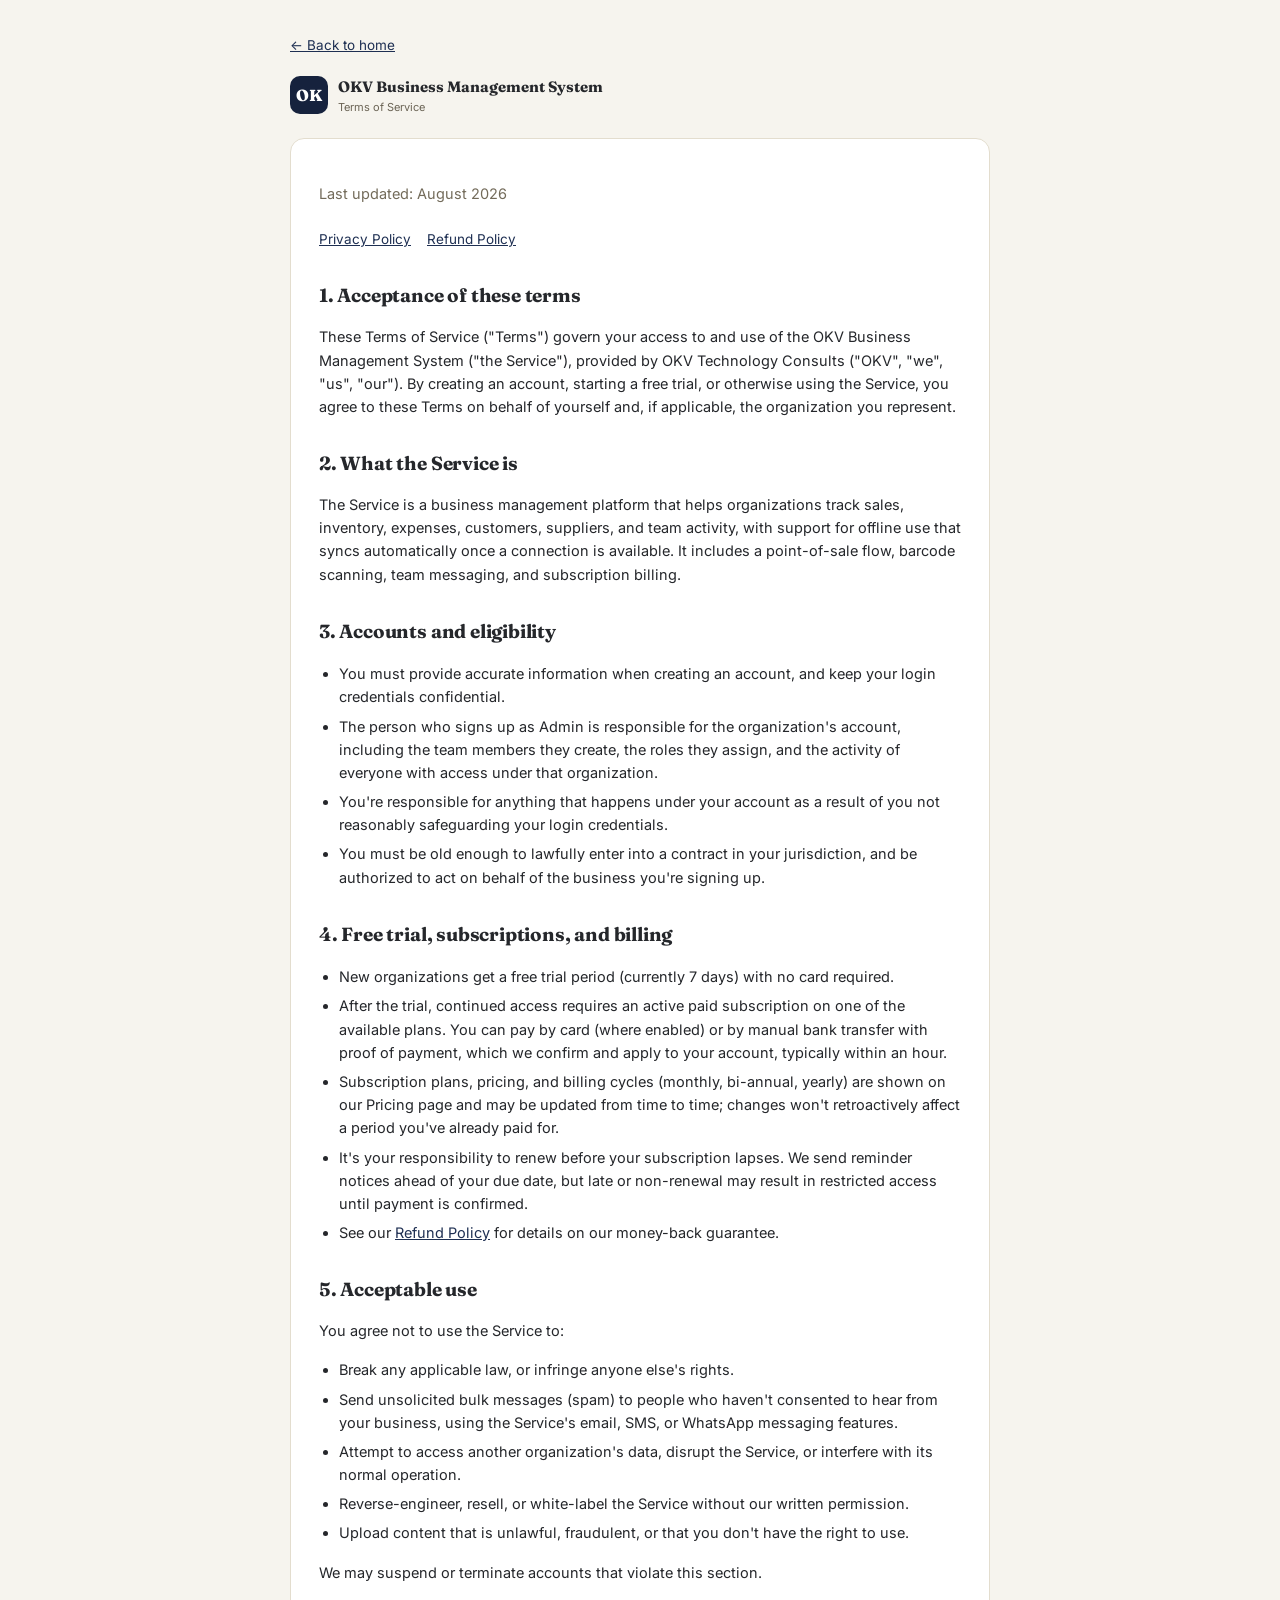
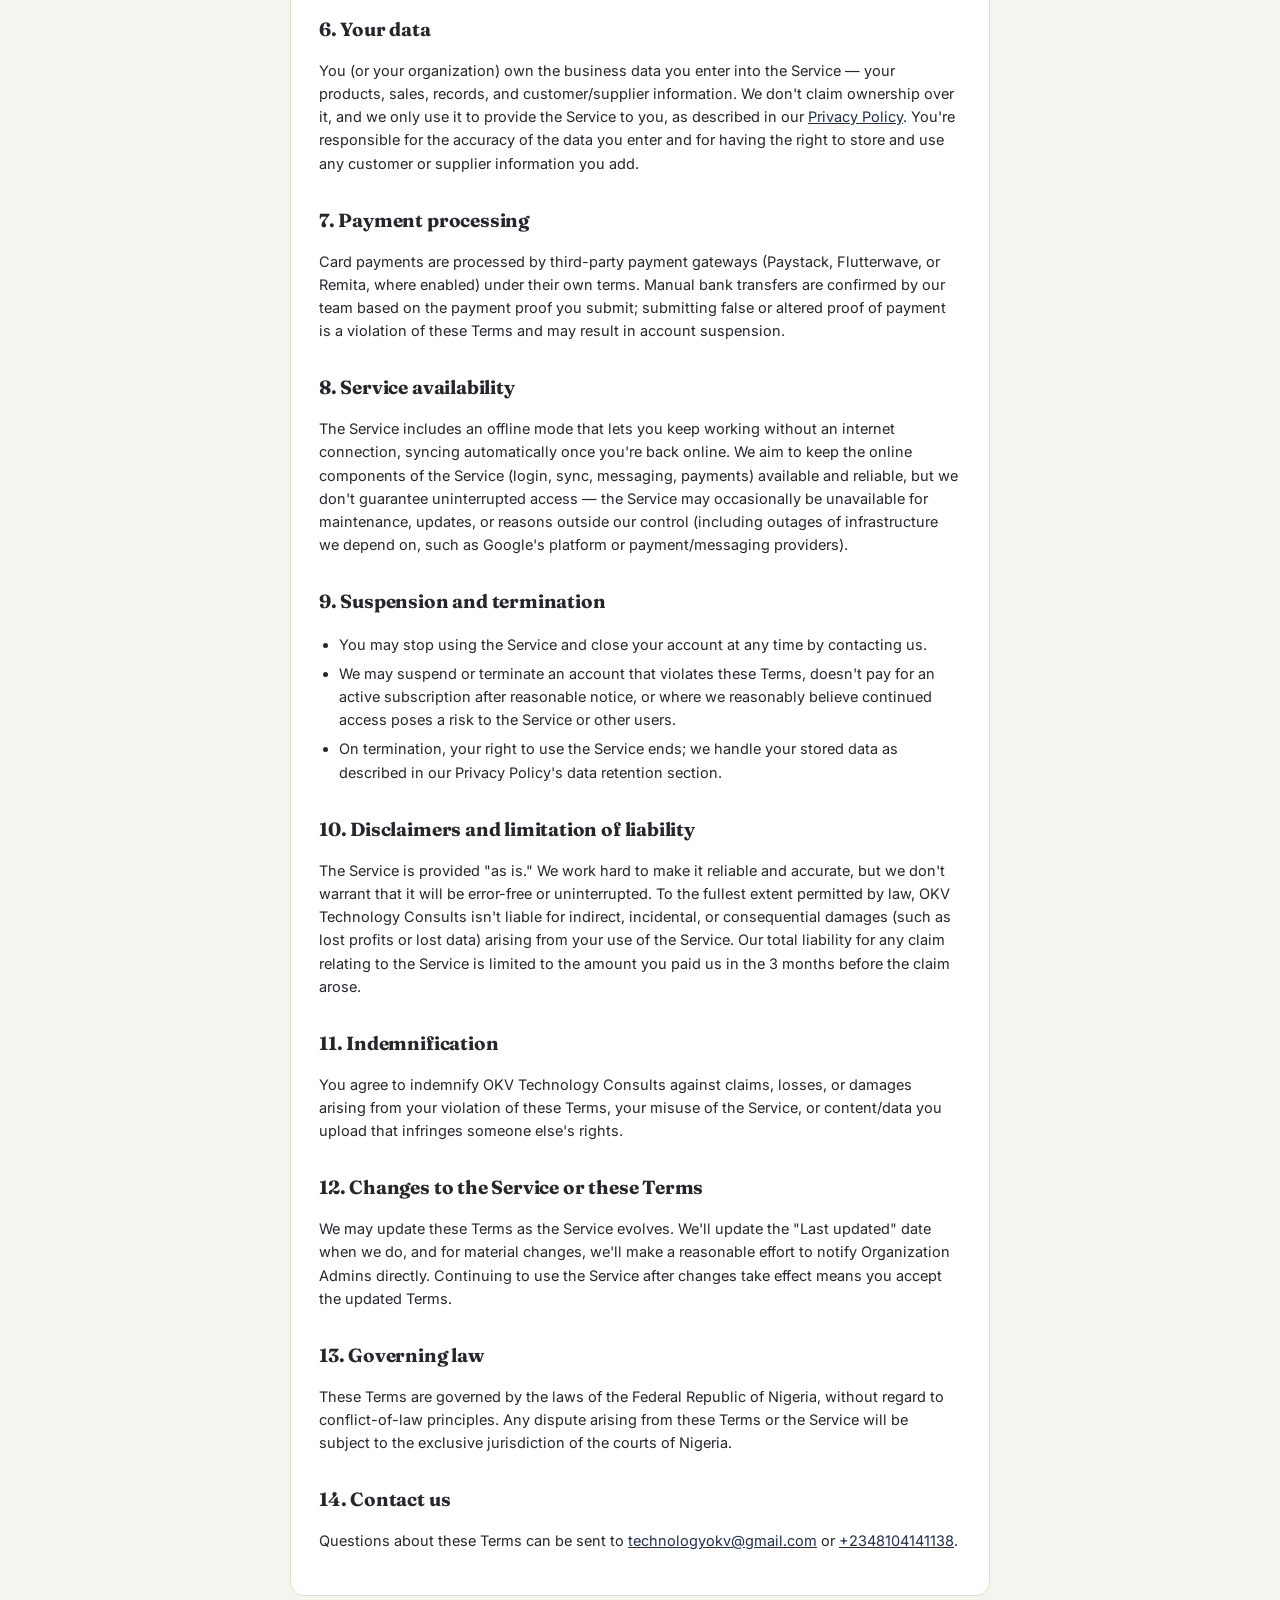
<file: terms.html>
<!DOCTYPE html>
<html lang="en">
<head>
<meta charset="UTF-8">
<meta name="viewport" content="width=device-width, initial-scale=1">
<title>Terms of Service — OKV Business Management System</title>
<link rel="icon" type="image/png" href="icons/icon-192.png">
<link rel="apple-touch-icon" href="icons/icon-192.png">
<style>
@import url('https://fonts.googleapis.com/css2?family=Fraunces:opsz,wght@9..144,500;9..144,600;9..144,700&family=Inter:wght@400;500;600;700&display=swap');

:root{
  --ink:#25272b;
  --paper:#f6f4ee;
  --card:#ffffff;
  --teal:#16223d;
  --teal-2:#1e2f52;
  --gold:#c69a3d;
  --line:#e3ddce;
  --danger:#a4372f;
  --ok:#2f6d4f;
  --radius:14px;
}
*{box-sizing:border-box}
body{
  margin:0; background:var(--paper); color:var(--ink);
  font-family:'Inter',system-ui,sans-serif; line-height:1.6;
}
h1,h2,h3,.display{ font-family:'Fraunces',serif; letter-spacing:-.01em; }
.wrap{ max-width:740px; margin:0 auto; padding:32px 20px 60px; }
.brand{ display:flex; align-items:center; gap:10px; margin-bottom:22px; }
.brand .mark{ width:38px;height:38px;border-radius:10px;background:var(--teal);
  color:#fff;display:flex;align-items:center;justify-content:center;font-family:'Fraunces';font-weight:800;font-size:16px; flex:none; }
.brand .name{ font-family:'Fraunces'; font-weight:700; font-size:15px; }
.brand .name small{ display:block; font-family:'Inter'; font-weight:400; font-size:11px; color:#6b6455; }
a{ color:var(--teal-2); }
.muted{ color:#736b5a; font-size:13.5px; }
.card{ background:var(--card); border:1px solid var(--line); border-radius:var(--radius); padding:28px; }
.card h2{ font-size:19px; margin:30px 0 10px; }
.card h2:first-child{ margin-top:0; }
.card h3{ font-size:15.5px; margin:20px 0 8px; }
.card p, .card li{ font-size:14.5px; }
.card ul{ padding-left:20px; }
.card li{ margin-bottom:6px; }
.legal-nav{ display:flex; gap:16px; flex-wrap:wrap; margin:0 0 20px; font-size:13.5px; }
.updated{ font-size:12.5px; color:#736b5a; margin-bottom:24px; }
.divider{ height:1px; background:var(--line); margin:26px 0; }
.back-link{ display:inline-block; margin-bottom:18px; font-size:13.5px; }
@media (max-width:640px){
  .card{ padding:20px; }
  .wrap{ padding:22px 14px 50px; }
  h1{ font-size:24px; }
}
</style>
</head>
<body>
<div class="wrap">
  <a href="index.html" class="back-link">← Back to home</a>
  <div class="brand"><div class="mark">OK</div><div class="name" id="orgName">OKV Business Management System<small>Terms of Service</small></div></div>

  <div class="card">
    <p class="updated">Last updated: August 2026</p>
    <div class="legal-nav">
      <a href="privacy.html">Privacy Policy</a>
      <a href="refund-policy.html">Refund Policy</a>
    </div>

    <h2>1. Acceptance of these terms</h2>
    <p>These Terms of Service ("Terms") govern your access to and use of the OKV Business Management System ("the Service"), provided by OKV Technology Consults ("OKV", "we", "us", "our"). By creating an account, starting a free trial, or otherwise using the Service, you agree to these Terms on behalf of yourself and, if applicable, the organization you represent.</p>

    <h2>2. What the Service is</h2>
    <p>The Service is a business management platform that helps organizations track sales, inventory, expenses, customers, suppliers, and team activity, with support for offline use that syncs automatically once a connection is available. It includes a point-of-sale flow, barcode scanning, team messaging, and subscription billing.</p>

    <h2>3. Accounts and eligibility</h2>
    <ul>
      <li>You must provide accurate information when creating an account, and keep your login credentials confidential.</li>
      <li>The person who signs up as Admin is responsible for the organization's account, including the team members they create, the roles they assign, and the activity of everyone with access under that organization.</li>
      <li>You're responsible for anything that happens under your account as a result of you not reasonably safeguarding your login credentials.</li>
      <li>You must be old enough to lawfully enter into a contract in your jurisdiction, and be authorized to act on behalf of the business you're signing up.</li>
    </ul>

    <h2>4. Free trial, subscriptions, and billing</h2>
    <ul>
      <li>New organizations get a free trial period (currently 7 days) with no card required.</li>
      <li>After the trial, continued access requires an active paid subscription on one of the available plans. You can pay by card (where enabled) or by manual bank transfer with proof of payment, which we confirm and apply to your account, typically within an hour.</li>
      <li>Subscription plans, pricing, and billing cycles (monthly, bi-annual, yearly) are shown on our Pricing page and may be updated from time to time; changes won't retroactively affect a period you've already paid for.</li>
      <li>It's your responsibility to renew before your subscription lapses. We send reminder notices ahead of your due date, but late or non-renewal may result in restricted access until payment is confirmed.</li>
      <li>See our <a href="refund-policy.html">Refund Policy</a> for details on our money-back guarantee.</li>
    </ul>

    <h2>5. Acceptable use</h2>
    <p>You agree not to use the Service to:</p>
    <ul>
      <li>Break any applicable law, or infringe anyone else's rights.</li>
      <li>Send unsolicited bulk messages (spam) to people who haven't consented to hear from your business, using the Service's email, SMS, or WhatsApp messaging features.</li>
      <li>Attempt to access another organization's data, disrupt the Service, or interfere with its normal operation.</li>
      <li>Reverse-engineer, resell, or white-label the Service without our written permission.</li>
      <li>Upload content that is unlawful, fraudulent, or that you don't have the right to use.</li>
    </ul>
    <p>We may suspend or terminate accounts that violate this section.</p>

    <h2>6. Your data</h2>
    <p>You (or your organization) own the business data you enter into the Service — your products, sales, records, and customer/supplier information. We don't claim ownership over it, and we only use it to provide the Service to you, as described in our <a href="privacy.html">Privacy Policy</a>. You're responsible for the accuracy of the data you enter and for having the right to store and use any customer or supplier information you add.</p>

    <h2>7. Payment processing</h2>
    <p>Card payments are processed by third-party payment gateways (Paystack, Flutterwave, or Remita, where enabled) under their own terms. Manual bank transfers are confirmed by our team based on the payment proof you submit; submitting false or altered proof of payment is a violation of these Terms and may result in account suspension.</p>

    <h2>8. Service availability</h2>
    <p>The Service includes an offline mode that lets you keep working without an internet connection, syncing automatically once you're back online. We aim to keep the online components of the Service (login, sync, messaging, payments) available and reliable, but we don't guarantee uninterrupted access — the Service may occasionally be unavailable for maintenance, updates, or reasons outside our control (including outages of infrastructure we depend on, such as Google's platform or payment/messaging providers).</p>

    <h2>9. Suspension and termination</h2>
    <ul>
      <li>You may stop using the Service and close your account at any time by contacting us.</li>
      <li>We may suspend or terminate an account that violates these Terms, doesn't pay for an active subscription after reasonable notice, or where we reasonably believe continued access poses a risk to the Service or other users.</li>
      <li>On termination, your right to use the Service ends; we handle your stored data as described in our Privacy Policy's data retention section.</li>
    </ul>

    <h2>10. Disclaimers and limitation of liability</h2>
    <p>The Service is provided "as is." We work hard to make it reliable and accurate, but we don't warrant that it will be error-free or uninterrupted. To the fullest extent permitted by law, OKV Technology Consults isn't liable for indirect, incidental, or consequential damages (such as lost profits or lost data) arising from your use of the Service. Our total liability for any claim relating to the Service is limited to the amount you paid us in the 3 months before the claim arose.</p>

    <h2>11. Indemnification</h2>
    <p>You agree to indemnify OKV Technology Consults against claims, losses, or damages arising from your violation of these Terms, your misuse of the Service, or content/data you upload that infringes someone else's rights.</p>

    <h2>12. Changes to the Service or these Terms</h2>
    <p>We may update these Terms as the Service evolves. We'll update the "Last updated" date when we do, and for material changes, we'll make a reasonable effort to notify Organization Admins directly. Continuing to use the Service after changes take effect means you accept the updated Terms.</p>

    <h2>13. Governing law</h2>
    <p>These Terms are governed by the laws of the Federal Republic of Nigeria, without regard to conflict-of-law principles. Any dispute arising from these Terms or the Service will be subject to the exclusive jurisdiction of the courts of Nigeria.</p>

    <h2>14. Contact us</h2>
    <p>Questions about these Terms can be sent to <a href="mailto:technologyokv@gmail.com" id="footerEmail">technologyokv@gmail.com</a> or <a href="tel:+2348104141138" id="footerPhone">+234 810 414 1138</a>.</p>
  </div>
</div>

<script src="app-common.js"></script>
<script>
loadLiveSettings().then(() => {
  applyBranding();
  const e = document.getElementById('footerEmail'); if (e) { e.textContent = SUPPORT_EMAIL; e.href = 'mailto:' + SUPPORT_EMAIL; }
  const p = document.getElementById('footerPhone'); if (p) { p.textContent = SUPPORT_PHONE; p.href = 'tel:' + SUPPORT_PHONE.replace(/\s/g, ''); }
});
</script>
</body>
</html>
</file>
